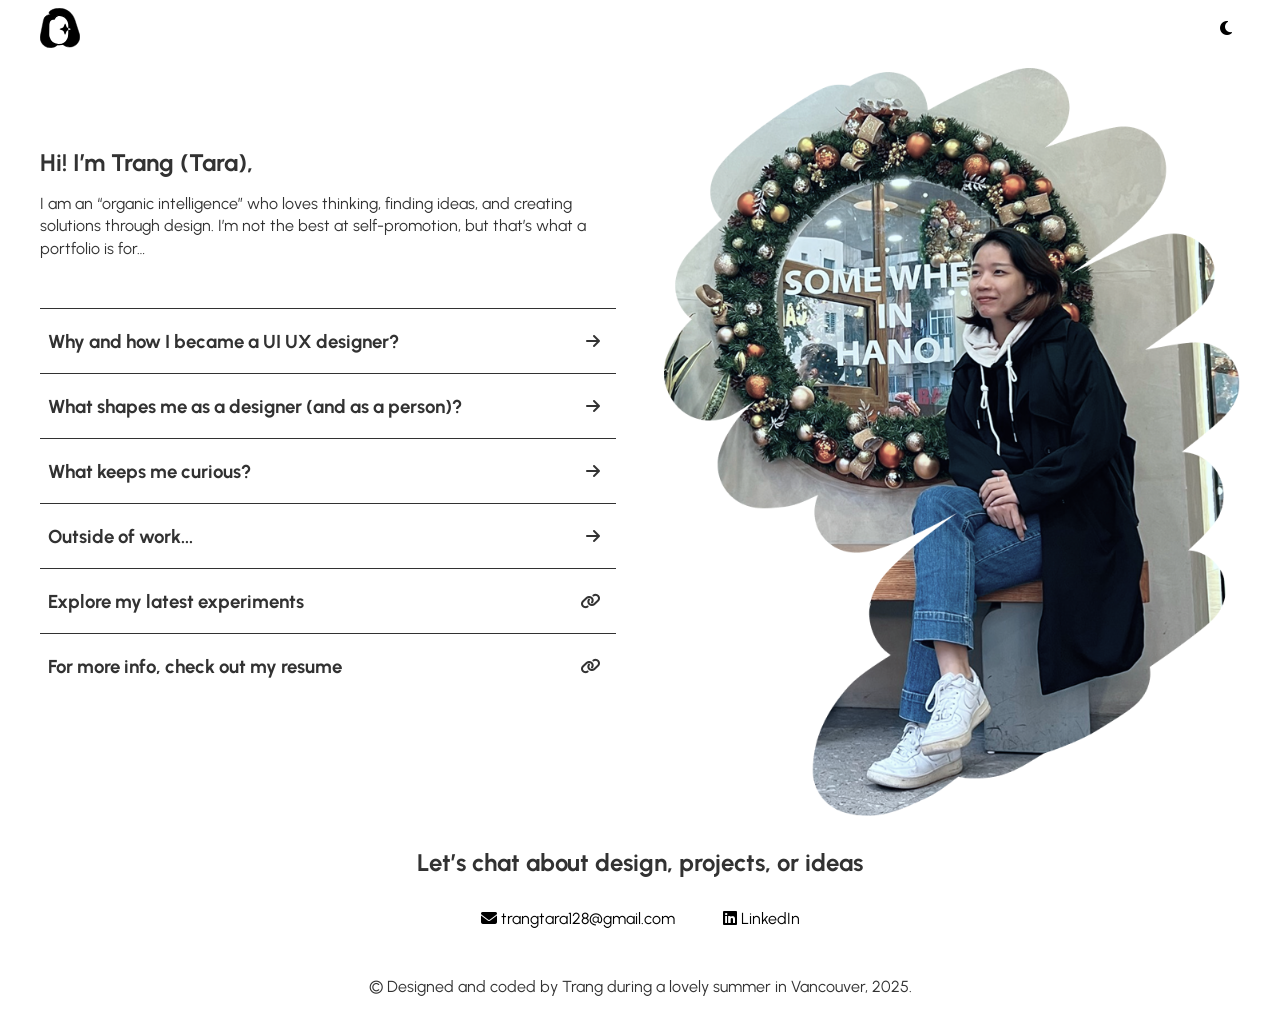
<file: about.html>
<!DOCTYPE html>
<html lang="en">
  <head>
    <meta charset="UTF-8" />
    <meta name="viewport" content="width=device-width, initial-scale=1.0" />

    <meta name="description" content="Welcome to Tara's personal website portfolio. I am an UI/UX Designer 5+ years in Branding and Project Management">
    <title>Trang Tara</title>
    <link rel="stylesheet" href="./css/about.css" />
    <script src="./Js/about.js" defer></script>

    <link rel="preconnect" href="https://fonts.googleapis.com" />
    <link rel="preconnect" href="https://fonts.gstatic.com" crossorigin />
    <link
      href="https://fonts.googleapis.com/css2?family=Nunito:ital,wght@0,200..1000;1,200..1000&family=Urbanist:ital,wght@0,100..900;1,100..900&display=swap"
      rel="stylesheet"
    />
    <link
      rel="stylesheet"
      href="https://cdnjs.cloudflare.com/ajax/libs/font-awesome/6.5.2/css/all.min.css"
      integrity="sha512-SnH5WK+bZxgPHs44uWIX+LLJAJ9/2PkPKZ5QiAj6Ta86w+fsb2TkcmfRyVX3pBnMFcV7oQPJkl9QevSCWr3W6A=="
      crossorigin="anonymous"
      referrerpolicy="no-referrer"
    />
    <link class="favicon" rel="icon" href="./images/favicon-dark.svg" type="image/svg+xml">
  </head>
  <body>
    <header>
      <nav class="header-nav nav" id="nav">
        <div class="header-nav-wrapper">
          <ul>
            <li class="li-menu-icon">
              <a class="menu-icon" href=""><i class="fa-solid fa-ellipsis-vertical"></i></a>
            </li>
            <li>
              <a href="./index.html">
                <img src="./images/logo.svg" alt="logo" /><span>tara</span></a
              >
            </li>
            <li>
              <a onclick=" alert(`Dark mode will be updated soon!`)"  id="darkmode" class="darkmode" href=""> <i class="fa-solid fa-moon"></i></a>
              <a id="lightmode" class="lightmode" href=""><i class="fa-solid fa-sun"></i></a>
            </li>
          </ul>
        </div>
      </nav>
    </header>
    <main>
      <section id="about-me">
        <div class="content-wrapper">
          <div class="intro-text">
            <h2>Hi! I’m Trang (Tara),</h2>
            <p>I am an “organic intelligence” who loves thinking, finding ideas, and creating solutions through design. I’m not the best at self-promotion, but that’s what a portfolio is for…</p>
          </div>
       
          <div class="questions">
            <div class="question-wrapper q1-wrapper">
              <div class="topic">
                <h3 >
                  Why and how I became a UI UX designer?
                </h3>
                <div class="arrow-icon icon1"><i class="fa-solid fa-arrow-right"></i></div>
              </div>
              <div class="answer1">
                <p>I did not know UI UX was a thing when I chose Marketing as my major in 2014. After graduating, I spent years working in marketing, utilizing my creativity and analytical mindset in connecting brands and customers. </br> </br>During that journey, I got the chance to overlook my brand’s applications (bodyKey app) and later become project manager for creating the Nutrilite Health Run app. And that’s when I realized:
              <span>Product design is at the intersection of all the strengths that I have discovered through my professional career</span></br></br>
              Despite the love for brand marketing, I found product design was the thing I wanted to pursue. Fast forward to now, I’m in Vancouver, working as a UI UX designer and sharpening my skills towards becoming a product designer in the future.
              </p>
              </div>
            </div>
            
            <div class="question-wrapper  q2-wrapper">
              <div class="topic">
                <h3 >
                  What shapes me as a designer (and as a person)?
                </h3>
                <div class="arrow-icon icon2"><i class="fa-solid fa-arrow-right"></i></div>
              </div>
              <div class="answer2">
                <p><span>Adaptable</span> <span> Practical</span> <span>Goal-oriented</span> </br></br>
                  Took me years of experimenting in different working environments, taking a broad range of responsibility, and analyzing feedback to condense into these 3 words that best describe me. These qualities make me a reliable team member, employee, leader, and friend. It also keeps me moving forward and becoming a better person and a better designer.

              </p>
              </div>
            </div>

              <div class="question-wrapper  q3-wrapper">
              <div class="topic">
                <h3 >
                  What keeps me curious?
                </h3>
                <div class="arrow-icon icon3"><i class="fa-solid fa-arrow-right"></i></div>
              </div>
              <div class="answer3">
                <p> I am not just interested in creating beautiful designs. I’m also curious about the whole process from creating to bringing that design to life, shifting the final product to users and customers. That’s what drives me in learning about programing alongside with design and aiming to become a product designer soon. 
              </p>
              </div>
            </div>

              <div class="question-wrapper  q4-wrapper">
              <div class="topic">
                <h3 >
                  Outside of work...
                </h3>
                <div class="arrow-icon icon4"><i class="fa-solid fa-arrow-right"></i></div>
              </div>
              <div class="answer4">
                <p> I’m all about <span>balance</span>: 
                 
                      sketching whatever inspires me, connecting with friends (through board games, coffee chat, and hiking), diving into movies, and enjoying the beauty of life through randomly admiring the world around me;  also a bit of  <span>self-improvement</span> like learning languages and building strength at the gym.

                </br>   </br> 
                你好，我现在在学汉语.
                
                </br> 
                Bonjour, je suis débutante en français.
                  

                      
                  
              </p>
              </div>
            </div>
            
             <div onclick=" window.open('/index.html#project')" class="more-projects">
              <div class="topic">
                <h3 >
                 Explore my latest experiments
                </h3>
                <div class="arrow-icon icon4"><i class="fa-solid fa-link"></i></div>
              </div>
            </div>

            <div onclick="window.open('./Trang_Resume.pdf', '_blank')">
              <div class="topic">
                <h3 >
                 For more info, check out my resume
                </h3>
                <div class="arrow-icon icon4"><i class="fa-solid fa-link"></i></i></div>
              </div>
            </div>
          </div>

        </div>

           <div class="img-wrapper">
          <img src="./images/about/hanoi.png" alt="hanoi photo">
        </div>
       
      </section>

      <section id="contact" class="contact">
        <div class="contact">
          <h2>Let’s chat about design, projects, or ideas</h2>
          <ul>
            <li>
              <a href="mailto:trangtara128@gmail.com" target="_blank"
                ><i class="fa-solid fa-envelope"></i>
                <span>trangtara128@gmail.com</span></a
              >
            </li>
            <li>
              <a href="https://www.linkedin.com/in/trang-tara/"
              target="_blank"  ><i class="fa-brands fa-linkedin"></i> <span>LinkedIn</span></a
              >
            </li>
          
          </ul>
        </div>
      </section>
    </main>
    <footer>
      <p>
        &copy; Designed and coded by Trang during a lovely summer in Vancouver,
        2025.
      </p>
    </footer>
  </body>
</html>
</file>
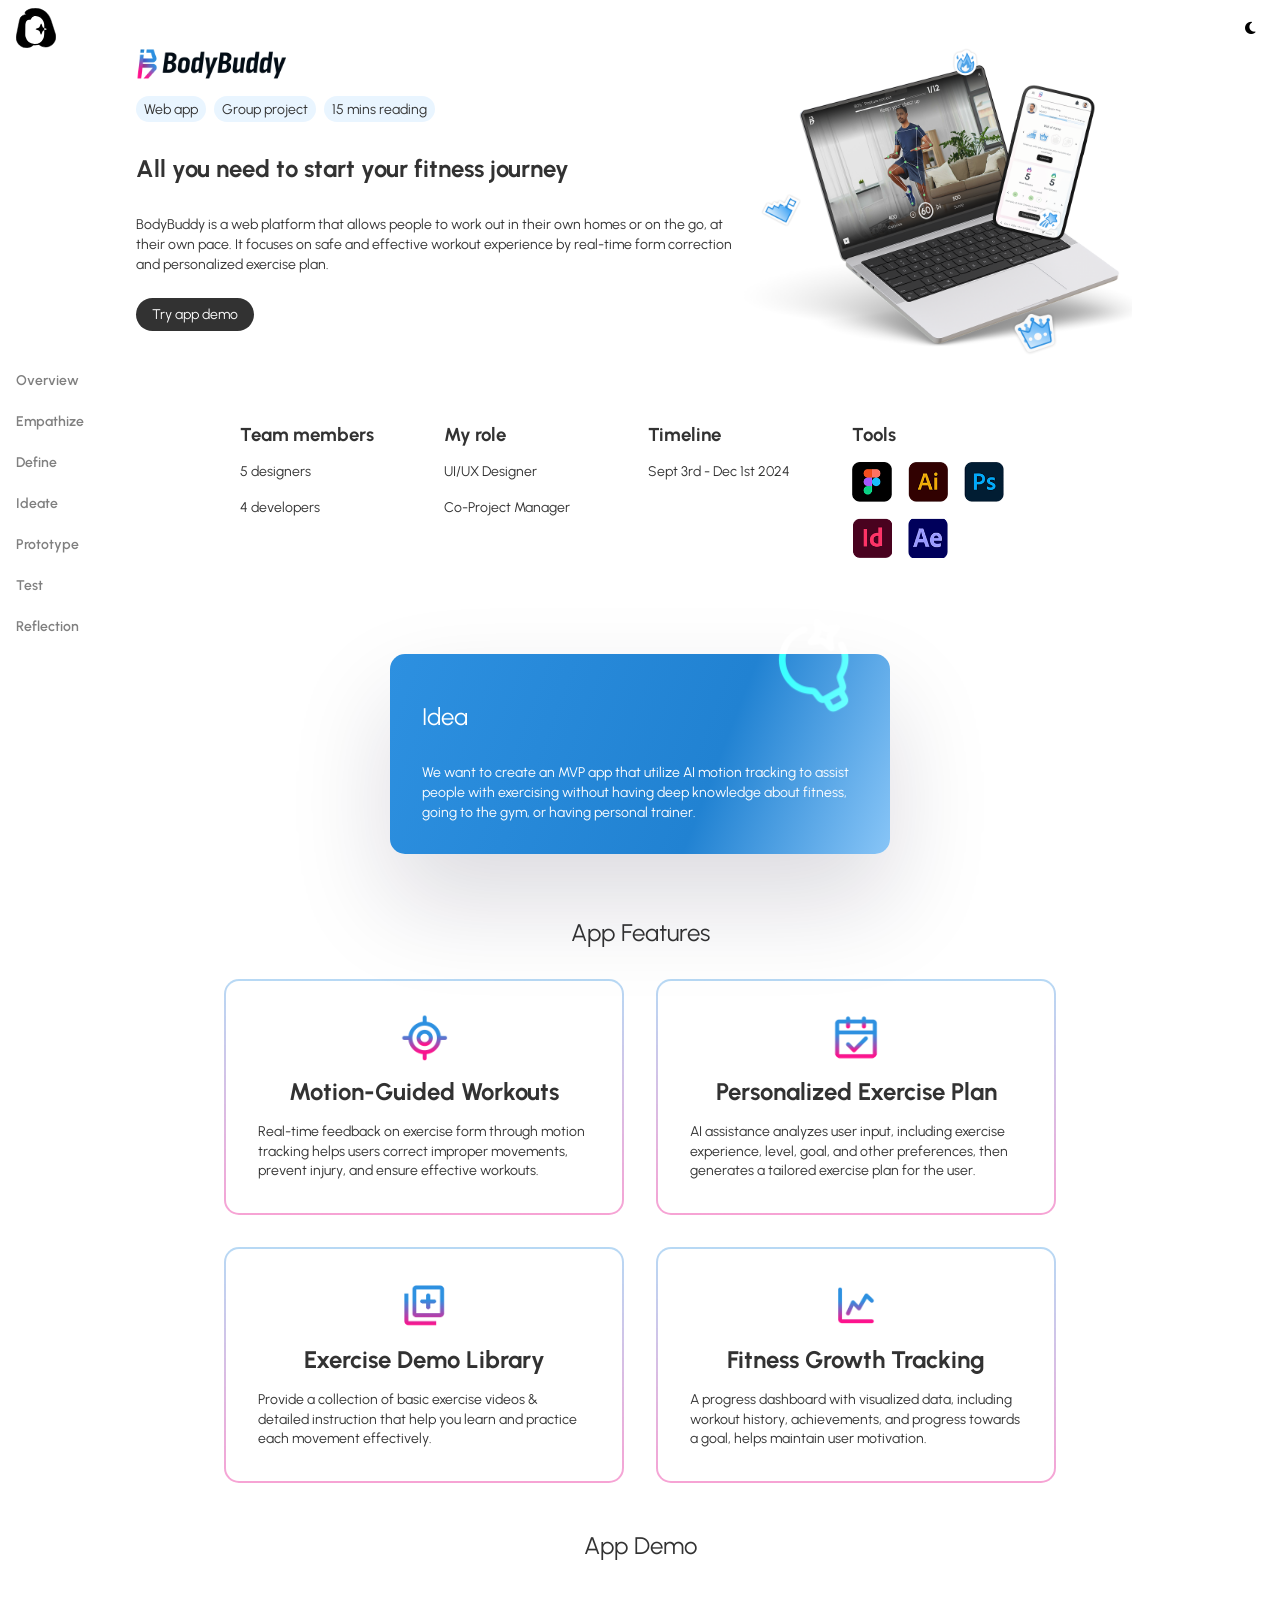
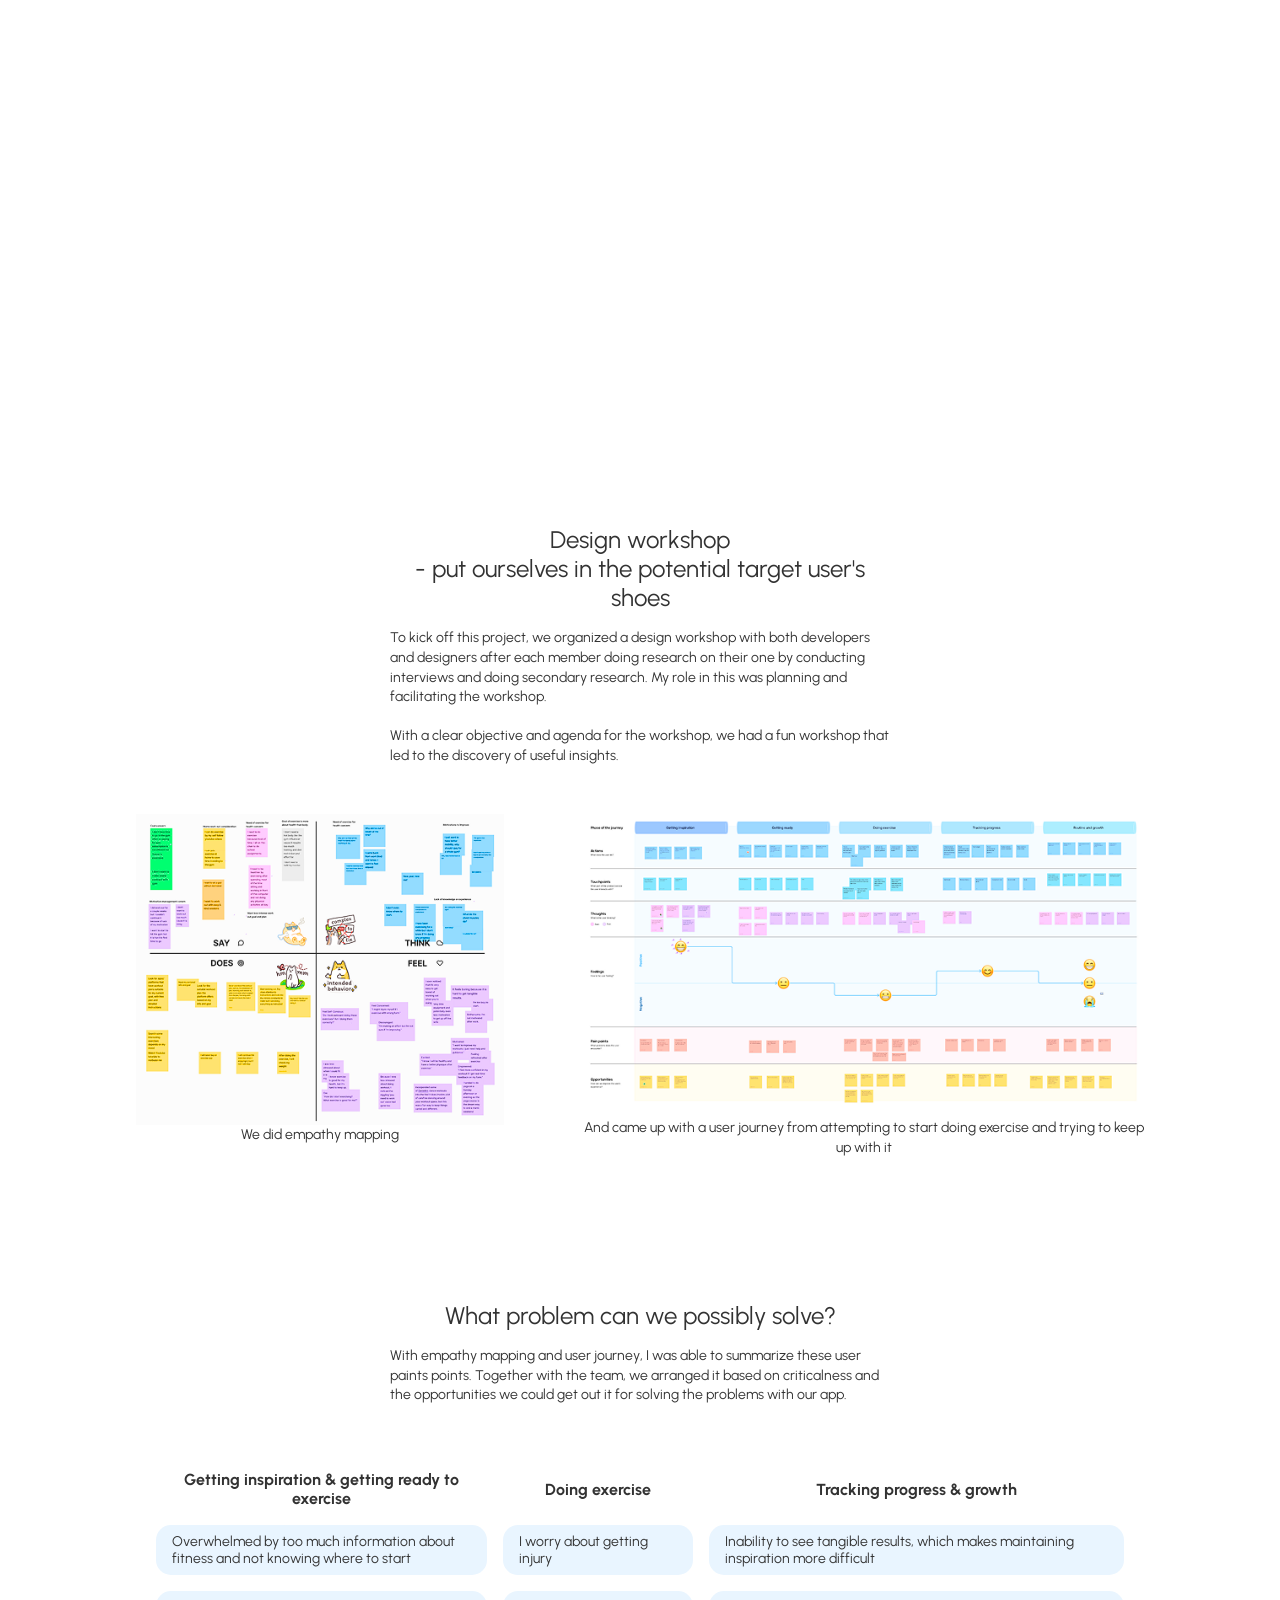
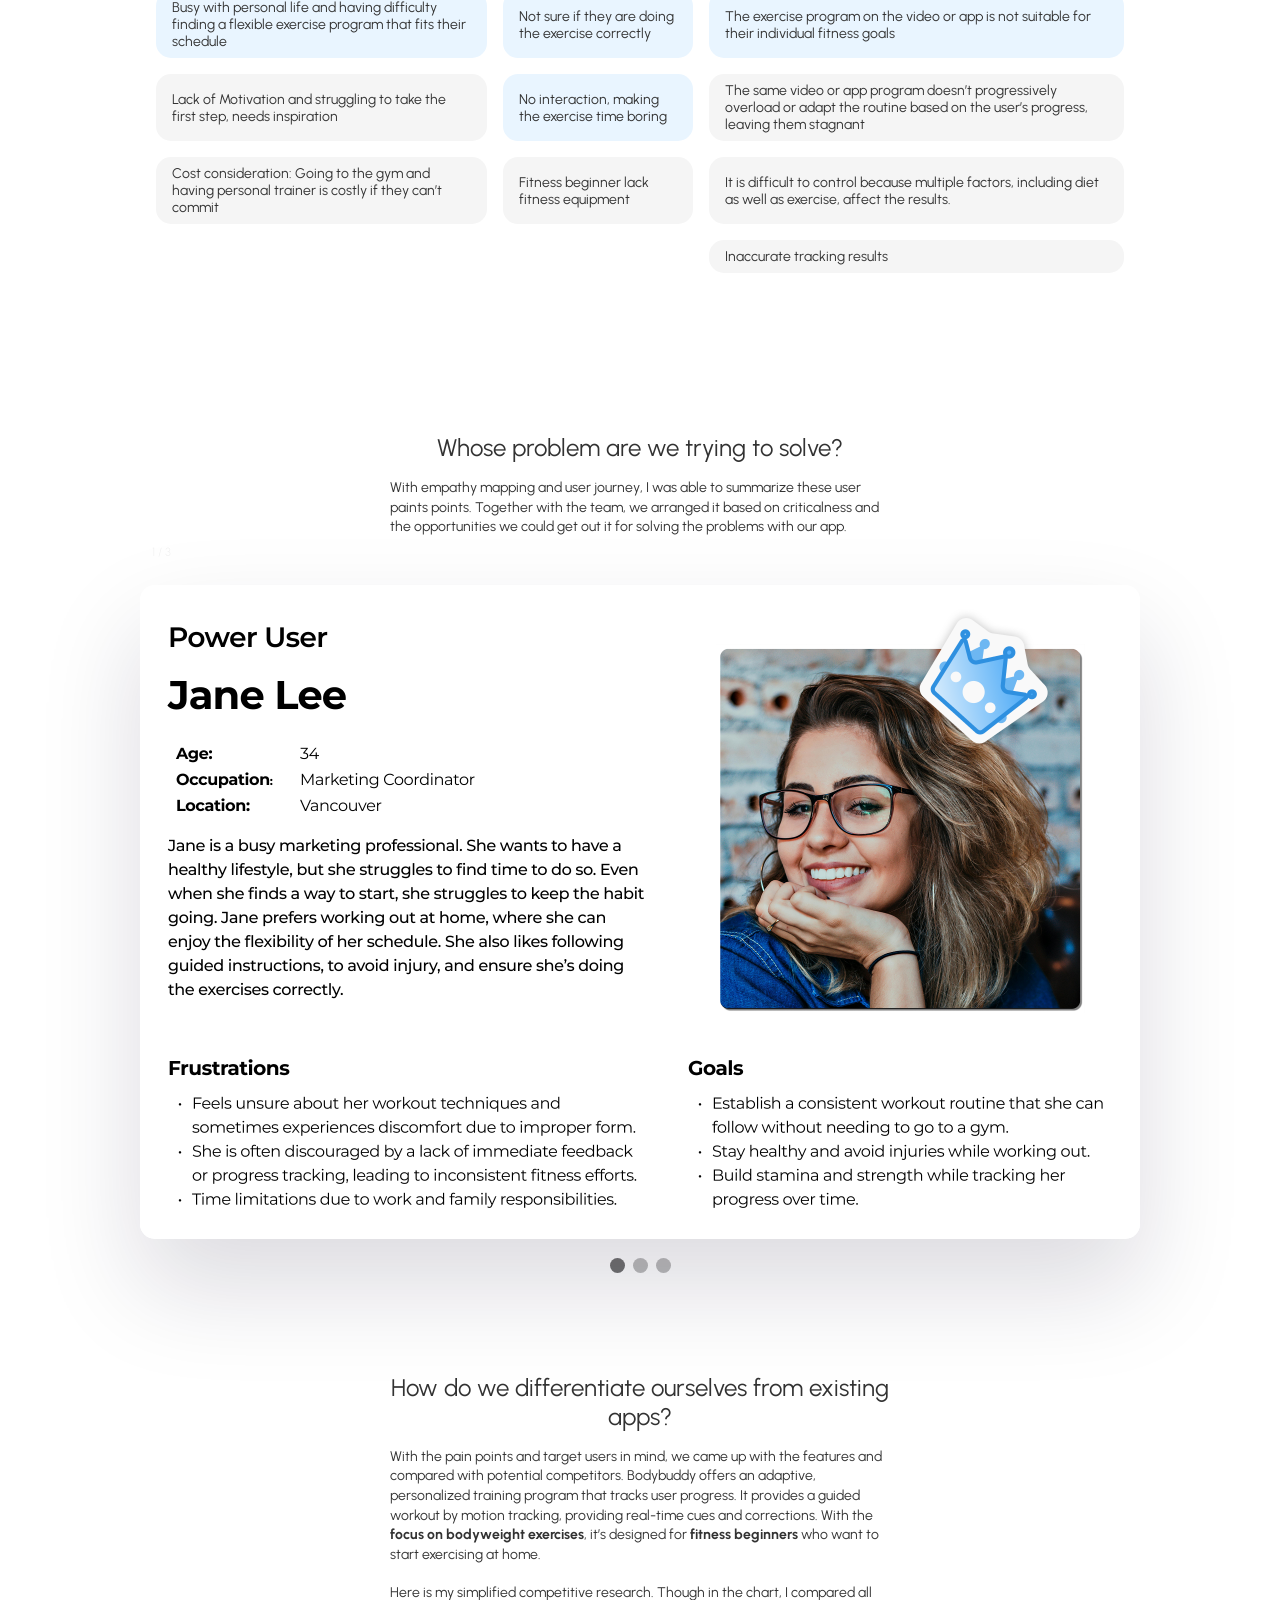
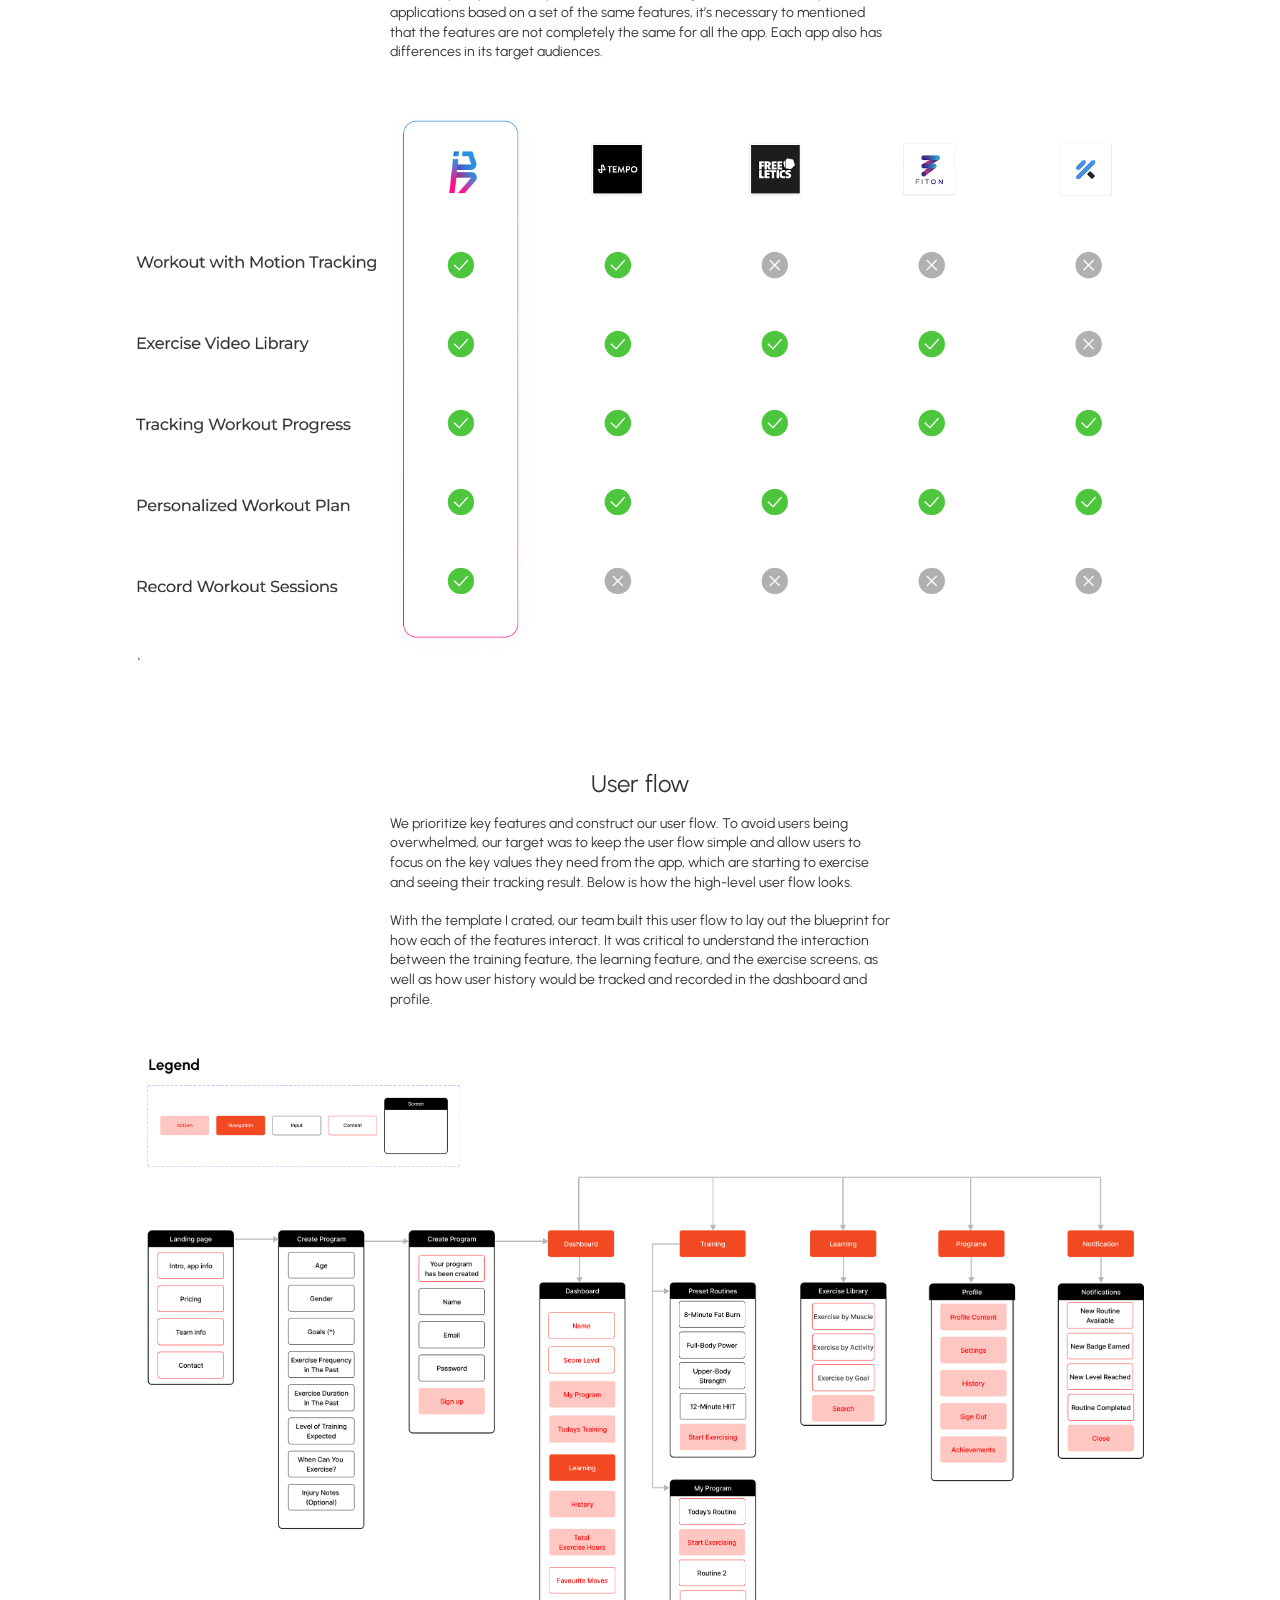
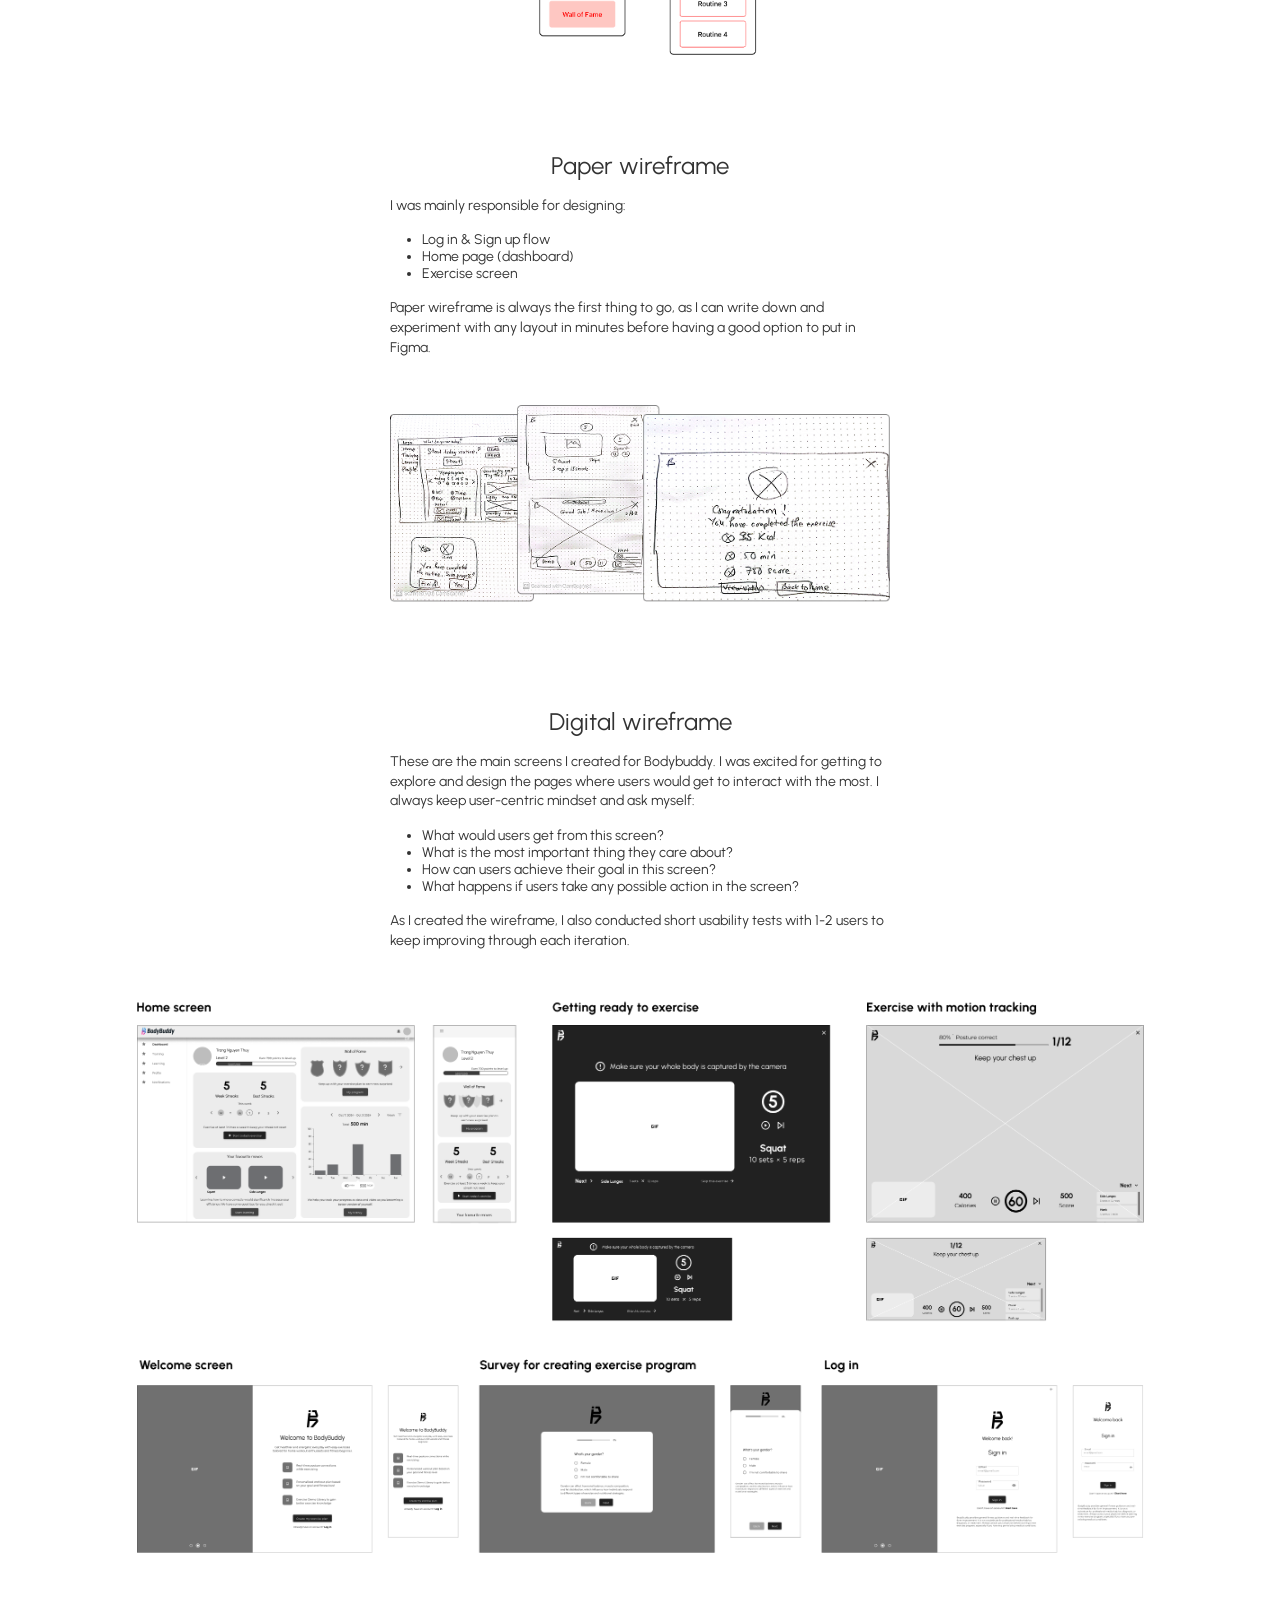
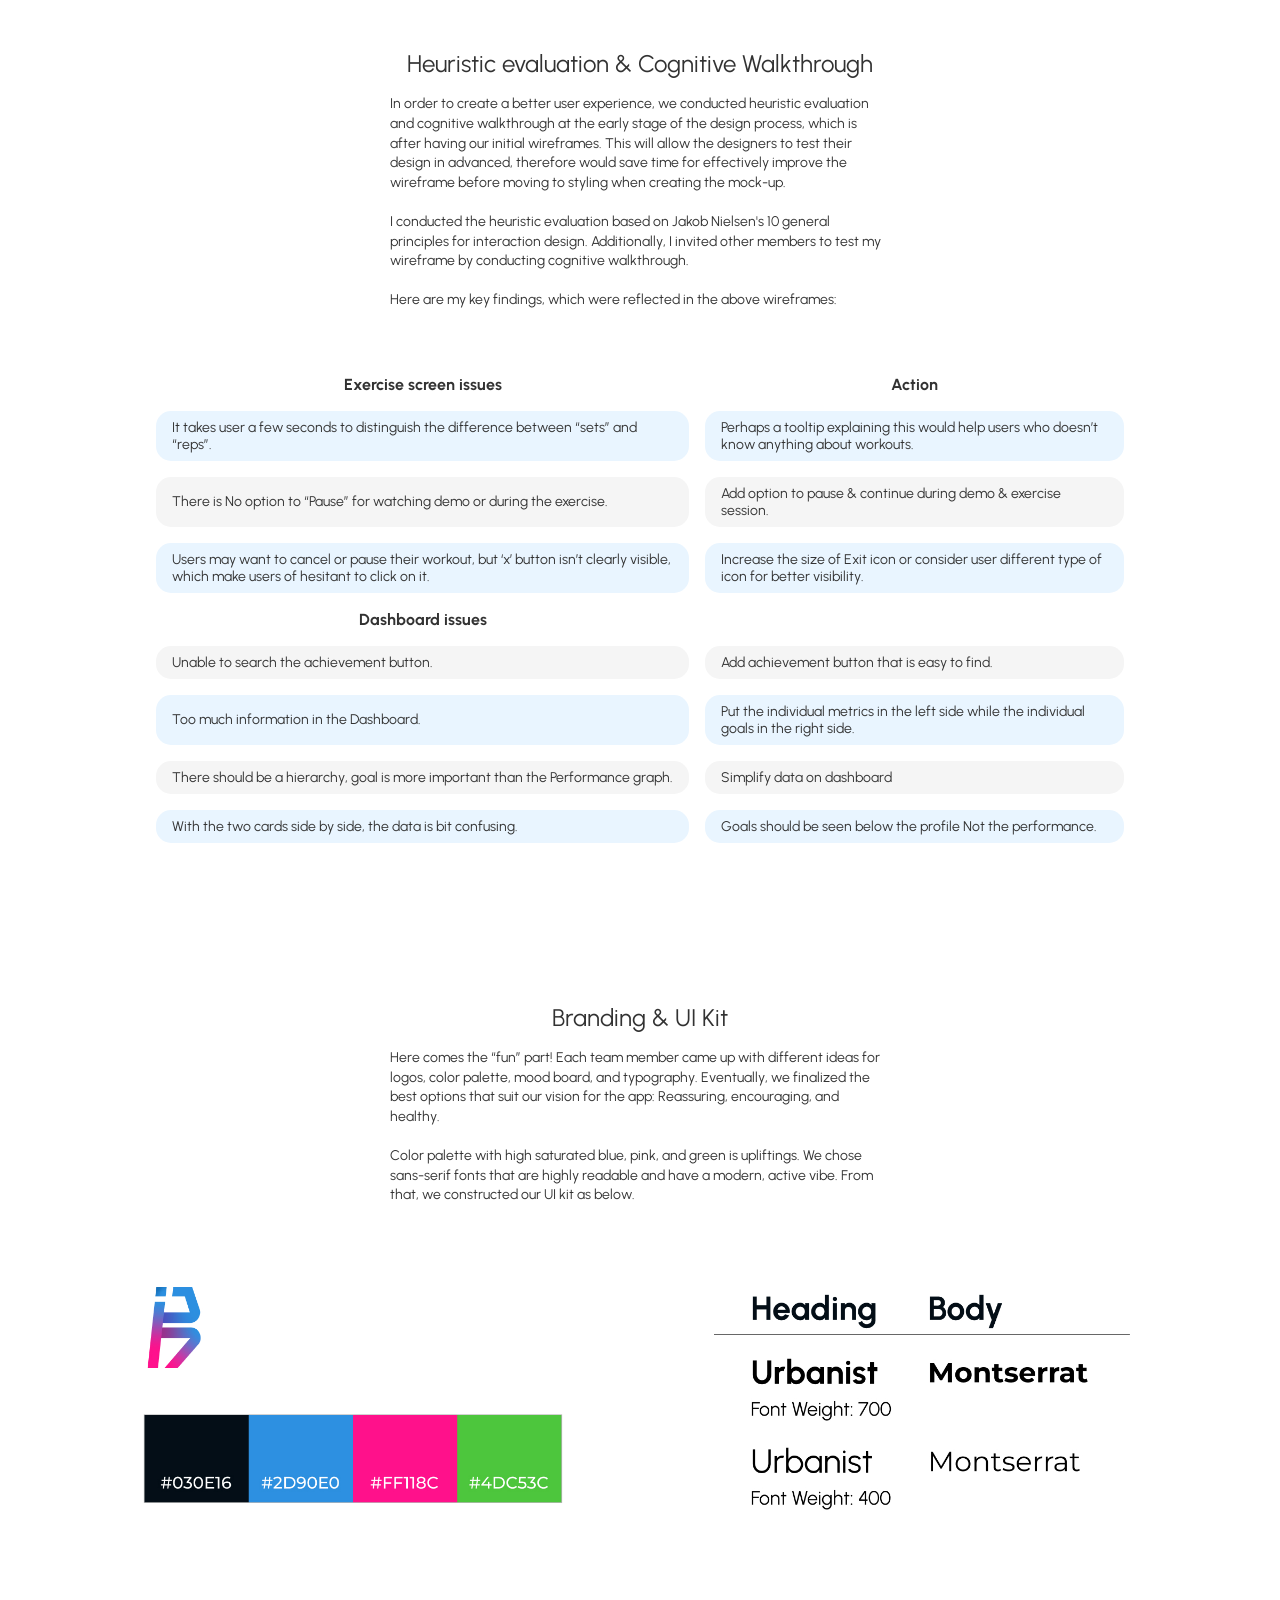
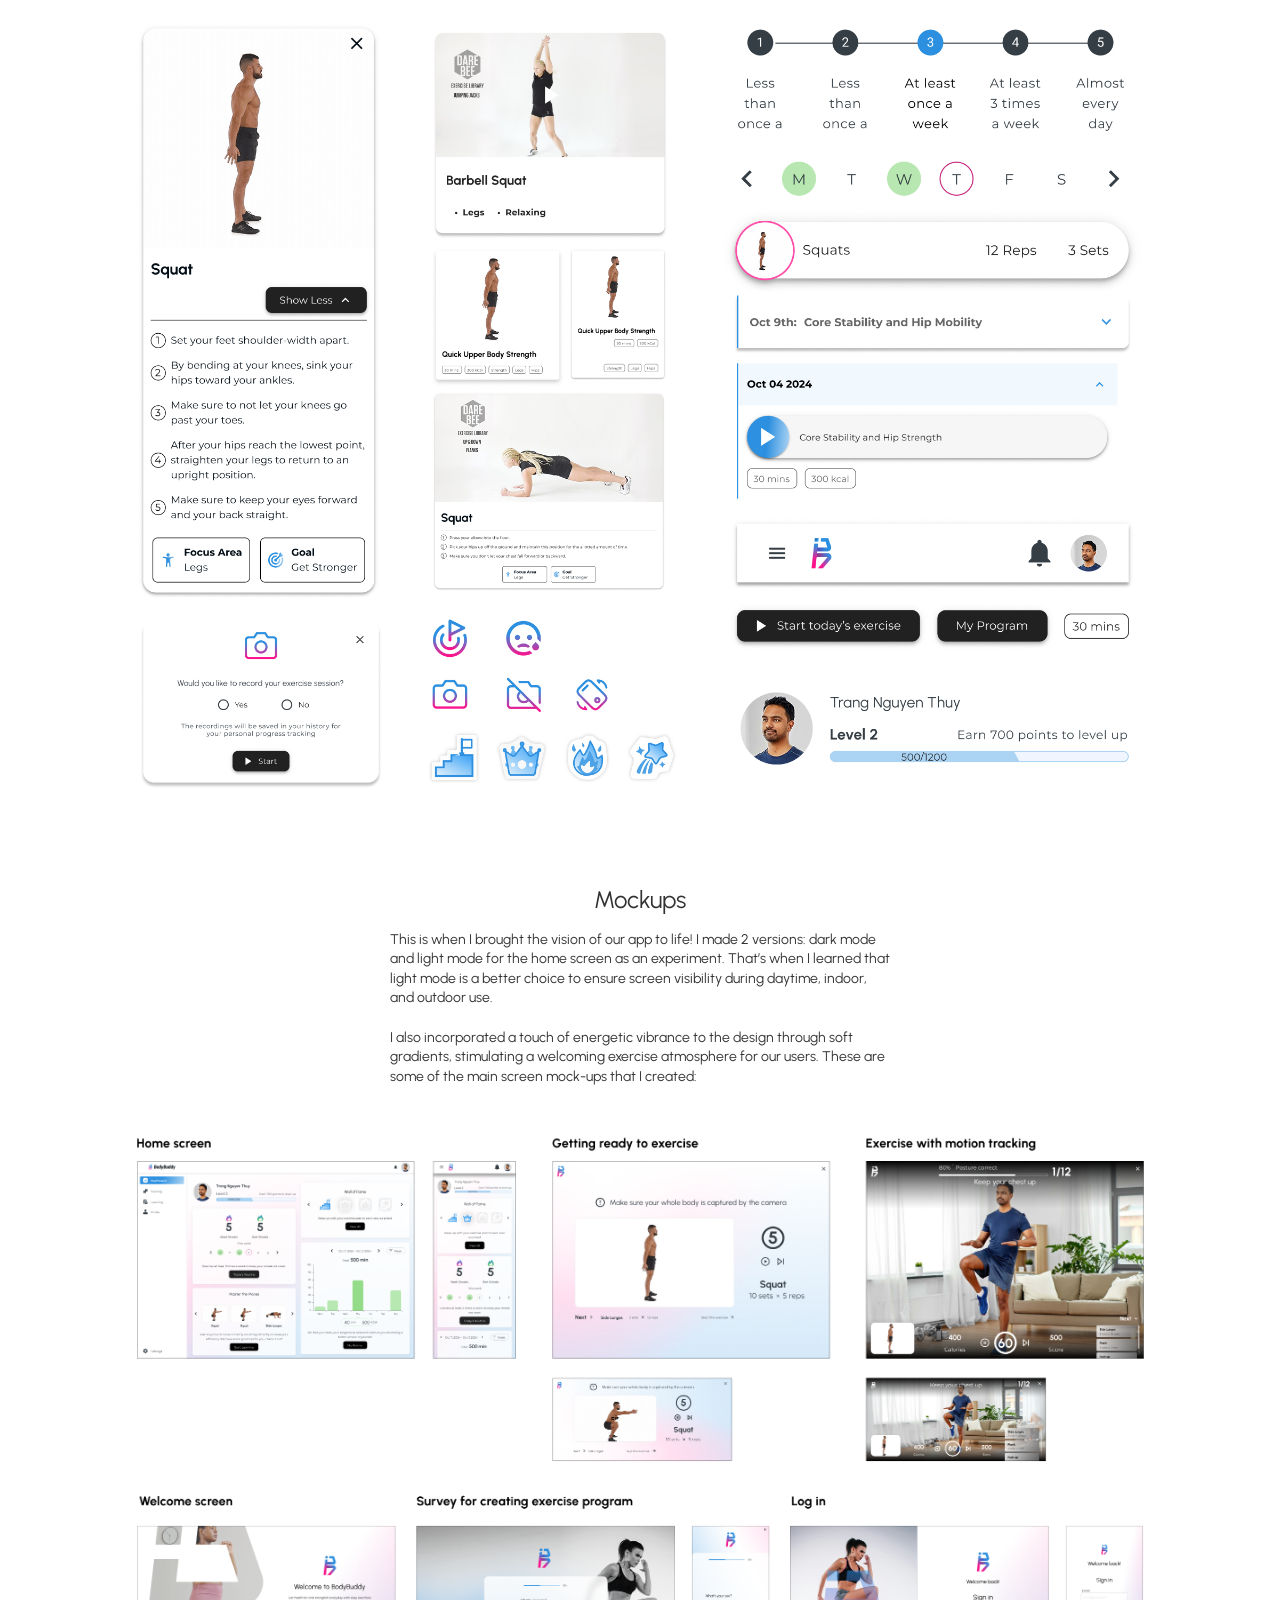
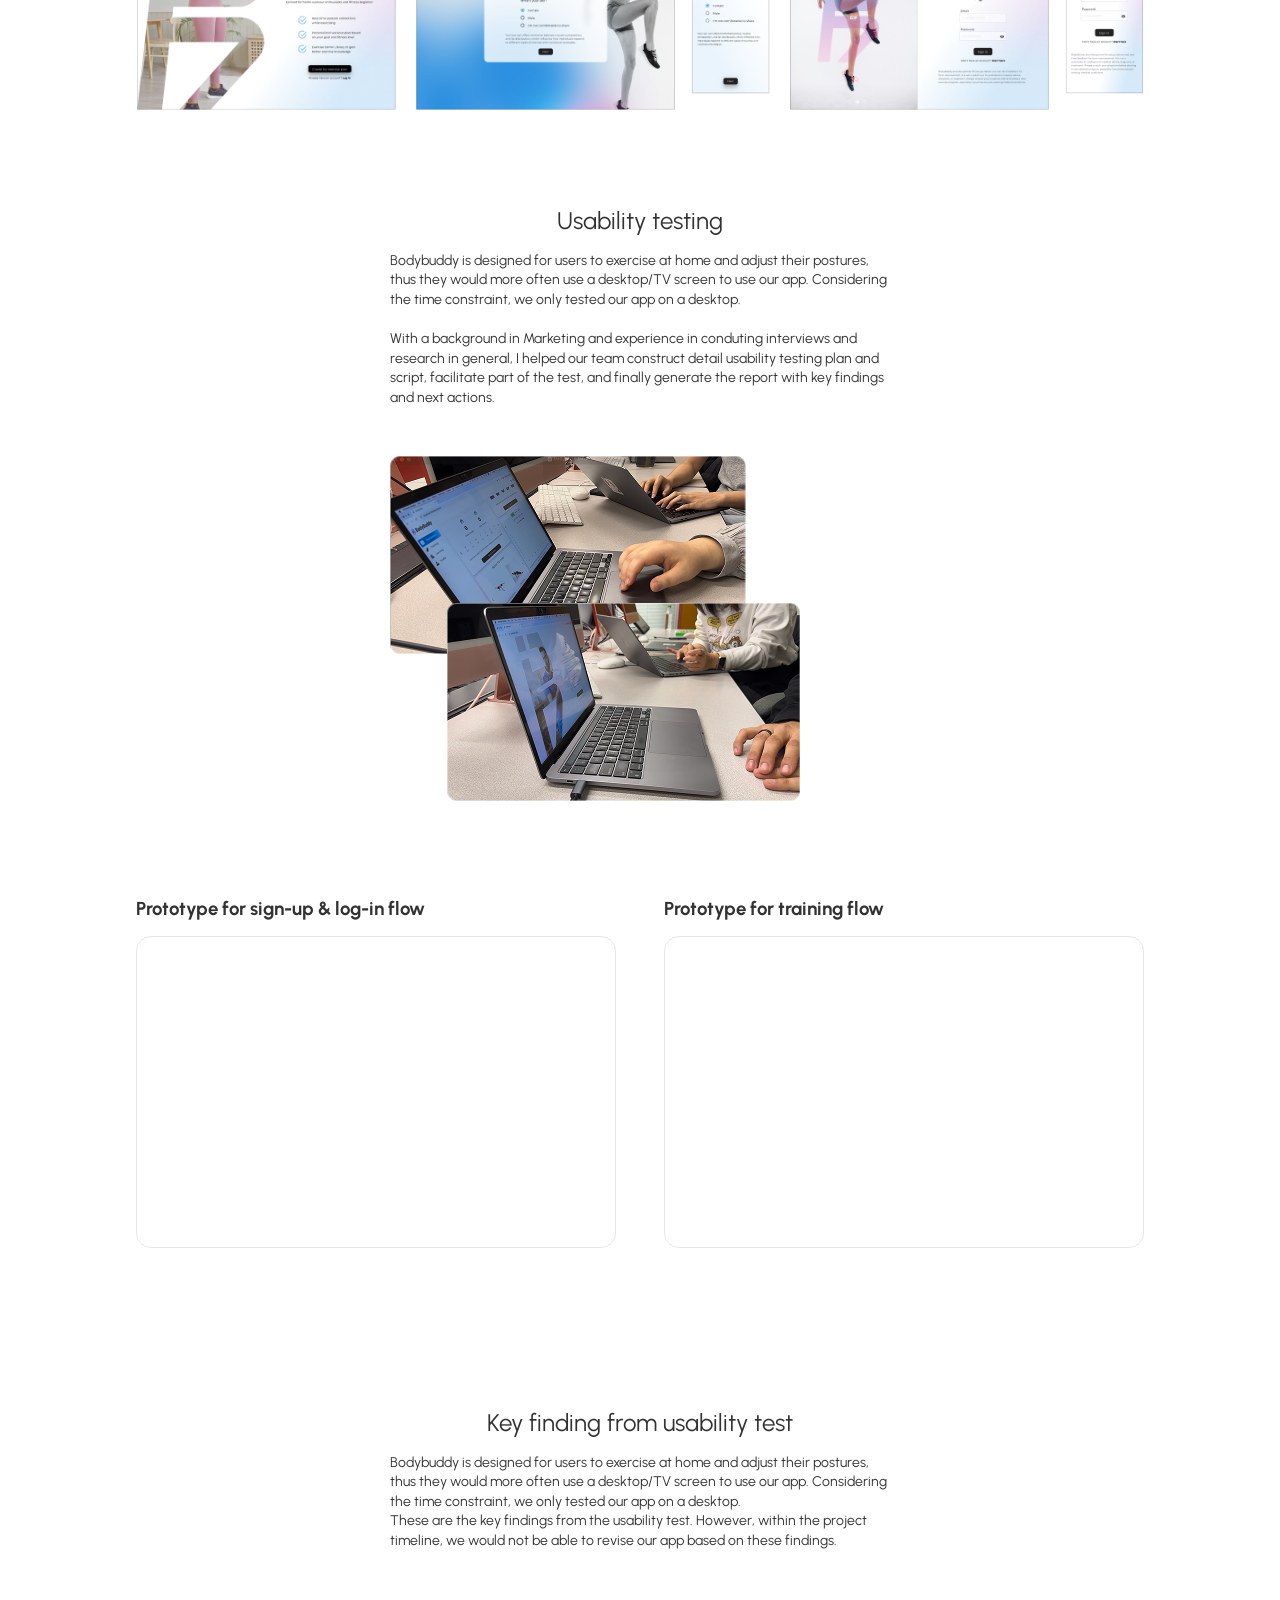
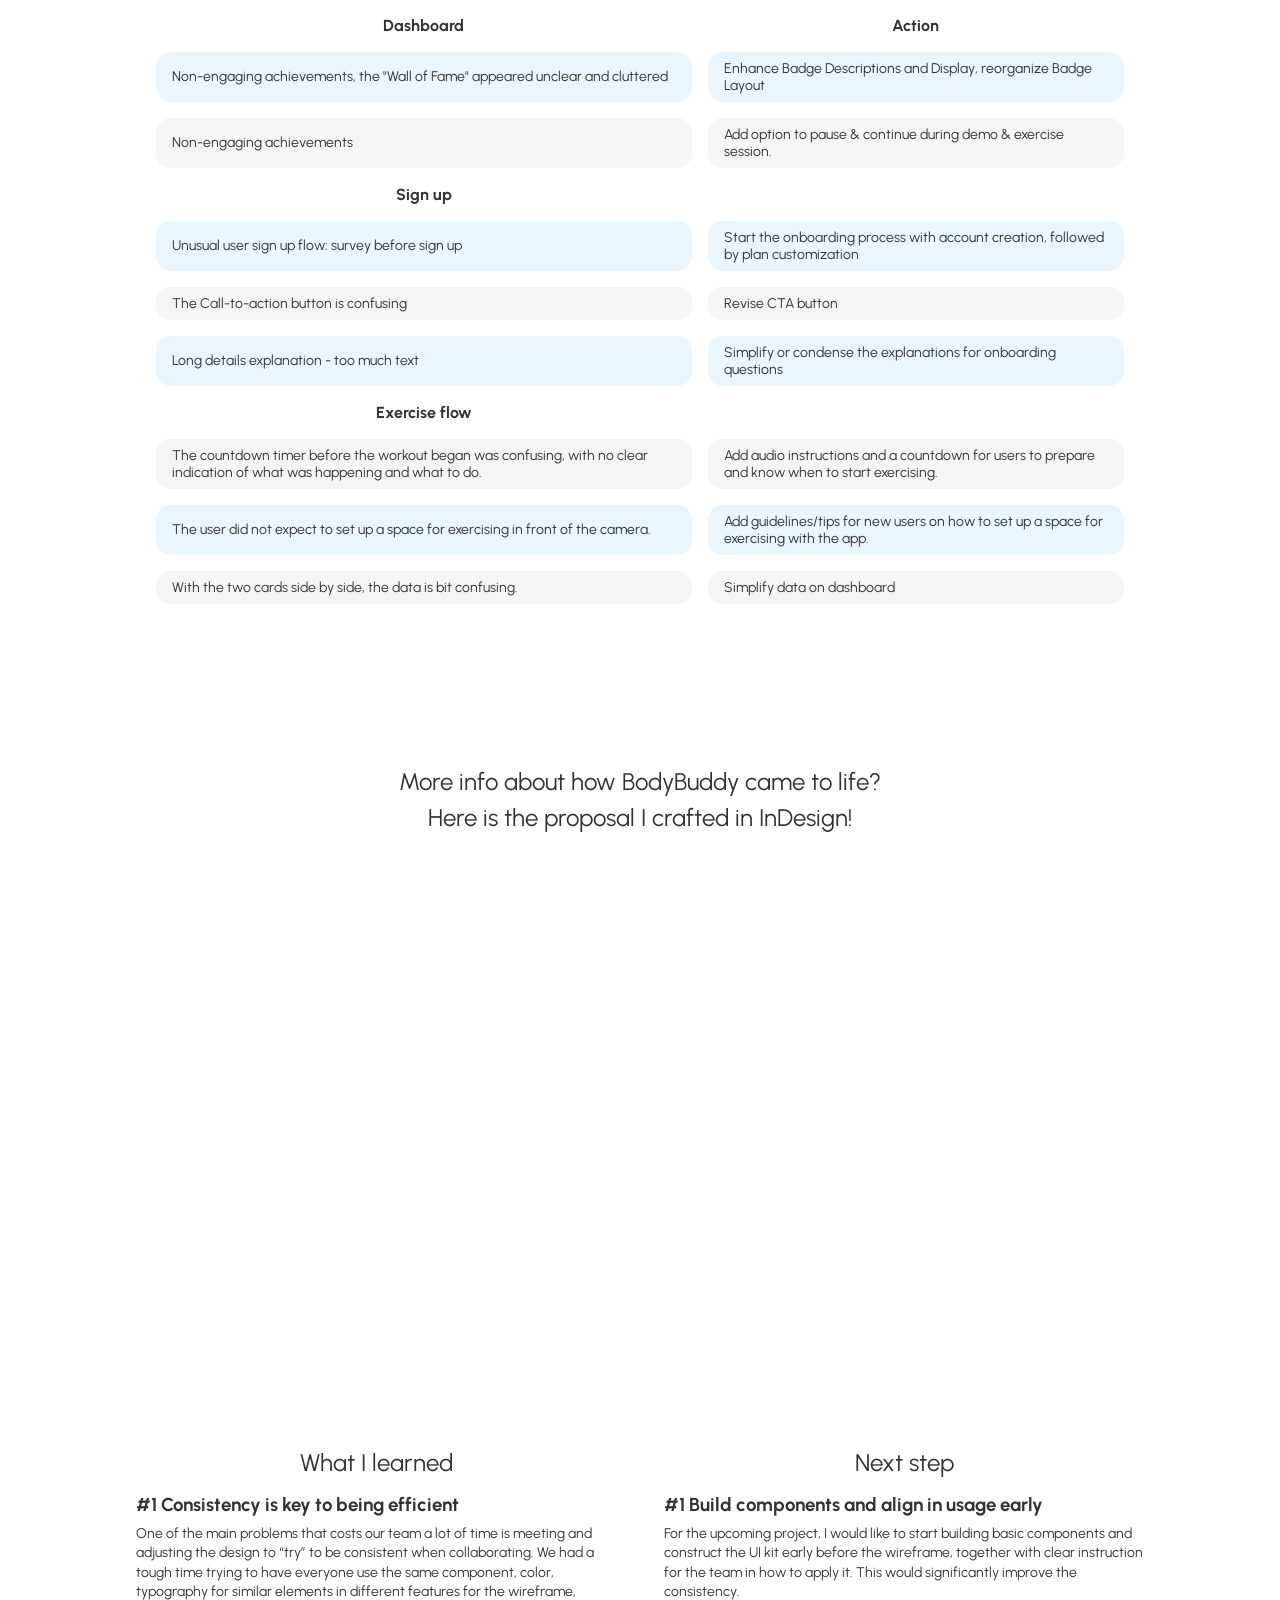
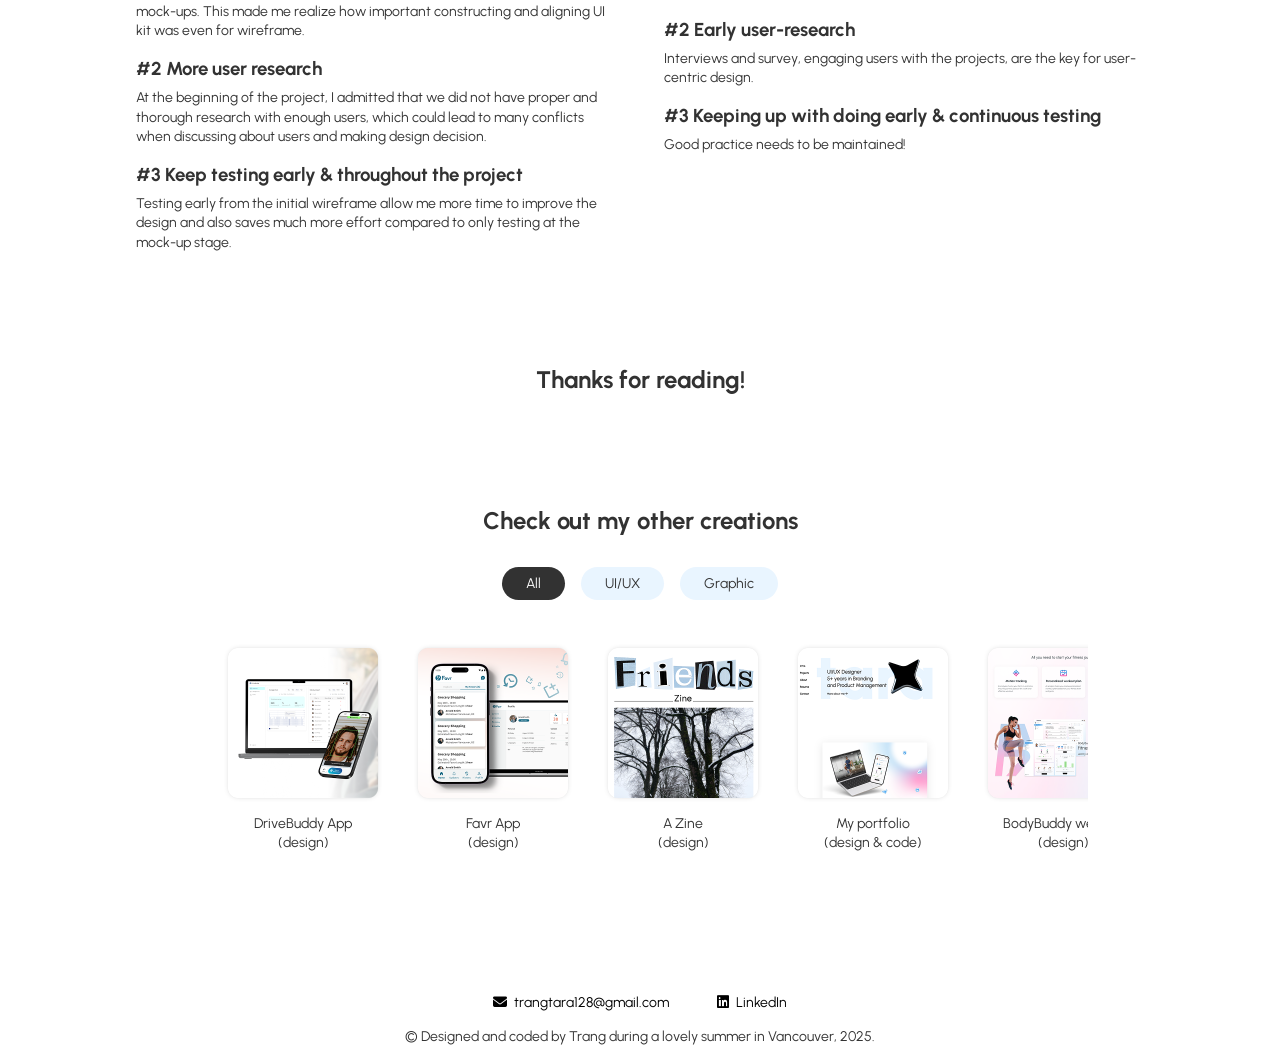
<file: bodybuddy.html>
<!DOCTYPE html>
<html lang="en">
  <head>
    <meta charset="UTF-8" />
    <meta name="viewport" content="width=device-width, initial-scale=1.0" />

    <meta name="description" content="Welcome to Tara's personal website portfolio. I am an UI/UX Designer 5+ years in Branding and Project Management">
    <title>Trang Tara - Bodybuddy</title>
    <link rel="stylesheet" href="/css/bodybuddy.css" />
    <script src="/Js/bodybuddy.js" defer></script>

    <link rel="preconnect" href="https://fonts.googleapis.com" />
    <link rel="preconnect" href="https://fonts.gstatic.com" crossorigin />
    <link
      href="https://fonts.googleapis.com/css2?family=Nunito:ital,wght@0,200..1000;1,200..1000&family=Urbanist:ital,wght@0,100..900;1,100..900&display=swap"
      rel="stylesheet"
    />
    <link
      rel="stylesheet"
      href="https://cdnjs.cloudflare.com/ajax/libs/font-awesome/6.5.2/css/all.min.css"
      integrity="sha512-SnH5WK+bZxgPHs44uWIX+LLJAJ9/2PkPKZ5QiAj6Ta86w+fsb2TkcmfRyVX3pBnMFcV7oQPJkl9QevSCWr3W6A=="
      crossorigin="anonymous"
      referrerpolicy="no-referrer"
    />
    <link class="favicon" rel="icon" href="./images/favicon-dark.svg" type="image/svg+xml">
  </head>
  <body>
    <header>
      <nav class="header-nav nav" id="nav">
        <div class="header-nav-wrapper">
          <ul>
            <li class="li-menu-icon">
              <a class="menu-icon" href=""><i class="fa-solid fa-ellipsis-vertical"></i></a>
            </li>
            <li>
              <a href="./index.html">
                <img src="./images/logo.svg" alt="logo" /><span>tara</span></a
              >
            </li>
            <li>
              <a onclick=" alert(`Dark mode will be updated soon!`)"  id="darkmode" class="darkmode" href=""> <i class="fa-solid fa-moon"></i></a>
              <a id="lightmode" class="lightmode" href=""><i class="fa-solid fa-sun"></i></a>
            </li>
          </ul>
        </div>
      </nav>
    </header>
    <main>
      <nav class="nav-menu">
        <ul>
          <li class="overviewLi">
            <a  href="#">Overview</a>
            <img src="./images/logo.svg" alt="logo" />
          </li>
          <li class="empathizeLi">
            <a  href="#empathize">Empathize</a>
            <img class="hover-menu-icon" src="./images/logo.svg" alt="logo" />
          </li>
          <li class="defineLi">
            <a href="#define">Define</a>
            <img class="hover-menu-icon" src="./images/logo.svg" alt="logo" />
          </li>
          <li class="ideateLi">
            <a href="#ideate" >Ideate</a>
            <img class="hover-menu-icon" src="./images/logo.svg" alt="logo" />
          </li>
          <li class="prototypeLi">
            <a href="#prototype">Prototype</a>
            <img class="hover-menu-icon" src="./images/logo.svg" alt="logo" />
          </li>
           <li class="testLi">
            <a href="#test">Test</a>
            <img class="hover-menu-icon" src="./images/logo.svg" alt="logo" />
          </li>
           <li class="reflectionLi">
            <a href="#reflection">Reflection</a>
            <img class="hover-menu-icon" src="./images/logo.svg" alt="logo" />
          </li>
        </ul>
      </nav>
     
      <section id="overview" >
        <div class="hero-wrapper">
          <div class="content-overview">
            <img src="/images/bodybuddy/bodybuddylogo.jpg" alt="bodybuddy logo">
          
            <div class="chips">
                  <p> <!--  <img src="/images/bodybuddy/icons/web.png" alt="web icon"> --> Web app</p>
                  <p> <!-- <img src="/images/bodybuddy/icons/book.png" alt="book icon"> --> Group project</p>
                  <p> <!-- <img src="/images/bodybuddy/icons/time.png" alt="time icon"> --> 15 mins reading</p>
            </div>
            <h1>All you need to start your fitness journey</h1>
            <p>BodyBuddy is a web platform that allows people to work out in their own homes or on the go, at their own pace. It focuses on safe and effective workout experience by real-time form correction and personalized exercise plan.</p>
            <a class="view-more" href="./bodybuddy-website.html">Try app demo</a>
          </div>
          <div class="image-overview">
            <img  class="demo-img" src="/images/bodybuddy/hero-image.png" alt="hero image">
        </div>

        </div>
        <div class="project-info">
          <div class="team-member">
            <h3>Team members</h3>
            <p>5 designers</p>
            <p>4 developers</p>
          </div>
          <div>
            <h3>My role</h3>
            <p>UI/UX Designer</p>
            <p>Co-Project Manager</p>
          </div>
          <div>
            <h3>Timeline</h3>
            <p>Sept 3rd - Dec 1st 2024 </p>
          </div>
          <div class="tools">
            <h3>Tools</h3>
            <div class="tools-wrapper">
              
                <img src="./images/bodybuddy/figma.png" alt="fimag logo">
                
              
            
                <img src="./images/bodybuddy/ai.png" alt="ilustrator icon">
               
             
                <img src="./images/bodybuddy/ps.png" alt="photoshop icon">
               
            
                <img src="./images/bodybuddy/id.png" alt="indesign icon">
               
          
                <img src="./images/bodybuddy/ae.png" alt="after effect icon">
           
              </div>
            </div>
          </div>
        </div>

        <div class="idea">
            <h2>Idea</h2>
            <p>We want to create an MVP app that utilize AI motion tracking to assist people with exercising without having deep knowledge about fitness, going to the gym, or having personal trainer.</p>
   
          <img src="./images/bodybuddy/icons/lightbub.png" alt="lightbub icon">
        </div>

        <div class="app-feature">
          <h2>App Features</h2>
          <div class="features">
            <div>
              <img src="./images/bodybuddy/icons/feature1.png" alt="feature1 icon">
              <h3>Motion-Guided Workouts</h3>
              <p>Real-time feedback on exercise form through motion tracking helps users correct improper movements, prevent injury, and ensure effective workouts.</p>
            </div>
            <div>
              <img src="./images/bodybuddy/icons/feature2.png" alt="feature2 icon">
              <h3>Personalized Exercise Plan</h3>
              <p>AI assistance analyzes user input, including exercise experience, level, goal, and other preferences, then generates a tailored exercise plan for the user.</p>
            </div>
            <div>
              <img src="./images/bodybuddy/icons/feature3.png" alt="feature3 icon">
              <h3>Exercise Demo Library</h3>
              <p>Provide a collection of basic exercise videos & detailed instruction that help you learn and practice each movement effectively.</p>
            </div>
            <div>
              <img src="./images/bodybuddy/icons/feature4.png" alt="feature4 icon">
              <h3>Fitness Growth Tracking</h3>
              <p>A progress dashboard with visualized data, including workout history, achievements, and progress towards a goal, helps maintain user  motivation.</p>
            </div>
          </div>
        </div>

        <div class="app-demo">
          <h2>App Demo</h2>

            <div class="iframe-wrapper">

             <iframe width="100%" height="315" src="https://www.youtube.com/embed/lzdfMLTifJY?si=7JnUYSHvxz2LNHWb" title="YouTube video player" frameborder="0" allow="accelerometer; autoplay; clipboard-write; encrypted-media; gyroscope; picture-in-picture; web-share" referrerpolicy="strict-origin-when-cross-origin" allowfullscreen></iframe>
            </div>
        </div>

      </section>
      <section id="empathize">
        <div class="description">
          <h2>Design workshop </br>
          - put ourselves in the potential target user's shoes</h2>
          <p>To kick off this project, we organized a design workshop with both developers and designers after each member doing research on their one by conducting interviews and doing secondary research. My role in this was planning and facilitating the workshop.
          </br></br> With a clear objective and agenda for the workshop, we had a fun workshop that led to the discovery of useful insights. </p>
        </div>

        <div class="design-workshop-img">
          <div>
            <img  src="./images/bodybuddy/empathymapping.png" alt="empathy map">
            <p>We did empathy mapping</p>
          </div>
          <div>
            <img src="./images/bodybuddy/userjourney.png" alt="user journey">
            <p>And came up with a user journey from attempting to start doing exercise and trying to keep up with it</p>
          </div>
        </div>
      </section>
      <section id="define">
         <div class="description">
           <h2>What problem can we possibly solve?</h2>
                   <p>With empathy mapping and user journey, I was able to summarize these user paints points.  Together with the team, we arranged it based on criticalness and the opportunities we could get out it for solving the problems with our app.</p>
         </div>
        
        <div class="table-wrapper">
          <table class="ideate-table">
            <tr>
              <th>Getting inspiration & getting ready to exercise</th>
              <th>
                Doing exercise
              </th>
              <th>Tracking progress & growth</th>
            </tr>
            <tbody>
            <tr>
              <td class="highlight">Overwhelmed by too much information about fitness and not knowing where to start </td>
              <td class="highlight">I worry about getting injury</td>
              <td class="highlight">Inability to see tangible results, which makes maintaining inspiration more difficult</td>
            </tr>
            <tr>
              <td class="highlight">Busy with personal life and having difficulty finding a flexible exercise program that fits their schedule</td>
              <td class="highlight">Not sure if they are doing the exercise correctly</td>
              <td class="highlight">The exercise program on the video or app is not suitable for their individual fitness goals</td>
            </tr>
            <tr>
              <td>Lack of Motivation and struggling to take the first step, needs inspiration</td>
              <td class="highlight">No interaction, making the exercise time boring</td>
              <td>The same video or app program doesn’t progressively overload or adapt the routine based on the user’s progress, leaving them stagnant</td>
            </tr>
            <tr>
              <td>Cost consideration: Going to the gym and having personal trainer is costly if they can’t commit</td>
              <td>Fitness beginner lack fitness equipment</td>
              <td>It is difficult to control because multiple factors, including diet as well as exercise, affect the results.</td>
            </tr>
            <tr>
              <td class="nodata"></td>
              <td class="nodata"></td>
              <td>Inaccurate tracking results</td>
            </tr>
            </tbody>
          
          </table>
        </div>

        <div class="description">
          <h2>Whose problem are we trying to solve?</h2>
          <p>With empathy mapping and user journey, I was able to summarize these user paints points.  Together with the team, we arranged it based on criticalness and the opportunities we could get out it for solving the problems with our app.</p>
        </div>


<div class="slideshow-container">

  <!-- Full-width images with number and caption text -->
  <div class="mySlides fade">
    <div class="numbertext">1 / 3</div>
    <img onclick="this.requestFullscreen()" src="./images/bodybuddy/power-user.png" style="width:100%" alt="power-user">
    <!-- <div class="text">Caption Text</div> -->
  </div>

  <div class="mySlides fade">
    <div class="numbertext">2 / 3</div>
    <img onclick="this.requestFullscreen()" src="./images/bodybuddy/average-user.png" style="width:100%" alt="average-user">
    <!-- <div class="text">Caption Two</div> -->
  </div>

  <div class="mySlides fade">
    <div class="numbertext">3 / 3</div>
    <img onclick="this.requestFullscreen()" src="./images/bodybuddy/casual-user.png" style="width:100%" alt="casual-user">
    <!-- <div class="text">Caption Three</div> -->
  </div>

  <!-- Next and previous buttons -->
  <a class="prev" onclick="plusSlides(-1)">&#10094;</a>
  <a class="next" onclick="plusSlides(1)">&#10095;</a>
</div>
<br>

<!-- The dots/circles -->
<div style="text-align:center">
  <span class="dot" onclick="currentSlide(1)"></span>
  <span class="dot" onclick="currentSlide(2)"></span>
  <span class="dot" onclick="currentSlide(3)"></span>
</div>
      <div class="competitor-research">

      
        <div class="description">
          <h2>How do we differentiate ourselves from existing apps?</h2>
          <p>With the pain points and target users in mind, we came up with the features and compared with potential competitors. Bodybuddy offers an adaptive, personalized training program that tracks user progress. It provides a guided workout by motion tracking, providing real-time cues and corrections. With the <span>focus on bodyweight exercises</span>, it’s designed for <span>fitness beginners</span> who want to start exercising at home.</p> </br>

          <p>Here is my simplified competitive research. Though in the chart, I compared all applications based on a set of the same features, it’s necessary to mentioned that the features are not completely the same for all the app. Each app also has differences in its target audiences.</p>
        </div>
      </div>
         <img class="fullscreen-img" onclick="this.requestFullscreen()"  src="./images/bodybuddy/competitors.png" alt="competitors">

      </section>
      <section id="ideate">
`         <div class="description">
          <h2>User flow</h2>
          <p>We prioritize key features and construct our user flow. To avoid users being overwhelmed, our target was to keep the user flow simple and allow users to focus on the key values they need from the app, which are starting to exercise and seeing their tracking result. Below is how the high-level user flow looks.</p> </br>

          <p>With the template I crated, our team built this user flow to lay out the blueprint for how each of the features interact. It was critical to understand the interaction between the training feature, the learning feature, and the exercise screens, as well as how user history would be tracked and recorded in the dashboard and profile.</p>
        </div>
        <div>
          <img class="fullscreen-img" onclick="this.requestFullscreen()" src="./images/bodybuddy/userflow.png" alt="userflow">
        </div>

        <div class="paper-wireframe-wrapper">
          <div class="description paper-wireframe">
            <h2>Paper wireframe</h2>
            <p>
              I was mainly responsible for designing: </p>
              <ul>
                <li>Log in & Sign up flow</li>
                <li>Home page (dashboard)</li>
                <li>Exercise screen</li>
              </ul>

              <p> Paper wireframe is always the first thing to go, as I can write down and experiment with any layout in minutes before having a good option to put in Figma.
            </p>

            <div>
              <img onclick="this.requestFullscreen()" src="./images/bodybuddy/paper-wireframe.png" alt="paper-wireframe">
            </div>
          </div>

        </div>

        <div class="digital-wireframe">
          <div class="description">
            <h2>
              Digital wireframe
            </h2>
            <p>
              These are the main screens I created for Bodybuddy. I was excited for getting to explore and design the pages where users would get to interact with the most. I always keep user-centric mindset and ask myself: </p>
              <ul>
                <li>What would users get from this screen?</li>
                <li>What is the most important thing they care about?</li>
                <li>How can users achieve their goal in this screen?</li>
                <li>What happens if users take any possible action in the screen?</li>
              </ul>
              <p> As I created the wireframe, I also conducted short usability tests with 1-2 users to keep improving through each iteration.
            </p>
          </div>
          <div>
            <img onclick="this.requestFullscreen()" src="./images/bodybuddy/wireframe.png" alt="wireframe">
          </div>
        </div>
        <div class="heuristic">
          <div class="description">
            <h2>
              Heuristic evaluation & Cognitive Walkthrough
            </h2>
            <p>
              In order to create a better user experience, we conducted heuristic evaluation and cognitive walkthrough at the early stage of the design process, which is after having our initial wireframes. This will allow the designers to test their design in advanced, therefore would save time for effectively improve the wireframe before moving to styling when creating the mock-up.</br>  </br>

              I conducted the heuristic evaluation based on Jakob Nielsen's 10 general principles for interaction design. Additionally, I invited other members to test my wireframe by conducting cognitive walkthrough. </br>  </br>

              Here are my key findings, which were reflected in the above wireframes:
            </p>
          </div>
          
        </div>
        <div class="table-wrapper">
  
          <table >
            <tr>
              <th>Exercise screen issues</th>
              <th>Action</th>
            </tr>
            <tr>
              <td class="highlight">It takes user a few seconds to distinguish the difference between “sets” and “reps”.
              </td>
              <td class="highlight">Perhaps a tooltip explaining this would help users who doesn’t know anything about workouts.</td>
            </tr>
            <tr>
              <td>There is No option to “Pause” for watching demo or during the exercise.</td>
              <td>Add option to pause & continue during demo & exercise session.</td>
            </tr>
            <tr>
              <td class="highlight">Users may want to cancel or pause their workout, but ‘x’ button isn’t clearly visible, which make users
              of hesitant to click on it.</td>
              <td class="highlight">Increase the size of Exit icon or consider user different type of icon for better visibility.</td>
            </tr>
            <tr>
              <th>Dashboard issues</th>
              <th></th>
            </tr>
            <tr>
              <td>Unable to search the achievement button.</td>
              <td>Add achievement button that is easy to find.</td>
            </tr>
             <tr>
              <td class="highlight">Too much information in the Dashboard.</td>
              <td class="highlight">Put the individual metrics in the left side while the
              individual goals in the right side.</td>
            </tr>
             <tr>
              <td >There should be a hierarchy, goal is more important than the Performance graph.</td>
              <td>Simplify data on dashboard</td>
            </tr>
             <tr>
              <td class="highlight">With the two cards side by side, the data is bit confusing.</td>
              <td class="highlight">Goals should be seen below the profile Not the performance.</td>
            </tr>
          </table>
        </div>

        <div class="ui-kit description">
          <h2>
            Branding & UI Kit
          </h2>
          <p>Here comes the “fun” part! Each team member came up with different ideas for logos, color palette, mood board, and typography. Eventually, we finalized the best options that suit our vision for the app: Reassuring, encouraging, and healthy.  </br> </br> Color palette with high saturated blue, pink, and green is upliftings. We chose sans-serif fonts that are highly readable and have a modern, active vibe. From that, we constructed our UI kit as below.</p>
        </div>
        <div class="ui-kit-img">
          <img onclick="this.requestFullscreen()" src="./images/bodybuddy/uikit.jpg" alt="ui-kit">
        </div>
      </section>
      <section id="prototype">
         <div class="description mock-up">
           <h2>Mockups</h2>
            <p>This is when I brought the vision of our app to life! I made 2 versions: dark mode and light mode for the home screen as an experiment. That’s when I learned that light mode is a better choice to ensure screen visibility during daytime, indoor, and outdoor use. 
               </br> </br> I also incorporated a touch of energetic vibrance to the design through soft gradients, stimulating a welcoming exercise atmosphere for our users. These are some of the main screen mock-ups that I created:</p>
         </div>
         <div class="mockup-img">
          <img onclick="this.requestFullscreen()" src="./images/bodybuddy/mockups.png" alt="mockups">
         </div>

     
          <div class="usuabilitytest">
            <div class="description">
              <h2>Usability testing</h2>
              <p>
                Bodybuddy is designed for users to exercise at home and adjust their postures, thus they would more often use a desktop/TV screen to use our app. Considering the time constraint, we only tested our app on a desktop. </br></br>

                With a background in Marketing and experience in conduting interviews and research in general, I helped our team construct detail usability testing plan and script, facilitate part of the test, and finally generate the report with key findings and next actions.
              </p>

              <div class="usability-testing-wrapper">
              <img src="./images/bodybuddy/usertesting.png" alt="usability testing">
            </div>

          </div>

              <div class="prototype">
          <div>
            <h3>Prototype for sign-up & log-in flow</h3>
            <div class="iframe-wrapper2"><iframe  style="border: 1px solid rgba(0, 0, 0, 0.1);" width="100%" height="auto" src="https://embed.figma.com/proto/32v7dxVYlfU4fb44S6JP5Q/BodyBuddy-Design-Documents--Copy-?page-id=12081%3A18283&node-id=12153-20752&viewport=3524%2C5305%2C0.37&scaling=scale-down&content-scaling=fixed&starting-point-node-id=12153%3A20752&embed-host=share" allowfullscreen></iframe></div>
          </div>

          <div>
            <h3>Prototype for training flow</h3>
            <div class="iframe-wrapper2"><iframe style="border: 1px solid rgba(0, 0, 0, 0.1);" width="100%" height="auto" src="https://embed.figma.com/proto/6qwW55d5NOKh8mBCrq2TBL/BodyBuddy-Design-Documents?page-id=12081%3A18283&node-id=12160-19480&viewport=2024%2C1980%2C0.21&scaling=scale-down-width&content-scaling=fixed&starting-point-node-id=12201%3A25798&embed-host=share" allowfullscreen></iframe></iframe></div>
          </div>
         </div>

        </div>
      </section>
      <section id="test">
        <div class="description">
          <h2>Key finding from usability test</h2>
          <p>Bodybuddy is designed for users to exercise at home and adjust their postures, thus they would more often use a desktop/TV screen to use our app. Considering the time constraint, we only tested our app on a desktop. </br>

          These are the key findings from the usability test. However, within the project timeline, we would not be able to revise our app based on these findings.</p>
        </div>


          <div class="table-wrapper">
            <table>
              <tr>
                <th>Dashboard</th>
                <th>Action</th>
              </tr>
              <tr>
                <td class="highlight">Non-engaging achievements, the "Wall of Fame" appeared unclear and cluttered</td>
                <td class="highlight">Enhance Badge Descriptions and Display, reorganize Badge Layout</td>
              </tr>
              <tr>
                <td>Non-engaging achievements</td>
                <td>Add option to pause & continue during demo & exercise session.</td>
              </tr>
              <tr>
                <th>Sign up</th>
                <th></th>
              </tr>
              <tr>
                <td class="highlight">Unusual user sign up flow: survey before sign up</td>
                <td class="highlight">Start the onboarding process with account creation, followed by plan customization</td>
              </tr>
              <tr>
                <td>The Call-to-action button is confusing</td>
                <td>Revise CTA button</td>
              </tr>
              <tr>
                <td class="highlight">Long details explanation - too much text</td>
                <td class="highlight">Simplify or condense the explanations for onboarding questions</td>
              </tr>
              <tr>
                <th>Exercise flow</th>
                <th></th>
              </tr>
              <tr>
                <td>The countdown timer before the workout began was confusing, with no clear indication of what was happening and what to do.</td>
                <td>Add audio instructions and a countdown for users to prepare and know when to start exercising.</td>
              </tr>
              <tr>
                <td class="highlight">The user did not expect to set up a space for exercising in front of the camera.</td>
                <td class="highlight">Add guidelines/tips for new users on how to set up a space for exercising with the app.</td>
              </tr>
              <tr>
                <td>With the two cards side by side, the data is bit confusing.</td>
                <td>Simplify data on dashboard</td>
              </tr>
            </table>
          </div>

        

      </section>
      <section id="reflection">


           <div class="flipbook">
            <div class="description">
              <h2>More info about how BodyBuddy came to life? Here is the proposal I crafted in InDesign!</h2>
            </div>
       
            <iframe allowfullscreen="allowfullscreen" allow="clipboard-write" scrolling="no" class="fp-iframe" src="https://heyzine.com/flip-book/ccc8ef98f4.html" style="border: 0px; width: 100%; height: 400px;"></iframe>
          </div>

         <div class="learn description">
           <h2>What I learned</h2>
            <div class="all-learn">
              <div class="learn-wrapper">
                  <h3>#1 Consistency is key to being efficient</h3>
                  <p>One of the main problems that costs our team a lot of time is meeting and adjusting the design to “try” to be consistent when collaborating. We had a tough time trying to have everyone use the same component, color, typography for similar elements in different features for the wireframe, mock-ups. This made me realize how important constructing and aligning UI kit was even for wireframe.</p>
              </div>
              <div class="learn-wrapper">
                <h3>#2 More user research</h3>
                <p>At the beginning of the project, I admitted that we did not have proper and thorough research with enough users, which could lead to many conflicts when discussing about users and making design decision.</p>
              </div>
              <div class="learn-wrapper">
                <h3>#3 Keep testing early & throughout the project</h3>
                <p>Testing early from the initial wireframe allow me more time to improve the design and also saves much more effort compared to only testing at the mock-up stage.</p>
              </div>
            </div>
         </div>
         <div class="nextstep description">
          <h2> Next step</h2>
          <div class = "all-next">
            <div class="next-wrapper">
              <h3>#1 Build components and align in usage early</h3>
              <p>For the upcoming project, I would like to start building basic components and construct the UI kit early before the wireframe, together with clear instruction for the team in how to apply it. This would significantly improve the consistency.</p>
            </div>
            <div class="next-wrapper">
              <h3>#2 Early user-research</h3>
              <p>Interviews and survey, engaging users with the projects, are the key for user-centric design.</p>
            </div>
            <div class="next-wrapper">
              <h3>#3 Keeping up with doing early & continuous testing</h3>
              <p>Good practice needs to be maintained!</p>
            </div>
          </div>
         </div>


         <h1 class="thankyou">Thanks for reading!</h1>
       

     
         </div>




          
      </section>
      



         


          <section class="experiments">
         <div>
          <h2>Check out my other creations</h2>
         </div>


         
          <div class="filter-buttons">
            <button class="filter-btn active" data-category="all">All</button>
            <button class="filter-btn" data-category="UI/UX">UI/UX</button>
            <button class="filter-btn" data-category="Graphic">Graphic</button>
          </div>
          <div class="shelf-container">


          <div class="shelf-item" data-category="UI/UX">
            <a href="./drivebuddy.html"  ><img src="./images/drivebuddy_thumbnail.png" alt="Drive Buddy"></a>
            <p>DriveBuddy App </br> (design)</p>
          </div>

          <div class="shelf-item" data-category="UI/UX">
            <a href="https://yoshan0921.github.io/" target="_blank"><img src="./images/favr_thumbnail.png" alt="My favr app"></a>
            <p>Favr App </br> (design)</p>
          </div>

            <div class="shelf-item" data-category="Graphic">
              <a href="./zine.html"><img src="./images/miniprojects/zine.png" alt="A Zine design"></a>
              <p>A Zine </br> (design)</p>
            </div>

            <div class="shelf-item" data-category="UI/UX">
              <a href="./portfolio.html" ><img src="./images/miniprojects/portfolio.png" alt="My portfolio design and coding"></a>
              <p>My portfolio </br> (design & code)</p>
            </div>

            <div class="shelf-item" data-category="UI/UX">
              <a href="./bodybuddy-website.html"><img src="./images/miniprojects/bodybuddy.png" alt="BodyBuddy website design"></a>
              <p>BodyBuddy website </br> (design)</p>
            </div>

            <div class="shelf-item" data-category="Graphic">
              <a href="./personal-brand.html"><img src="./images/miniprojects/branding.png" alt="My branding design"></a>
              <p>My branding </br> (design)</p>
            </div>

            <div class="shelf-item" data-category="UI/UX">
              <a href="./drivebuddy-website.html"><img src="./images/miniprojects/drivebuddy.png" alt="Drivebuddy website design"></a>
              <p>Drivebuddy website </br> (design)</p>
            </div>

             <div class="shelf-item" data-category="Graphic">
              <a href="./favr-website.html" ><img src="./images/miniprojects/favr.png" alt="Favr website design"></a>
              <p>Favr logo & web </br> (design)</p>
            </div>
          </div>
          </div>

      </section>



      <section id="contact" class="contact">
        <div class="contact">
        
          <ul>
            <li>
              <a href="mailto:trangtara128@gmail.com" target="_blank"
                ><i class="fa-solid fa-envelope"></i>
                <span>trangtara128@gmail.com</span></a
              >
            </li>
            <li>
              <a href="https://www.linkedin.com/in/trang-tara/" target="_blank"
                ><i class="fa-brands fa-linkedin"></i> <span>LinkedIn</span></a
              >
            </li>
          
          </ul>
        </div>
      </section>
    </main>
    <footer>
      <p>
        &copy; Designed and coded by Trang during a lovely summer in Vancouver,
        2025.
      </p>
    </footer>
  </body>
</html>
</file>
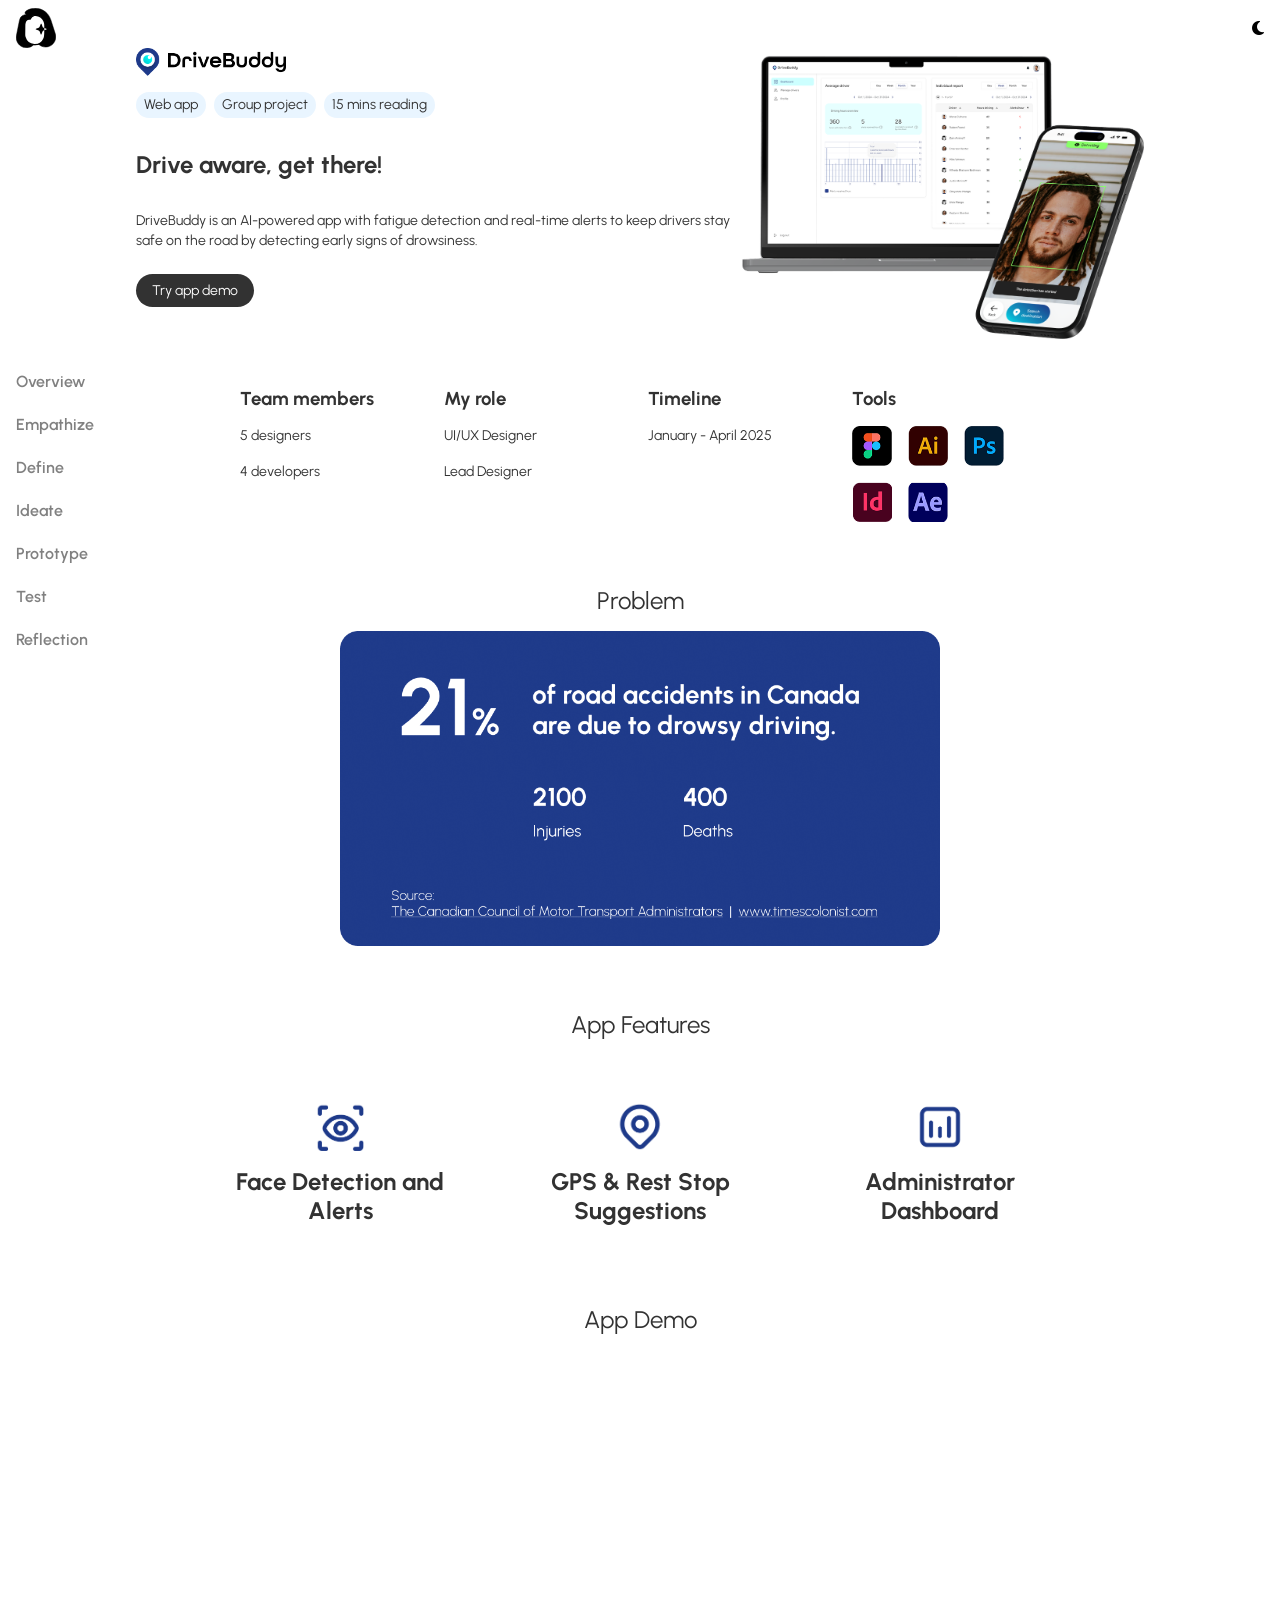
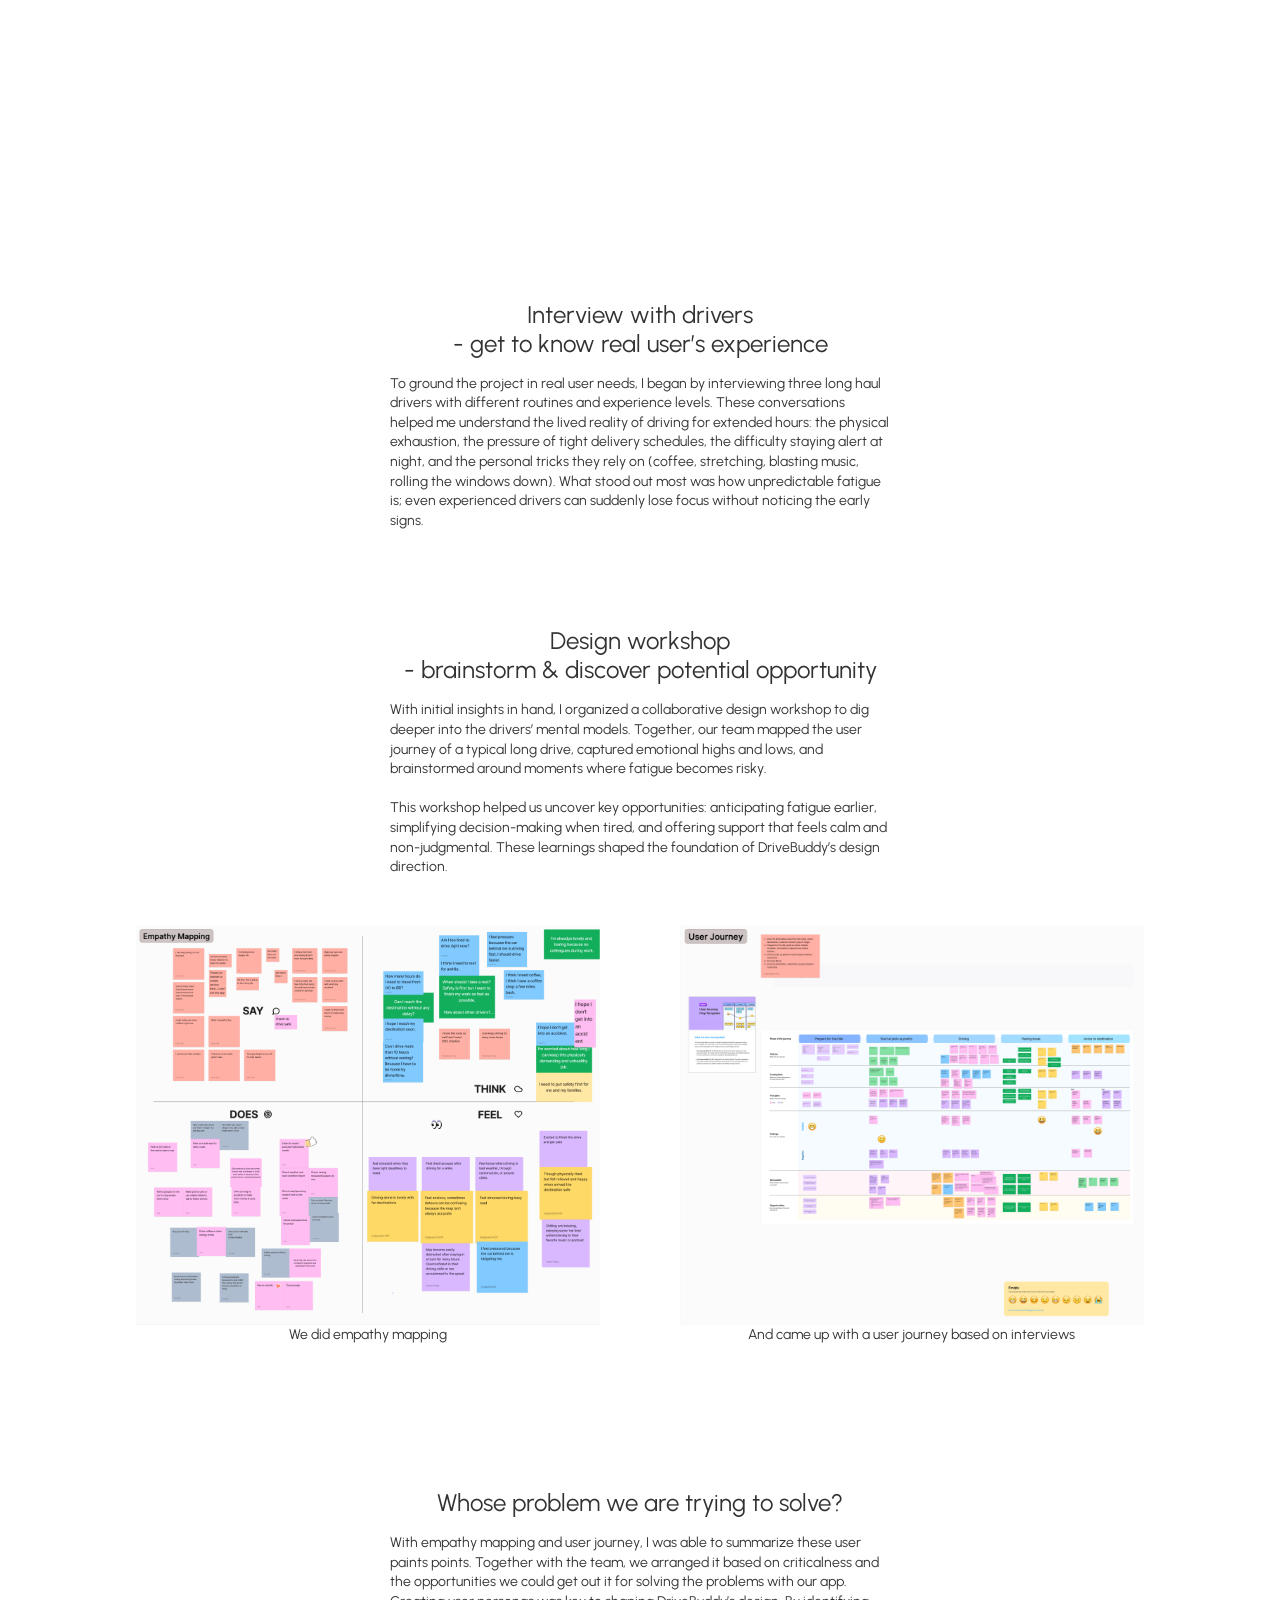
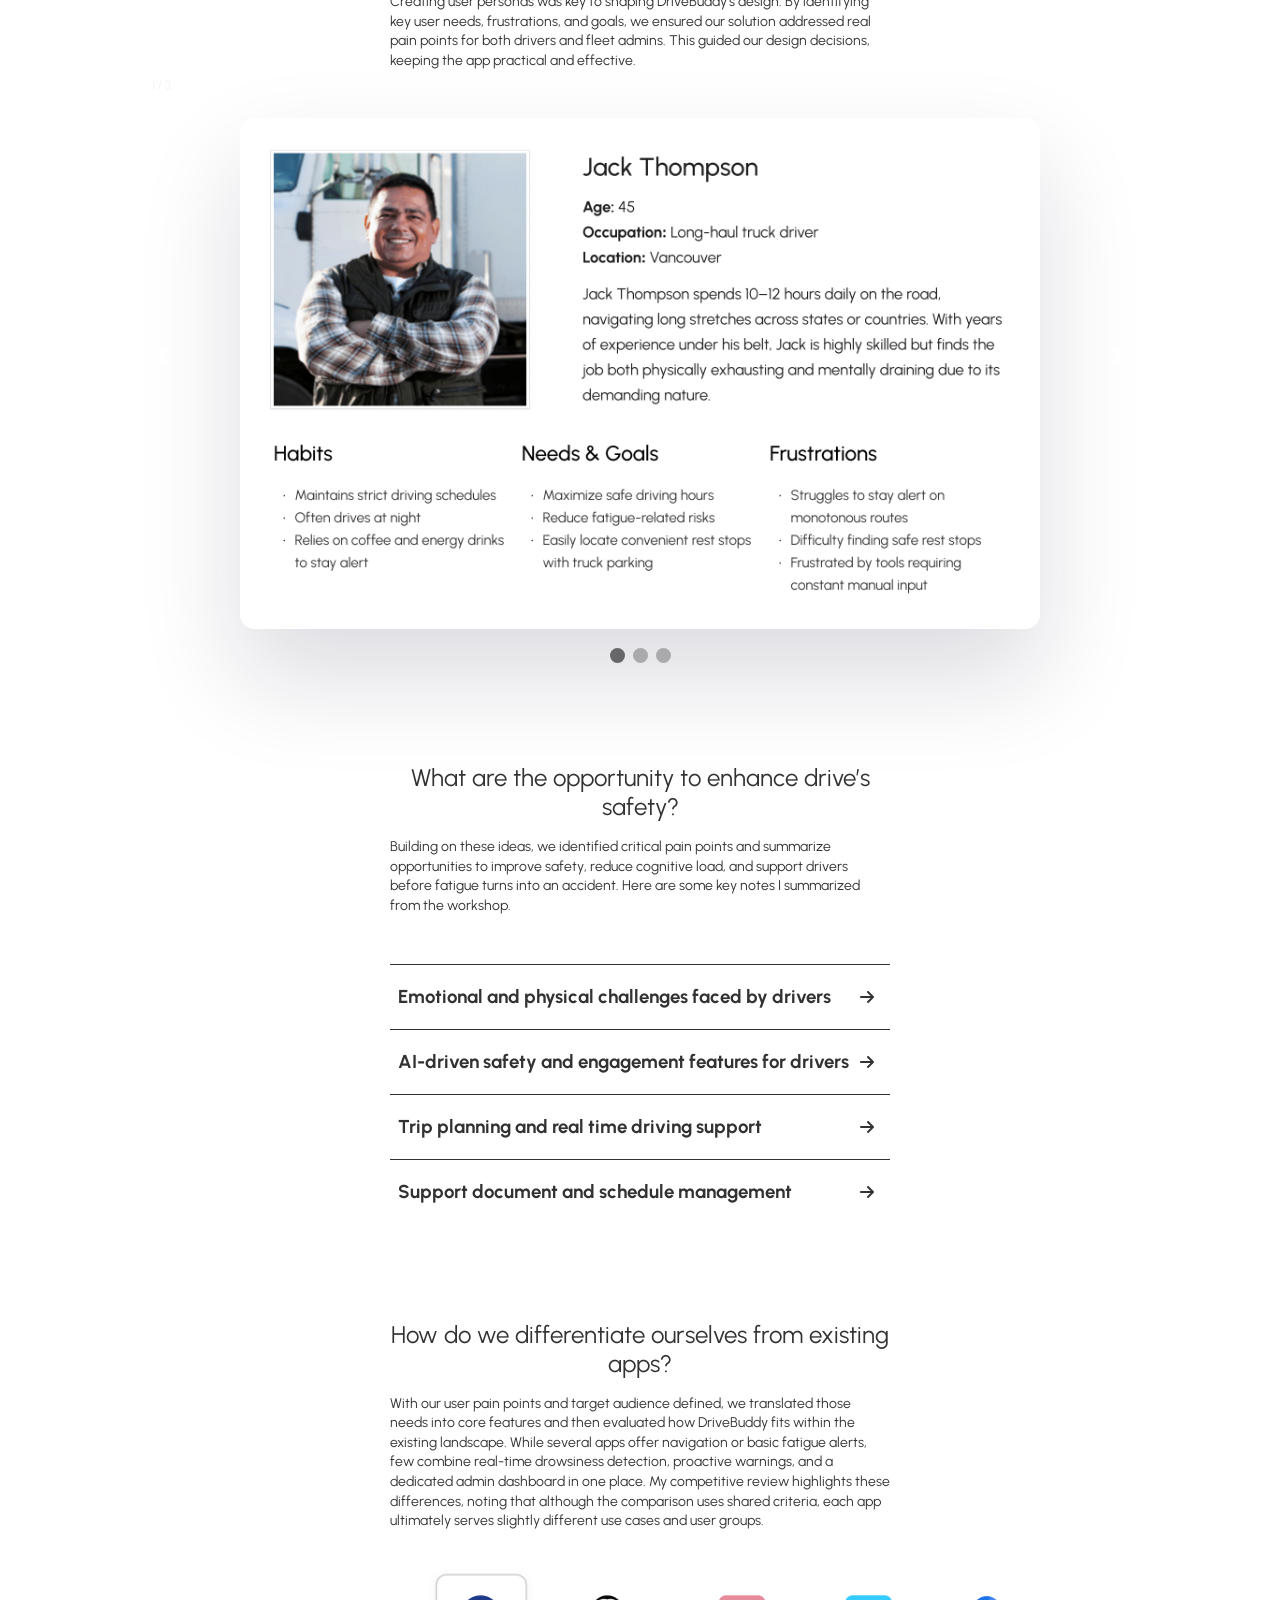
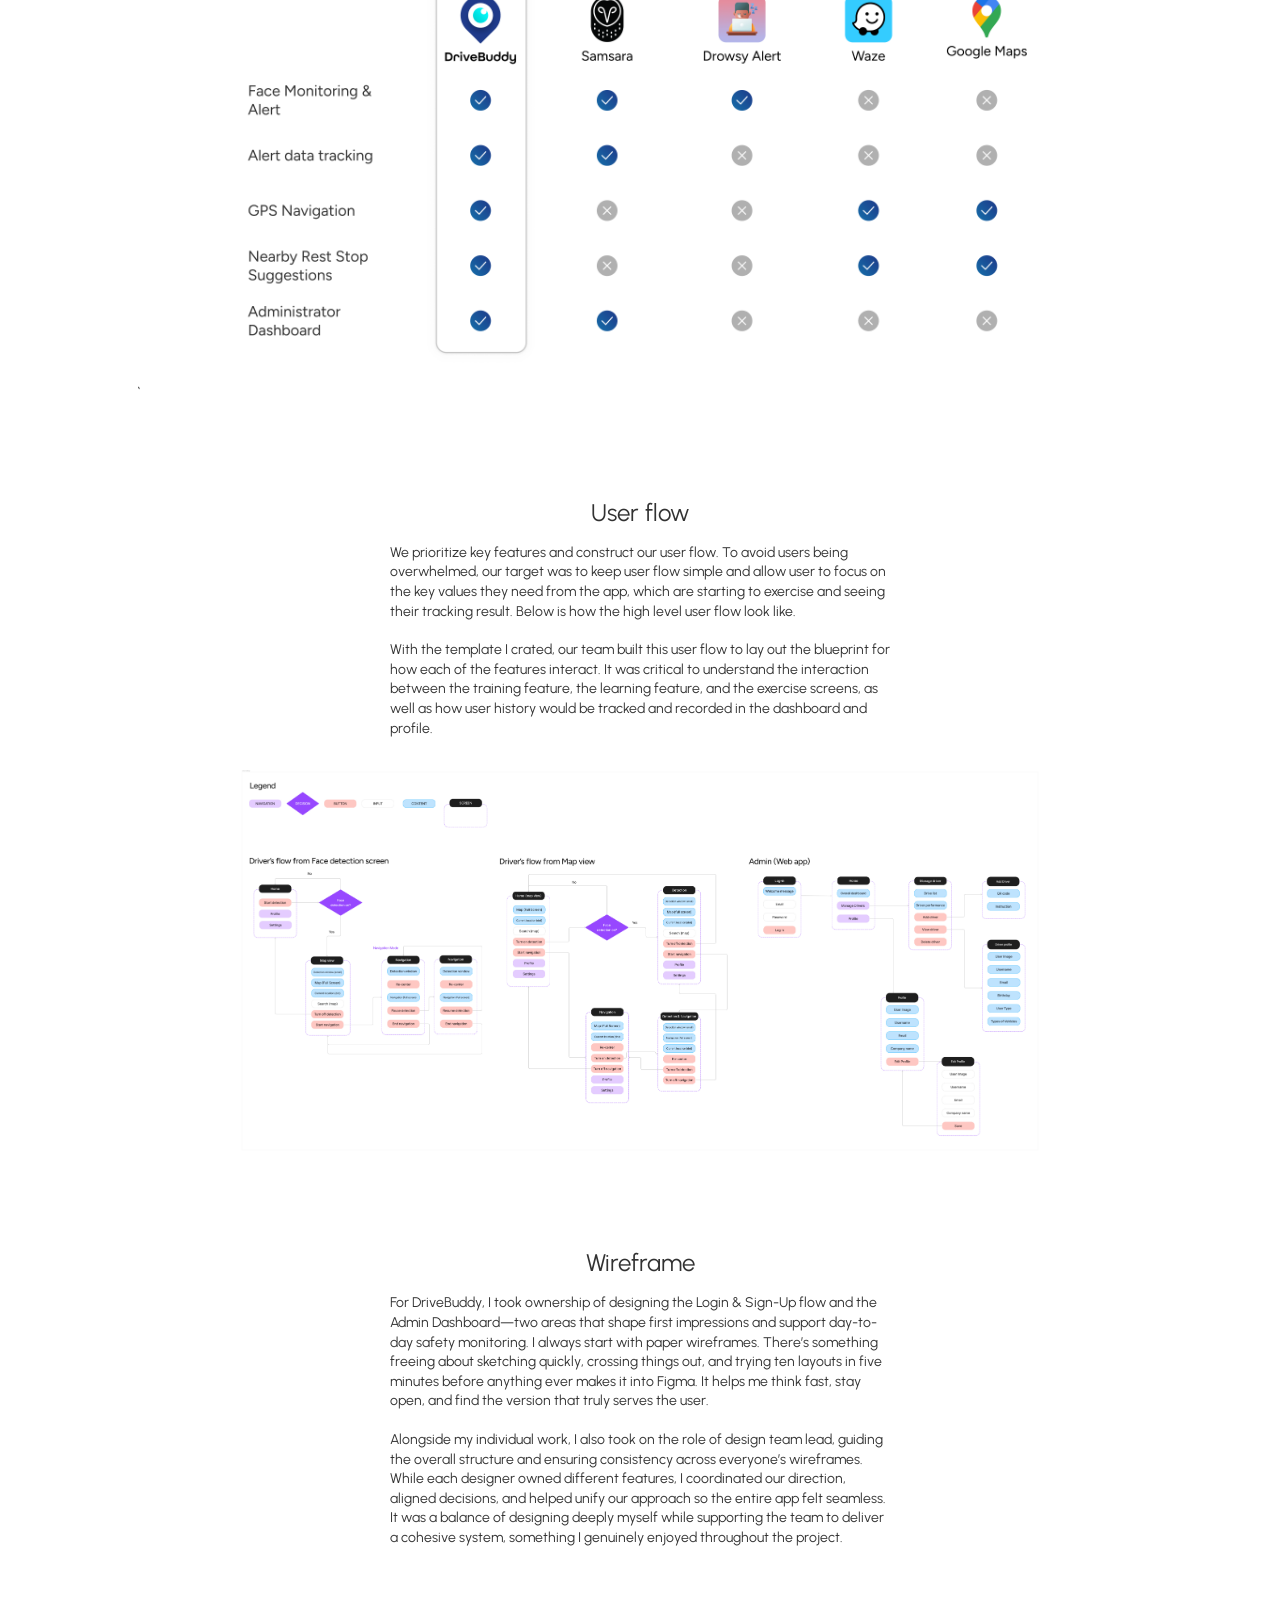
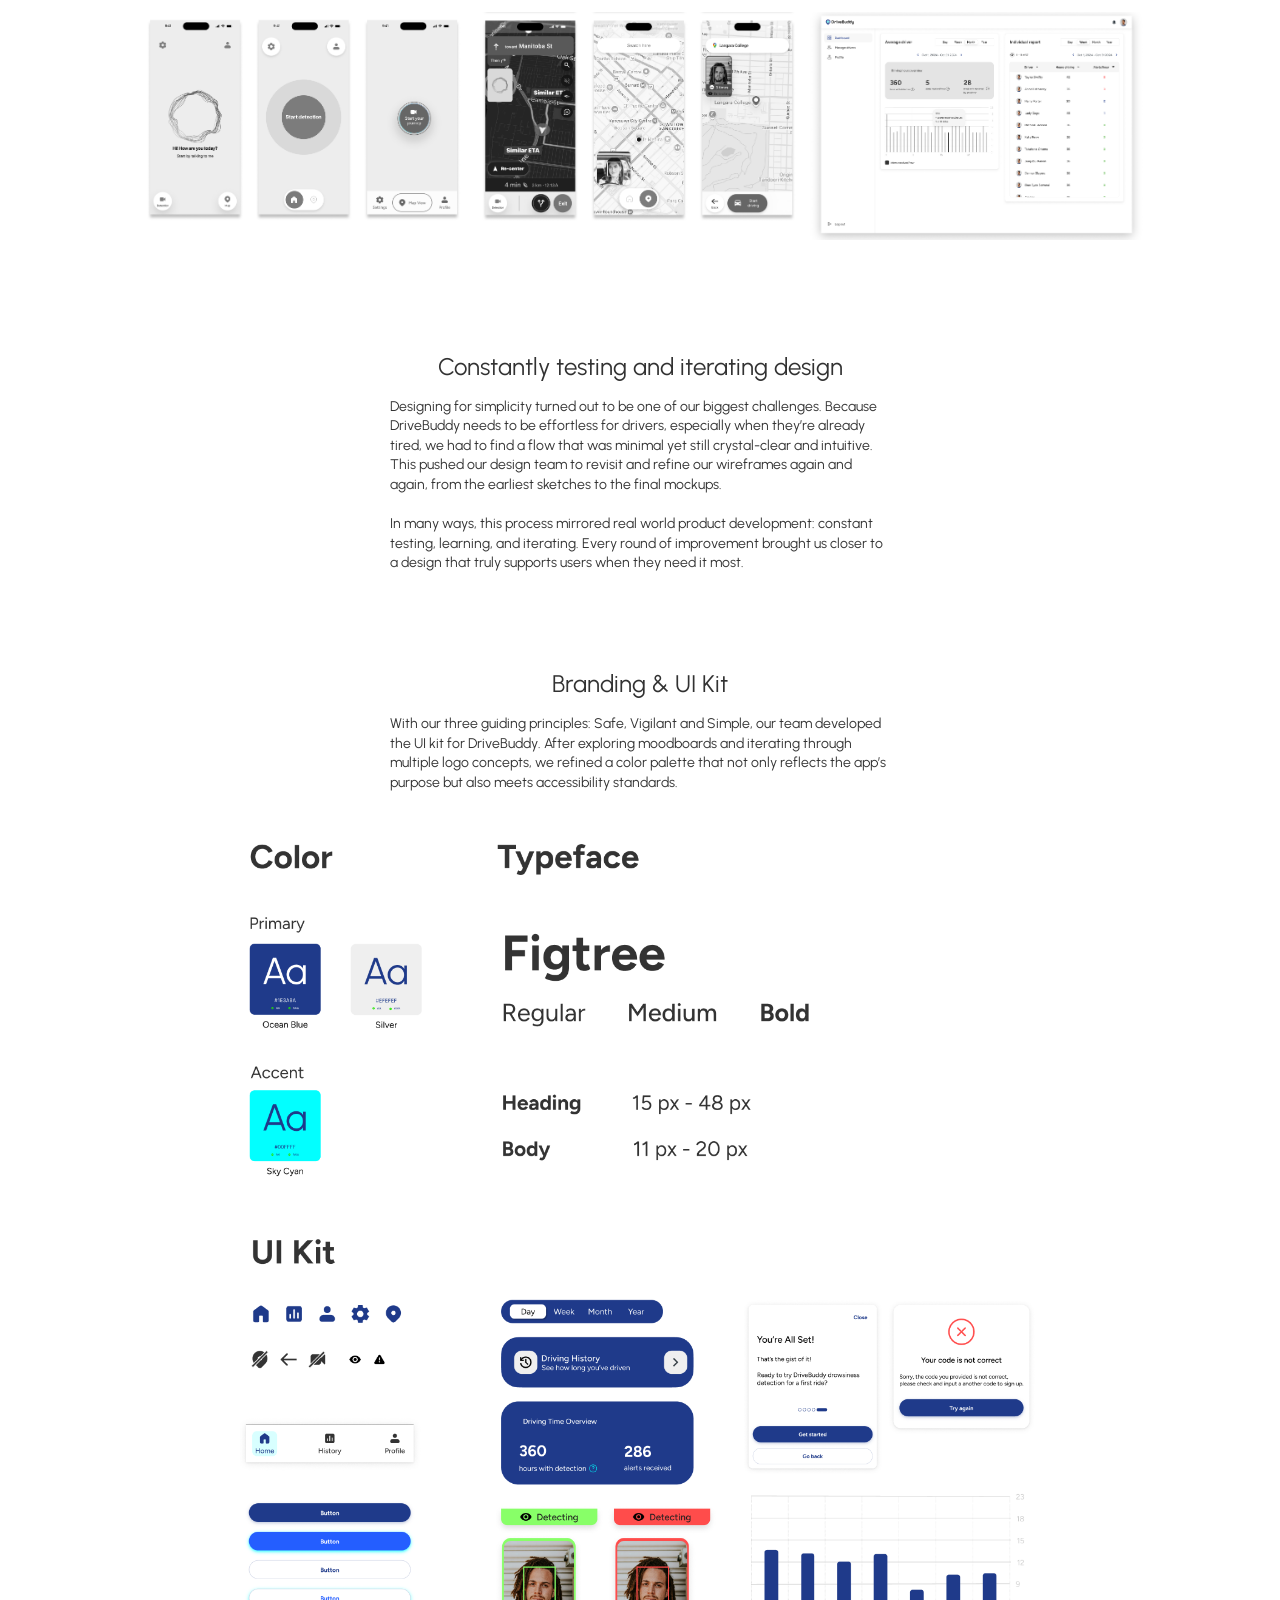
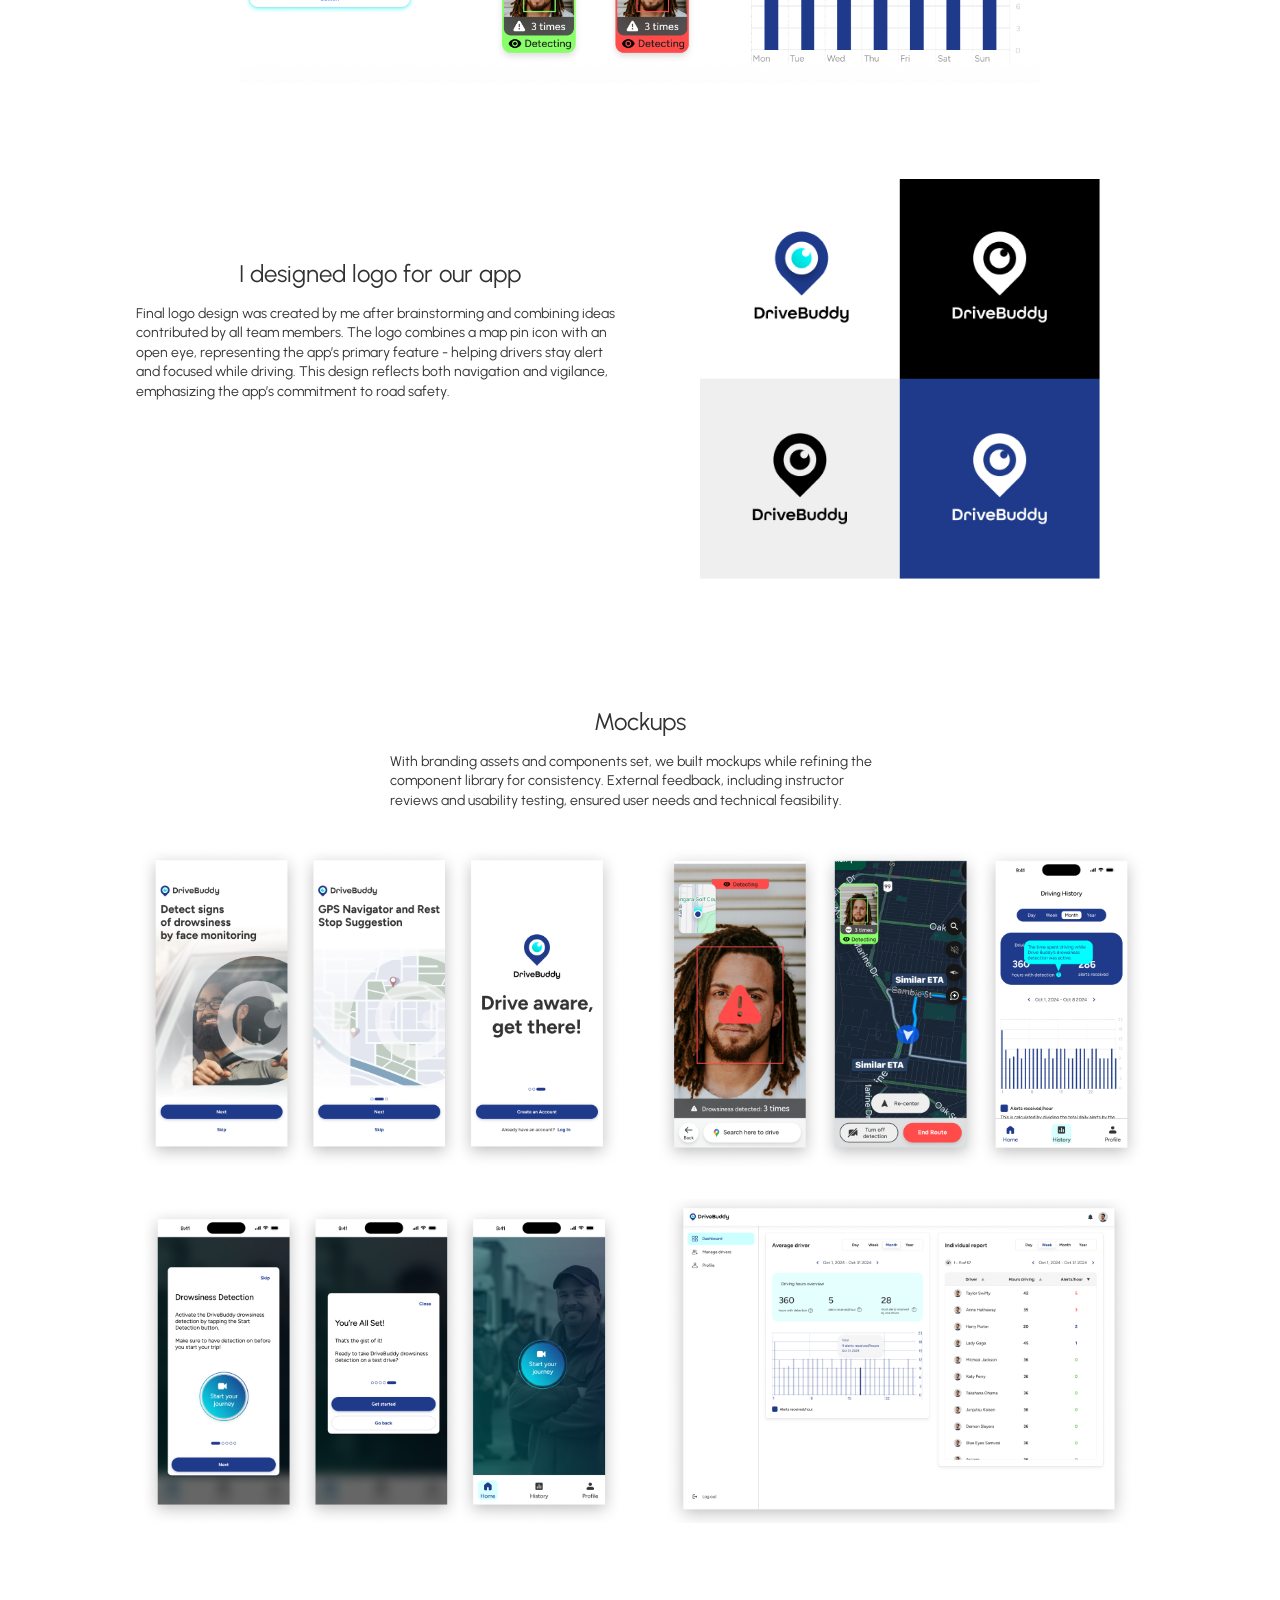
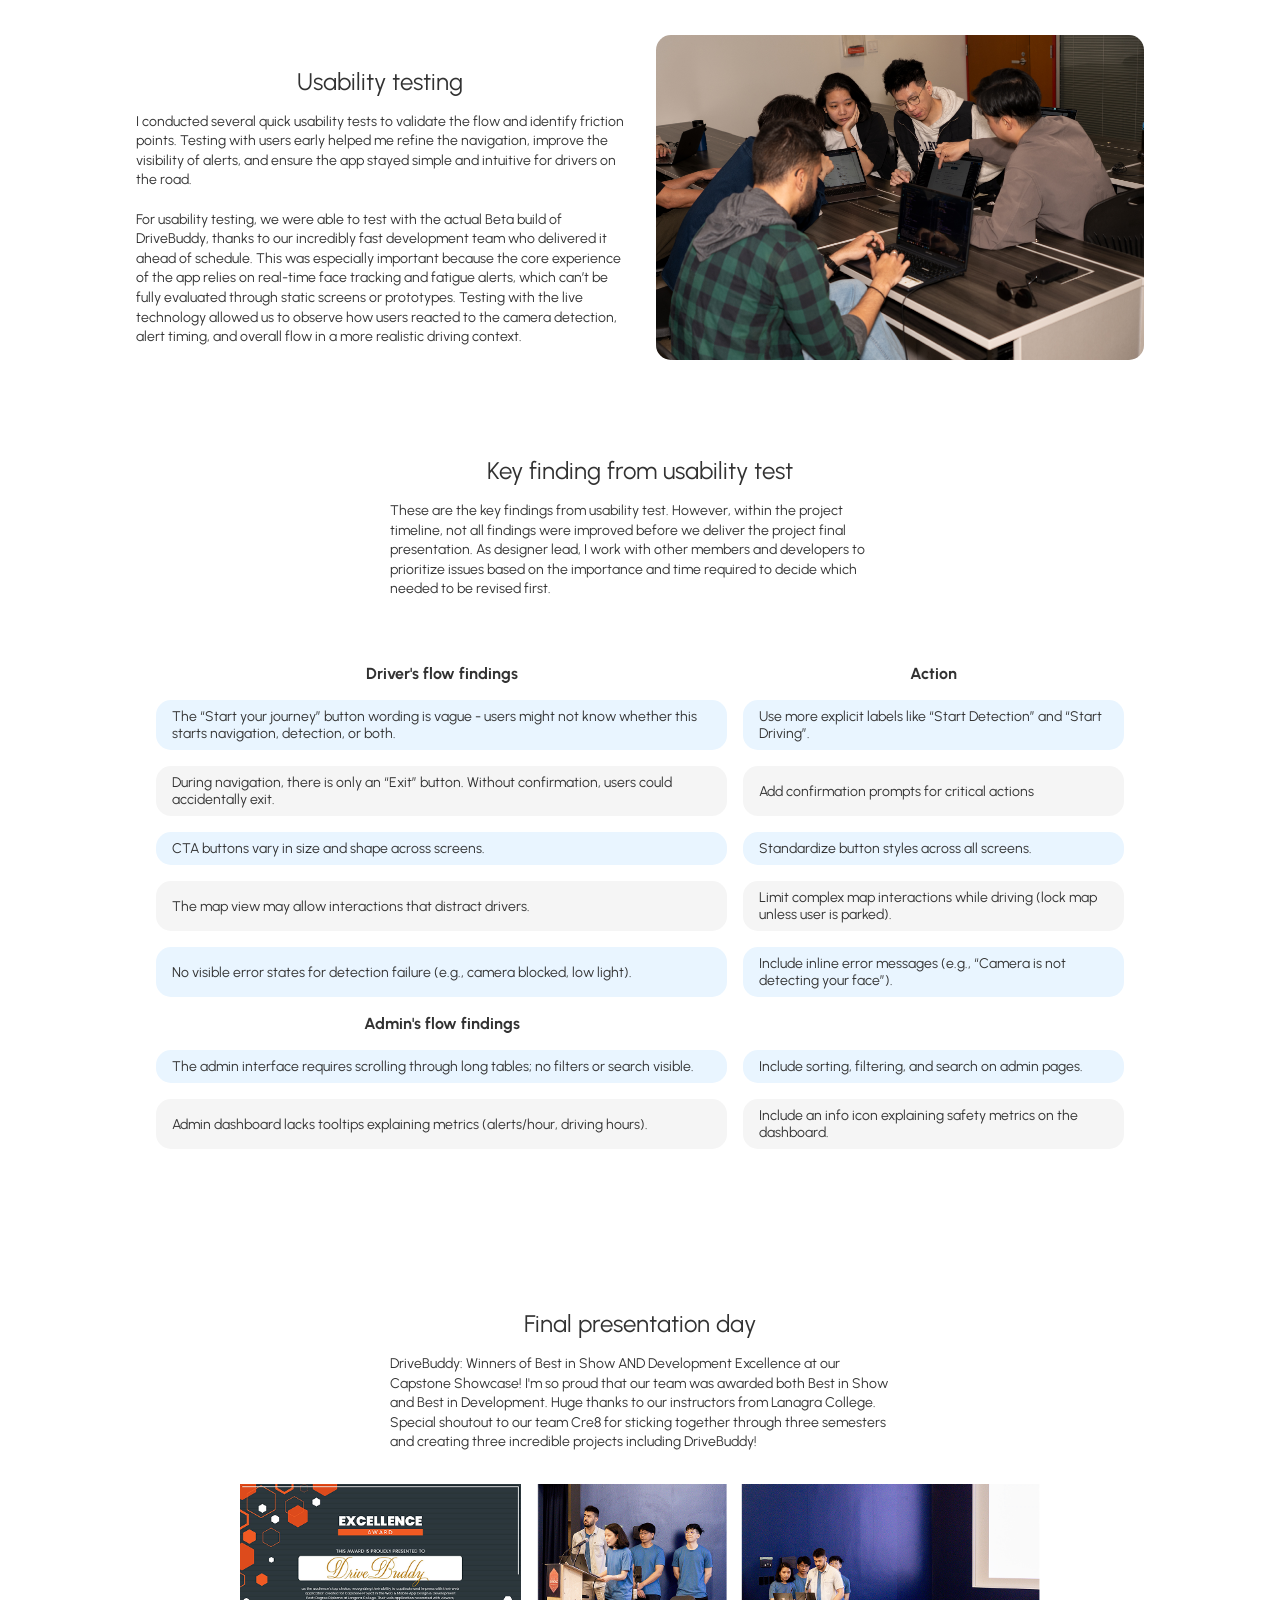
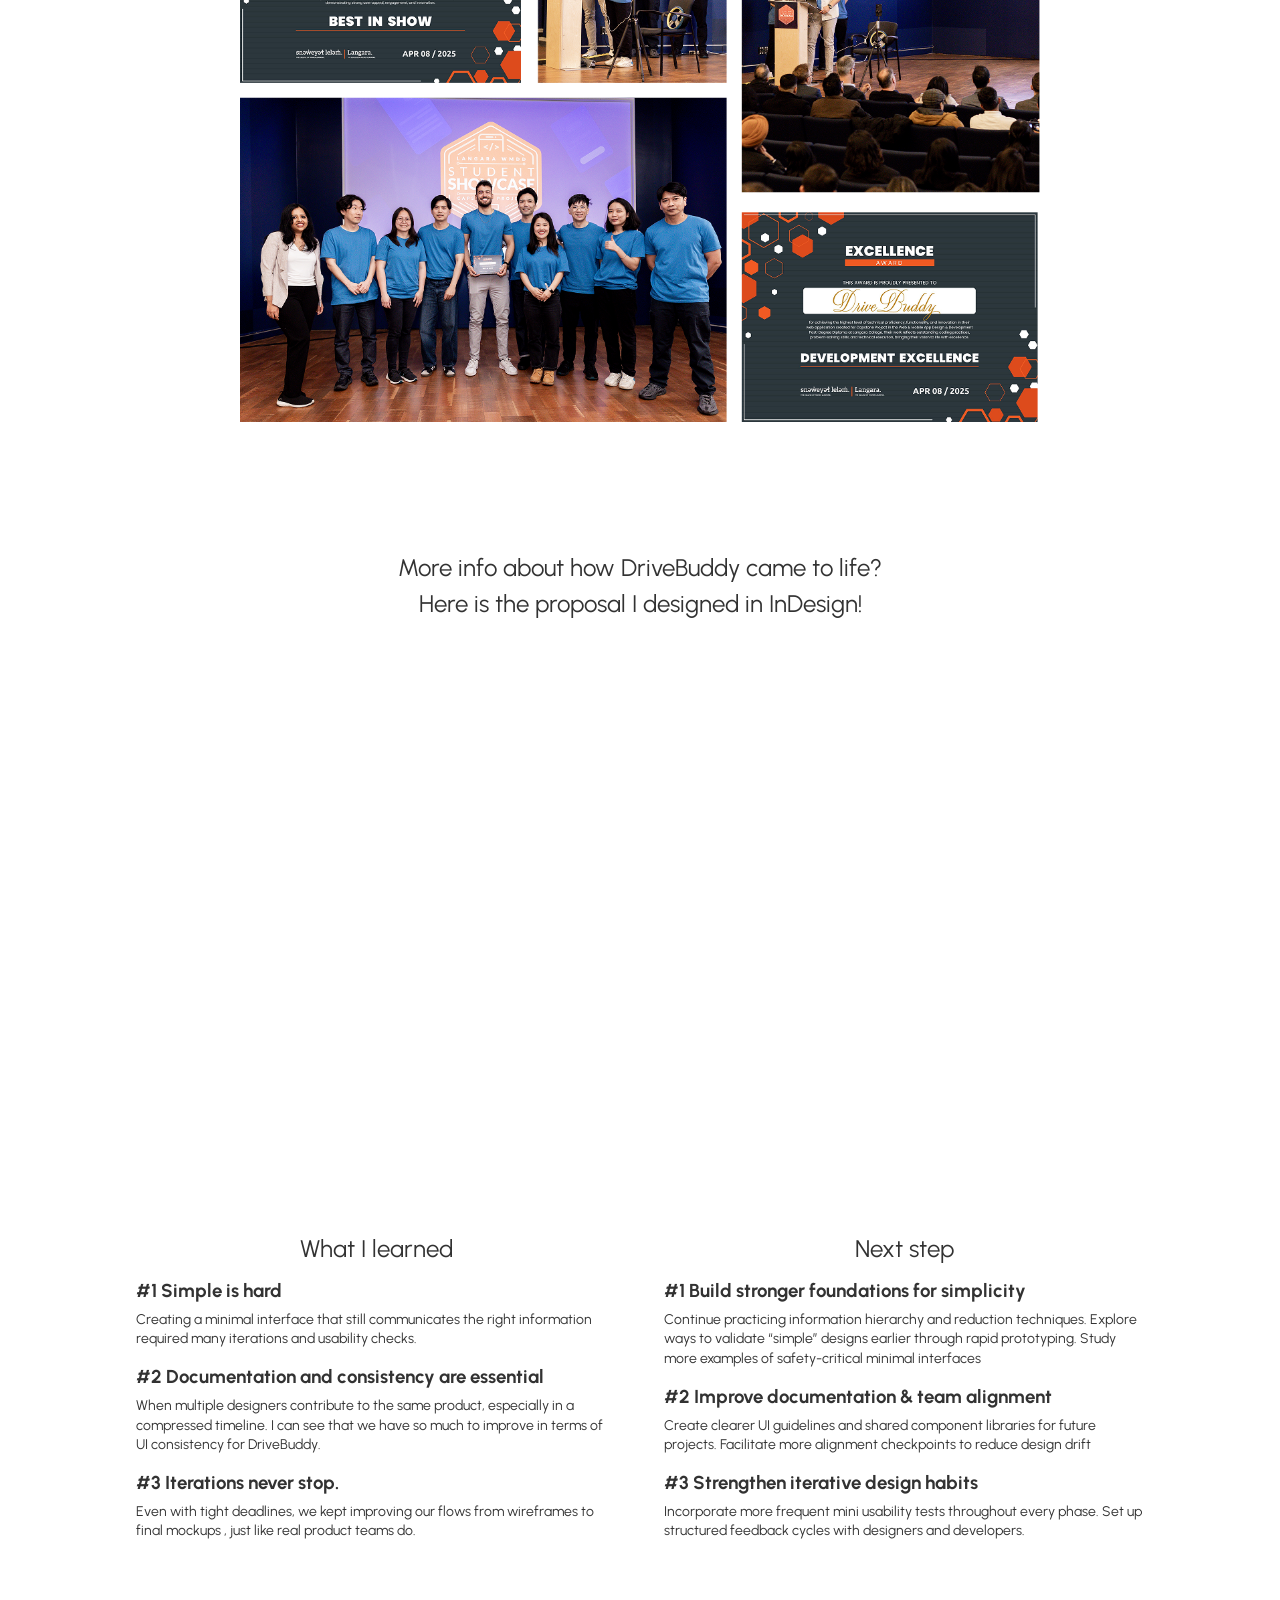
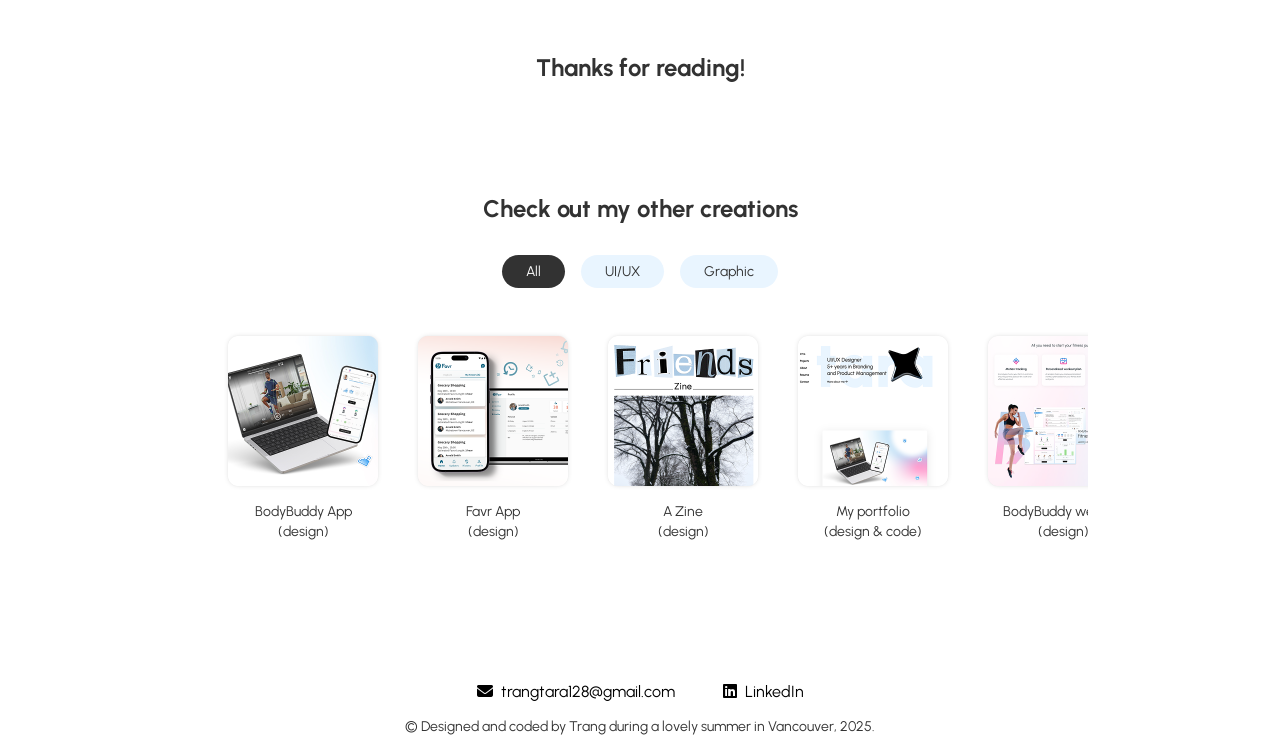
<file: drivebuddy.html>
<!DOCTYPE html>
<html lang="en">
  <head>
    <meta charset="UTF-8" />
    <meta name="viewport" content="width=device-width, initial-scale=1.0" />

    <meta name="description" content="Welcome to Tara's personal website portfolio. I am an UI/UX Designer 5+ years in Branding and Project Management">
    <title>Trang Tara - Bodybuddy</title>
    <link rel="stylesheet" href="/css/drivebuddy.css" />
    <script src="/Js/drivebuddy.js" defer></script>

    <link rel="preconnect" href="https://fonts.googleapis.com" />
    <link rel="preconnect" href="https://fonts.gstatic.com" crossorigin />
    <link
      href="https://fonts.googleapis.com/css2?family=Nunito:ital,wght@0,200..1000;1,200..1000&family=Urbanist:ital,wght@0,100..900;1,100..900&display=swap"
      rel="stylesheet"
    />
    <link
      rel="stylesheet"
      href="https://cdnjs.cloudflare.com/ajax/libs/font-awesome/6.5.2/css/all.min.css"
      integrity="sha512-SnH5WK+bZxgPHs44uWIX+LLJAJ9/2PkPKZ5QiAj6Ta86w+fsb2TkcmfRyVX3pBnMFcV7oQPJkl9QevSCWr3W6A=="
      crossorigin="anonymous"
      referrerpolicy="no-referrer"
    />
    <link class="favicon" rel="icon" href="./images/favicon-dark.svg" type="image/svg+xml">
  </head>
  <body>
    <header>
      <nav class="header-nav nav" id="nav">
        <div class="header-nav-wrapper">
          <ul>
            <li class="li-menu-icon">
              <a class="menu-icon" href=""><i class="fa-solid fa-ellipsis-vertical"></i></a>
            </li>
            <li>
              <a href="./index.html">
                <img src="./images/logo.svg" alt="logo" /><span>tara</span></a
              >
            </li>
            <li>
              <a onclick=" alert(`Dark mode will be updated soon!`)"  id="darkmode" class="darkmode" href=""> <i class="fa-solid fa-moon"></i></a>
              <a id="lightmode" class="lightmode" href=""><i class="fa-solid fa-sun"></i></a>
            </li>
          </ul>
        </div>
      </nav>
    </header>
    <main>
      <nav class="nav-menu">
        <ul>
          <li class="overviewLi">
            <a  href="#">Overview</a>
            <img src="./images/logo.svg" alt="logo" />
          </li>
          <li class="empathizeLi">
            <a  href="#empathize">Empathize</a>
            <img class="hover-menu-icon" src="./images/logo.svg" alt="logo" />
          </li>
          <li class="defineLi">
            <a href="#define">Define</a>
            <img class="hover-menu-icon" src="./images/logo.svg" alt="logo" />
          </li>
          <li class="ideateLi">
            <a href="#ideate" >Ideate</a>
            <img class="hover-menu-icon" src="./images/logo.svg" alt="logo" />
          </li>
          <li class="prototypeLi">
            <a href="#prototype">Prototype</a>
            <img class="hover-menu-icon" src="./images/logo.svg" alt="logo" />
          </li>
           <li class="testLi">
            <a href="#test">Test</a>
            <img class="hover-menu-icon" src="./images/logo.svg" alt="logo" />
          </li>
           <li class="reflectionLi">
            <a href="#reflection">Reflection</a>
            <img class="hover-menu-icon" src="./images/logo.svg" alt="logo" />
          </li>
        </ul>
      </nav>
     
      <section id="overview" >
        <div class="hero-wrapper">
          <div class="content-overview">
            <img src="./images/drivebuddy/drivebuddy_logo.png" alt="bodybuddy logo">
          
            <div class="chips">
                  <p> <!--  <img src="/images/bodybuddy/icons/web.png" alt="web icon"> --> Web app</p>
                  <p> <!-- <img src="/images/bodybuddy/icons/book.png" alt="book icon"> --> Group project</p>
                  <p> <!-- <img src="/images/bodybuddy/icons/time.png" alt="time icon"> --> 15 mins reading</p>
            </div>
            <h1>Drive aware, get there!</h1>
            <p>DriveBuddy is an AI-powered app with fatigue detection and real-time alerts to keep drivers stay safe on the road by detecting early signs of drowsiness.</p>
            <a class="view-more" target="_blank" href="https://drivebuddy.wmdd.ca/">Try app demo</a>
          </div>
          <div class="image-overview">
            <img  class="demo-img" src="./images/drivebuddy/hero_image.png" alt="hero image">
        </div>

        </div>
        <div class="project-info">
          <div class="team-member">
            <h3>Team members</h3>
            <p>5 designers</p>
            <p>4 developers</p>
          </div>
          <div>
            <h3>My role</h3>
            <p>UI/UX Designer</p>
            <p>Lead Designer</p>
          </div>
          <div>
            <h3>Timeline</h3>
            <p>January - April 2025 </p>
          </div>
          <div class="tools">
            <h3>Tools</h3>
            <div class="tools-wrapper">
              
                <img src="./images/bodybuddy/figma.png" alt="fimag logo">
                
              
            
                <img src="./images/bodybuddy/ai.png" alt="ilustrator icon">
               
             
                <img src="./images/bodybuddy/ps.png" alt="photoshop icon">
               
            
                <img src="./images/bodybuddy/id.png" alt="indesign icon">
               
          
                <img src="./images/bodybuddy/ae.png" alt="after effect icon">
           
              </div>
            </div>
          </div>
        </div>

        <div class="problem">
          <h2>Problem</h2>
            <img src="./images/drivebuddy/problem_statement.png" alt="problem statement">
        </div>

        <div class="app-feature">
          <h2>App Features</h2>
          <div class="features">
            <div>
              <img src="./images/drivebuddy/icons/eye_detection.png" alt="feature1 icon">
              <h3>Face Detection and Alerts </h3>
            </div>
               <div>
              <img src="./images/drivebuddy/icons/reststop.png" alt="feature2 icon">
              <h3>GPS & Rest Stop Suggestions</h3>
            </div>   
            
            <div>
              <img src="./images/drivebuddy/icons/admin.png" alt="feature3 icon">
              <h3>Administrator Dashboard </h3>
            </div>
          </div>
        </div>

        <div class="app-demo">
          <h2>App Demo</h2>

            <div class="iframe-wrapper">

             <iframe width="100%" height="auto" src="https://www.youtube.com/embed/gb-2FFiSU74?si=nYaJDoCF1ZqMp-Ev" title="YouTube video player" frameborder="0" allow="accelerometer; autoplay; clipboard-write; encrypted-media; gyroscope; picture-in-picture; web-share" referrerpolicy="strict-origin-when-cross-origin" allowfullscreen></iframe>
            </div>
        </div>

      </section>
      <section id="empathize">

        <div class="description">
          <h2>Interview with drivers </br> - get to know real user’s experience</h2>
          <p>To ground the project in real user needs, I began by interviewing three long haul drivers with different routines and experience levels. These conversations helped me understand the lived reality of driving for extended hours: the physical exhaustion, the pressure of tight delivery schedules, the difficulty staying alert at night, and the personal tricks they rely on (coffee, stretching, blasting music, rolling the windows down). What stood out most was how unpredictable fatigue is; even experienced drivers can suddenly lose focus without noticing the early signs. </p>
        </div>


        <div class="description">
          <h2>Design workshop </br>
          - brainstorm & discover potential opportunity</h2>
          <p>With initial insights in hand, I organized a collaborative design workshop to dig deeper into the drivers’ mental models. Together, our team mapped the user journey of a typical long drive, captured emotional highs and lows, and brainstormed around moments where fatigue becomes risky. 
          </br></br> This workshop helped us uncover key opportunities: anticipating fatigue earlier, simplifying decision-making when tired, and offering support that feels calm and non-judgmental. These learnings shaped the foundation of DriveBuddy’s design direction. </p>
        </div>

        <div class="design-workshop-img">
          <div>
            <img  src="./images/drivebuddy/mental_model.png" alt="empathy map">
            <p>We did empathy mapping</p>
          </div>
          <div>
            <img src="./images/drivebuddy/user_journey.png" alt="user journey">
            <p>And came up with a user journey based on interviews</p>
          </div>
        </div>
      </section>
      <section id="define">
         
        <div class="description">
          <h2>Whose problem we are trying to solve?</h2>
          <p>With empathy mapping and user journey, I was able to summarize these user paints points.  Together with the team, we arranged it based on criticalness and the opportunities we could get out it for solving the problems with our app. Creating user personas was key to shaping DriveBuddy’s design. By identifying key user needs, frustrations, and goals, we ensured our solution addressed real pain points for both drivers and fleet admins. This guided our design decisions, keeping the app practical and effective.</p>
        </div>


<div class="slideshow-container">

  <!-- Full-width images with number and caption text -->
  <div class="mySlides fade">
    <div class="numbertext">1 / 3</div>
    <img onclick="this.requestFullscreen()" src="./images/drivebuddy/long_haul_driver.png" style="width:100%" alt="power-user">
    <!-- <div class="text">Caption Text</div> -->
  </div>

  <div class="mySlides fade">
    <div class="numbertext">2 / 3</div>
    <img onclick="this.requestFullscreen()" src="./images/drivebuddy/ride_share_driver.png" style="width:100%" alt="average-user">
    <!-- <div class="text">Caption Two</div> -->
  </div>

  <div class="mySlides fade">
    <div class="numbertext">3 / 3</div>
    <img onclick="this.requestFullscreen()" src="./images/drivebuddy/fleet_manager.png" style="width:100%" alt="casual-user">
    <!-- <div class="text">Caption Three</div> -->
  </div>

  <!-- Next and previous buttons -->
  <a class="prev" onclick="plusSlides(-1)">&#10094;</a>
  <a class="next" onclick="plusSlides(1)">&#10095;</a>
</div>
<br>

<!-- The dots/circles -->
<div style="text-align:center">
  <span class="dot" onclick="currentSlide(1)"></span>
  <span class="dot" onclick="currentSlide(2)"></span>
  <span class="dot" onclick="currentSlide(3)"></span>
</div>

<div class="opportunities">
  <div class="description">
    <h2>What are the opportunity to enhance drive’s safety?</h2>
    <p>Building on these ideas, we identified critical pain points and summarize opportunities to improve safety, reduce cognitive load, and support drivers before fatigue turns into an accident. Here are some key notes I summarized from the workshop.</p>
  </div>

   <div class="questions">
            <div class="question-wrapper q1-wrapper">
              <div class="topic">
                <h3 >
                  Emotional and physical challenges faced by drivers
                </h3>
                <div class="arrow-icon icon1"><i class="fa-solid fa-arrow-right"></i></div>
              </div>
              <div class="answer1">
                <ul>
                  <li>Drivers experience loneliness, boredom, and fatigue during long trips, which can impair focus.</li>
                  <li>Starting again after breaks is difficult, and some wish for longer rest periods.</li>
                  <li>Anxiety about accidents, tight deadlines, and cargo safety is common.</li>
                  <li>Drivers often feel pressured by close traffic and worry about losing internet access.</li>
                  <li>Physical discomforts include the monotony of paperwork, long loading times, and limited restroom access.</li>
                </ul>
              </div>
            </div>
            
            <div class="question-wrapper  q2-wrapper">
              <div class="topic">
                <h3 >
                 AI-driven safety and engagement features for drivers
                </h3>
                <div class="arrow-icon icon2"><i class="fa-solid fa-arrow-right"></i></div>
              </div>
              <div class="answer2">
                <ul>
                  <li>Al can automatically gather relevant information and suggest actions to improve safety and efficiency.</li>
                  <li>The system can detect signs of driver fatigue or overconfidence and issue timely alerts.</li>
                  <li>Face detection technology is proposed to minimize distractions by monitoring driver alertness.</li>
                  <li>Voice control enables hands-free operation, reducing physical distractions.</li>
                  <li>Al engages drivers through conversation, mini-games, and voice prompts to maintain focus and motivation.</li>
                </ul>
              </div>
            </div>

              <div class="question-wrapper  q3-wrapper">
              <div class="topic">
                <h3 >
                  Trip planning and real time driving support
                </h3>
                <div class="arrow-icon icon3"><i class="fa-solid fa-arrow-right"></i></div>
              </div>
              <div class="answer3">
                <ul>
                  <li>Drivers receive useful trip planning information such as weather, traffic, estimated driving and resting times, and recommended break locations.</li>
                  <li>The app can suggest short routes and shortcuts to optimize travel time.</li>
                  <li>GPS and routing apps provide estimated arrival times and updates on traffic or accidents.</li>
                  <li>Drivers can verify documents and adjust work schedules based on journey conditions.</li>
                  <li>Voice reminders inform drivers about road conditions, rest stops, and safe driving practices.</li>
                </ul>
              </div>
            </div>

              <div class="question-wrapper  q4-wrapper">
              <div class="topic">
                <h3 >
                  Support document and schedule management
                </h3>
                <div class="arrow-icon icon4"><i class="fa-solid fa-arrow-right"></i></div>
              </div>
              <div class="answer4">
               <ul>
                <li>The app supports document verification, delivery status updates, and task details management.</li>
                <li>Drivers can check vehicle condition and prepare personal belongings through checklists.</li>
                <li>Schedule information and routing updates are integrated into the mobile app.</li>
                <li>The system allows communication with companies, customers, and fellow drivers via calls and texts.</li>
                <li>Facilitating quick reporting and adjustments to work plans due to accidents or client requests is included.</li>
               </ul>
              </div>
            </div>
            
            </div>
          </div>
</div>

      <div class="competitor-research">

      
        <div class="description">
          <h2>How do we differentiate ourselves from existing apps?</h2>
          <p>With our user pain points and target audience defined, we translated those needs into core features and then evaluated how DriveBuddy fits within the existing landscape. While several apps offer navigation or basic fatigue alerts, few combine real-time drowsiness detection, proactive warnings, and a dedicated admin dashboard in one place. My competitive review highlights these differences, noting that although the comparison uses shared criteria, each app ultimately serves slightly different use cases and user groups.</p> </br>
        </div>
     
         <img class="fullscreen-img" onclick="this.requestFullscreen()"  src="./images/drivebuddy/competitor.png" alt="competitors">

          </div>

      </section>
      <section id="ideate">
`         <div class="description">
          <h2>User flow</h2>
          <p>We prioritize key features and construct our user flow. To avoid users being overwhelmed, our target was to keep user flow simple and allow user to focus on the key values they need from the app, which are starting to exercise and seeing their tracking result. Below is how the high level user flow look like.</p> </br>

          <p>With the template I crated, our team built this user flow to lay out the blueprint for how each of the features interact. It was critical to understand the interaction between the training feature, the learning feature, and the exercise screens, as well as how user history would be tracked and recorded in the dashboard and profile.</p>
        </div>
        <div class="user-flow-img-wrap">
          <img class="fullscreen-img" onclick="this.requestFullscreen()" src="./images/drivebuddy/userflow_drivebuddy.jpg" alt="userflow">
        </div>

        <div class="digital-wireframe">
          <div class="description">
            <h2>
              Wireframe
            </h2>
            <p>For DriveBuddy, I took ownership of designing the Login & Sign-Up flow and the Admin Dashboard—two areas that shape first impressions and support day-to-day safety monitoring. I always start with paper wireframes. There’s something freeing about sketching quickly, crossing things out, and trying ten layouts in five minutes before anything ever makes it into Figma. It helps me think fast, stay open, and find the version that truly serves the user.
               </p> </br>
              <p> Alongside my individual work, I also took on the role of design team lead, guiding the overall structure and ensuring consistency across everyone’s wireframes. While each designer owned different features, I coordinated our direction, aligned decisions, and helped unify our approach so the entire app felt seamless. It was a balance of designing deeply myself while supporting the team to deliver a cohesive system, something I genuinely enjoyed throughout the project.
            </p>
          </div>

          <div class="img-wrapper">
            <img onclick="this.requestFullscreen()" src="./images/drivebuddy/wireframe_1.png" alt="wireframe_1">
             <img onclick="this.requestFullscreen()" src="./images/drivebuddy/wireframe_2.png" alt="wireframe_2">
              <img onclick="this.requestFullscreen()" src="./images/drivebuddy/wireframe_admin.png" alt="wireframe_3">
            
          </div>

        </div>


        

        <div class="heuristic">
          <div class="description">
            <h2>
              Constantly testing and iterating design
            </h2>
            <p>
              Designing for simplicity turned out to be one of our biggest challenges. Because DriveBuddy needs to be effortless for drivers, especially when they’re already tired, we had to find a flow that was minimal yet still crystal-clear and intuitive. This pushed our design team to revisit and refine our wireframes again and again, from the earliest sketches to the final mockups.</br>  </br>


             In many ways, this process mirrored real world product development: constant testing, learning, and iterating. Every round of improvement brought us closer to a design that truly supports users when they need it most.
            </p>
            
          </div>
        
        </div>

        <div class="ui-kit description">
          <h2>
            Branding & UI Kit
          </h2>
          <p>With our three guiding principles: Safe, Vigilant and Simple, our team developed the UI kit for DriveBuddy. After exploring moodboards and iterating through multiple logo concepts, we refined a color palette that not only reflects the app’s purpose but also meets accessibility standards.</p>
        </div>
        <div class="ui-kit-img">
          <img onclick="this.requestFullscreen()" src="./images/drivebuddy/UI.png" alt="ui-kit">
        </div>

        <div class=" logo-design-wrapper">
          <div class="description">
            <h2>I designed logo for our app</h2>
            <p> Final logo design was created by me after brainstorming and combining ideas contributed by all team members. The logo combines a map pin icon with an open eye, representing the app’s primary feature
            - helping drivers stay alert and focused while driving. This design reflects both navigation and
            vigilance, emphasizing the app’s commitment to road safety.</p>
          </div>
        <img src="./images/drivebuddy/logo_design.jpg" alt="final logo">
        </div>
      </section>
      <section id="prototype">
         <div class="description mock-up">
           <h2>Mockups</h2>
            <p>With branding assets and components set, we built mockups while refining the component
library for consistency. External feedback, including instructor reviews and usability testing,
ensured user needs and technical feasibility.</p>
         </div>
         <div class="mockup-img">
          <img onclick="this.requestFullscreen()" src="./images/drivebuddy/mockup_1.png" alt="mockups">
           <img onclick="this.requestFullscreen()" src="./images/drivebuddy/mockup_2.png" alt="mockups">
            <img onclick="this.requestFullscreen()" src="./images/drivebuddy/mockup_3.png" alt="mockups">
             <img onclick="this.requestFullscreen()" src="./images/drivebuddy/mockup_admin.png" alt="mockups">
         </div>

     
          <div class="usuabilitytest">
            <div class="description">
              <h2>Usability testing</h2>
              <p>
                I conducted several quick usability tests to validate the flow and identify friction points. Testing with users early helped me refine the navigation, improve the visibility of alerts, and ensure the app stayed simple and intuitive for drivers on the road.

 </br></br>

                For usability testing, we were able to test with the actual Beta build of DriveBuddy, thanks to our incredibly fast development team who delivered it ahead of schedule. This was especially important because the core experience of the app relies on real-time face tracking and fatigue alerts, which can’t be fully evaluated through static screens or prototypes. Testing with the live technology allowed us to observe how users reacted to the camera detection, alert timing, and overall flow in a more realistic driving context.
              </p>
          </div>
             <div class="usability-testing-wrapper">
              <img src="./images/drivebuddy/app_testing.jpg" alt="usability testing">
            </div>

   
         </div>

        </div>
      </section>
      <section id="test">
        <div class="description">
          <h2>Key finding from usability test</h2>
          <p>These are the key findings from usability test. However, within the project timeline, not all findings were improved before we deliver the project final presentation. As designer lead, I work with other members and developers to prioritize issues based on the importance and time required to decide which needed to be revised first.</p>
        </div>


          <div class="table-wrapper">
            <table>
              <tr>
                <th>Driver's flow findings</th>
                <th>Action</th>
              </tr>
              <tr>
                <td class="highlight">The “Start your journey” button wording is vague - users might not know whether this starts navigation, detection, or both.</td>
                <td class="highlight">Use more explicit labels like “Start Detection” and “Start Driving”.</td>
              </tr>
              <tr>
                <td>During navigation, there is only an “Exit” button. Without confirmation, users could accidentally exit.</td>
                <td>Add confirmation prompts for critical actions</td>
              </tr>
              <tr>
                <td class="highlight">CTA buttons vary in size and shape across screens.</td>
                <td class="highlight">Standardize button styles across all screens.</td>
              </tr>
              <tr>
                <td>The map view may allow interactions that distract drivers.</td>
                <td>Limit complex map interactions while driving (lock map unless user is parked).</td>
              </tr>
              <tr>
                <td class="highlight">No visible error states for detection failure (e.g., camera blocked, low light).</td>
                <td class="highlight">Include inline error messages (e.g., “Camera is not detecting your face”).</td>
              </tr>
              <tr>
                <th>Admin's flow findings</th>
                <th></th>
              </tr>
      
              <tr>
                <td class="highlight">The admin interface requires scrolling through long tables; no filters or search visible.</td>
                <td class="highlight">Include sorting, filtering, and search on admin pages.</td>
              </tr>
              <tr>
                <td>Admin dashboard lacks tooltips explaining metrics (alerts/hour, driving hours).</td>
                <td>Include an info icon explaining safety metrics on the dashboard.</td>
              </tr>
            </table>

        </div>

            <div class="description">
          <h2>Final presentation day</h2>
          <p>DriveBuddy: Winners of Best in Show AND Development Excellence at our Capstone Showcase! I'm so proud that our team was awarded both Best in Show and Best in Development. Huge thanks to our instructors from Lanagra College.

Special shoutout to our team Cre8 for sticking together through three semesters and creating three incredible projects including DriveBuddy!</p>
        
          </div>
          <div class="final-presentation"><img src="./images/drivebuddy/group_photo.png" alt="group photo"></div>

        

      </section>
      <section id="reflection">


           <div class="flipbook">
            <div class="description">
              <h2>More info about how DriveBuddy came to life? Here is the proposal I designed in InDesign! </h2>
            </div>
       
            <iframe allowfullscreen="allowfullscreen" allow="clipboard-write" scrolling="no" class="fp-iframe" src="https://heyzine.com/flip-book/b647b521d9.html" style="border: 0px; width: 100%; height: 400px;"></iframe>
          </div>

         <div class="learn description">
           <h2>What I learned</h2>
            <div class="all-learn">
              <div class="learn-wrapper">
                  <h3>#1 Simple is hard</h3>
                  <p>Creating a minimal interface that still communicates the right information required many iterations and usability checks.</p>
              </div>
              <div class="learn-wrapper">
                <h3>#2 Documentation and consistency are essential</h3>
                <p>When multiple designers contribute to the same product, especially in a compressed timeline. I can see that we have so much to improve in terms of UI consistency for DriveBuddy.</p>
              </div>
              <div class="learn-wrapper">
                <h3>#3 Iterations never stop.</h3>
                <p>Even with tight deadlines, we kept improving our flows from wireframes to final mockups , just like real product teams do.</p>
              </div>
            </div>
         </div>
         <div class="nextstep description">
          <h2> Next step</h2>
          <div class = "all-next">
            <div class="next-wrapper">
              <h3>#1 Build stronger foundations for simplicity</h3>
              <p>Continue practicing information hierarchy and reduction techniques. Explore ways to validate “simple” designs earlier through rapid prototyping. Study more examples of safety-critical minimal interfaces</p>
            </div>
            <div class="next-wrapper">
              <h3>#2 Improve documentation & team alignment</h3>
              <p>Create clearer UI guidelines and shared component libraries for future projects. Facilitate more alignment checkpoints to reduce design drift</p>
            </div>
            <div class="next-wrapper">
              <h3>#3 Strengthen iterative design habits</h3>
              <p>Incorporate more frequent mini usability tests throughout every phase. Set up structured feedback cycles with designers and developers. </p>
            </div>
          </div>
         </div>


         <h1 class="thankyou">Thanks for reading!</h1>
       

     
         </div>




          
      </section>
      



         


          <section class="experiments">
         <div>
          <h2>Check out my other creations</h2>
         </div>


         
          <div class="filter-buttons">
            <button class="filter-btn active" data-category="all">All</button>
            <button class="filter-btn" data-category="UI/UX">UI/UX</button>
            <button class="filter-btn" data-category="Graphic">Graphic</button>
          </div>
          <div class="shelf-container">


          <div class="shelf-item" data-category="UI/UX">
            <a href="./bodybuddy.html" ><img src="./images/bodybuddy_thumbnail.png" alt="Drive Buddy"></a>
            <p>BodyBuddy App </br> (design)</p>
          </div>

          <div class="shelf-item" data-category="UI/UX">
            <a href="https://yoshan0921.github.io/" target="_blank"><img src="./images/favr_thumbnail.png" alt="My favr app"></a>
            <p>Favr App </br> (design)</p>
          </div>

            <div class="shelf-item" data-category="Graphic">
              <a href="./zine.html"><img src="./images/miniprojects/zine.png" alt="A Zine design"></a>
              <p>A Zine </br> (design)</p>
            </div>

            <div class="shelf-item" data-category="UI/UX">
              <a href="./portfolio.html" ><img src="./images/miniprojects/portfolio.png" alt="My portfolio design and coding"></a>
              <p>My portfolio </br> (design & code)</p>
            </div>

            <div class="shelf-item" data-category="UI/UX">
              <a href="./bodybuddy-website.html"><img src="./images/miniprojects/bodybuddy.png" alt="BodyBuddy website design"></a>
              <p>BodyBuddy website </br> (design)</p>
            </div>

            <div class="shelf-item" data-category="Graphic">
              <a href="./personal-brand.html"><img src="./images/miniprojects/branding.png" alt="My branding design"></a>
              <p>My branding </br> (design)</p>
            </div>

            <div class="shelf-item" data-category="UI/UX">
              <a href="./drivebuddy-website.html"><img src="./images/miniprojects/drivebuddy.png" alt="Drivebuddy website design"></a>
              <p>Drivebuddy website </br> (design)</p>
            </div>

             <div class="shelf-item" data-category="Graphic">
              <a href="./favr-website.html" ><img src="./images/miniprojects/favr.png" alt="Favr website design"></a>
              <p>Favr logo & web </br> (design)</p>
            </div>
          </div>
          </div>

      </section>



      <section id="contact" class="contact">
        <div class="contact">
        
          <ul>
            <li>
              <a href="mailto:trangtara128@gmail.com" target="_blank"
                ><i class="fa-solid fa-envelope"></i>
                <span>trangtara128@gmail.com</span></a
              >
            </li>
            <li>
              <a href="https://www.linkedin.com/in/trang-tara/" target="_blank"
                ><i class="fa-brands fa-linkedin"></i> <span>LinkedIn</span></a
              >
            </li>
          
          </ul>
        </div>
      </section>
    </main>
    <footer>
      <p>
        &copy; Designed and coded by Trang during a lovely summer in Vancouver,
        2025.
      </p>
    </footer>
  </body>
</html>
</file>
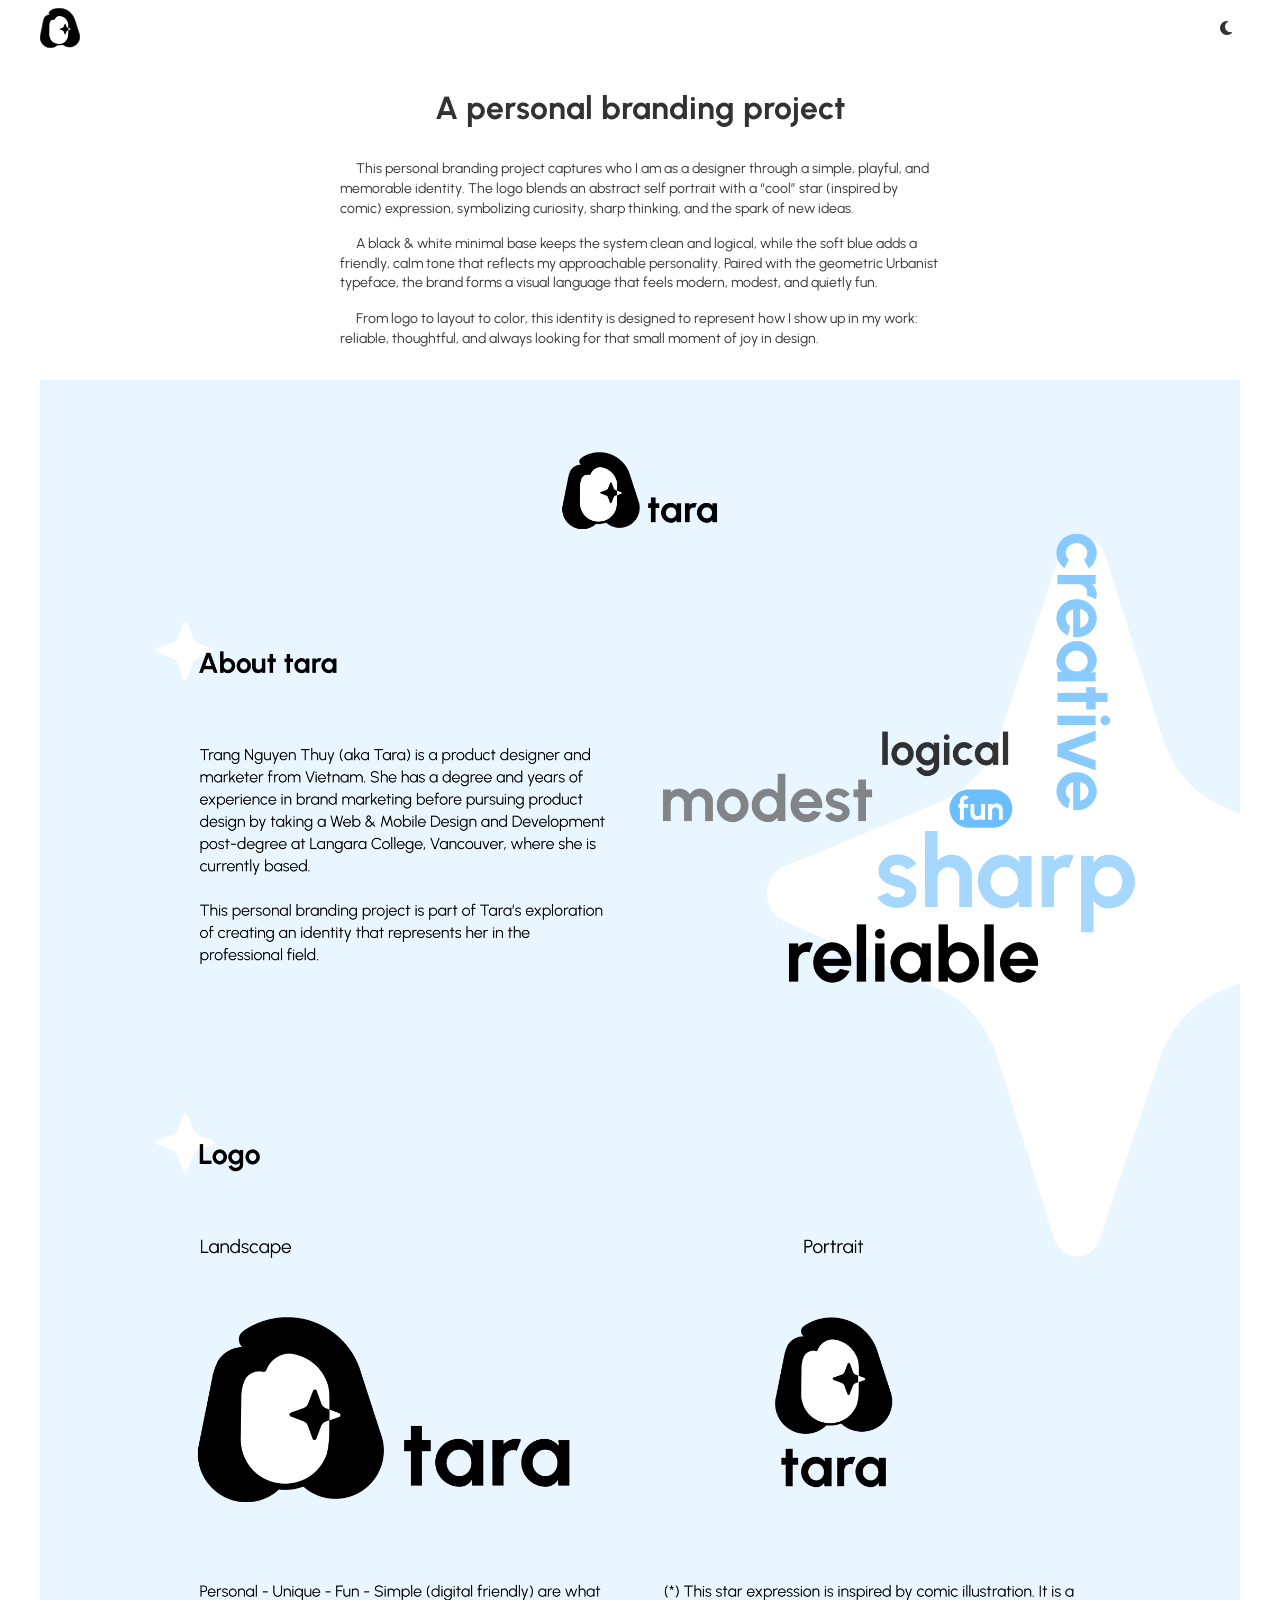
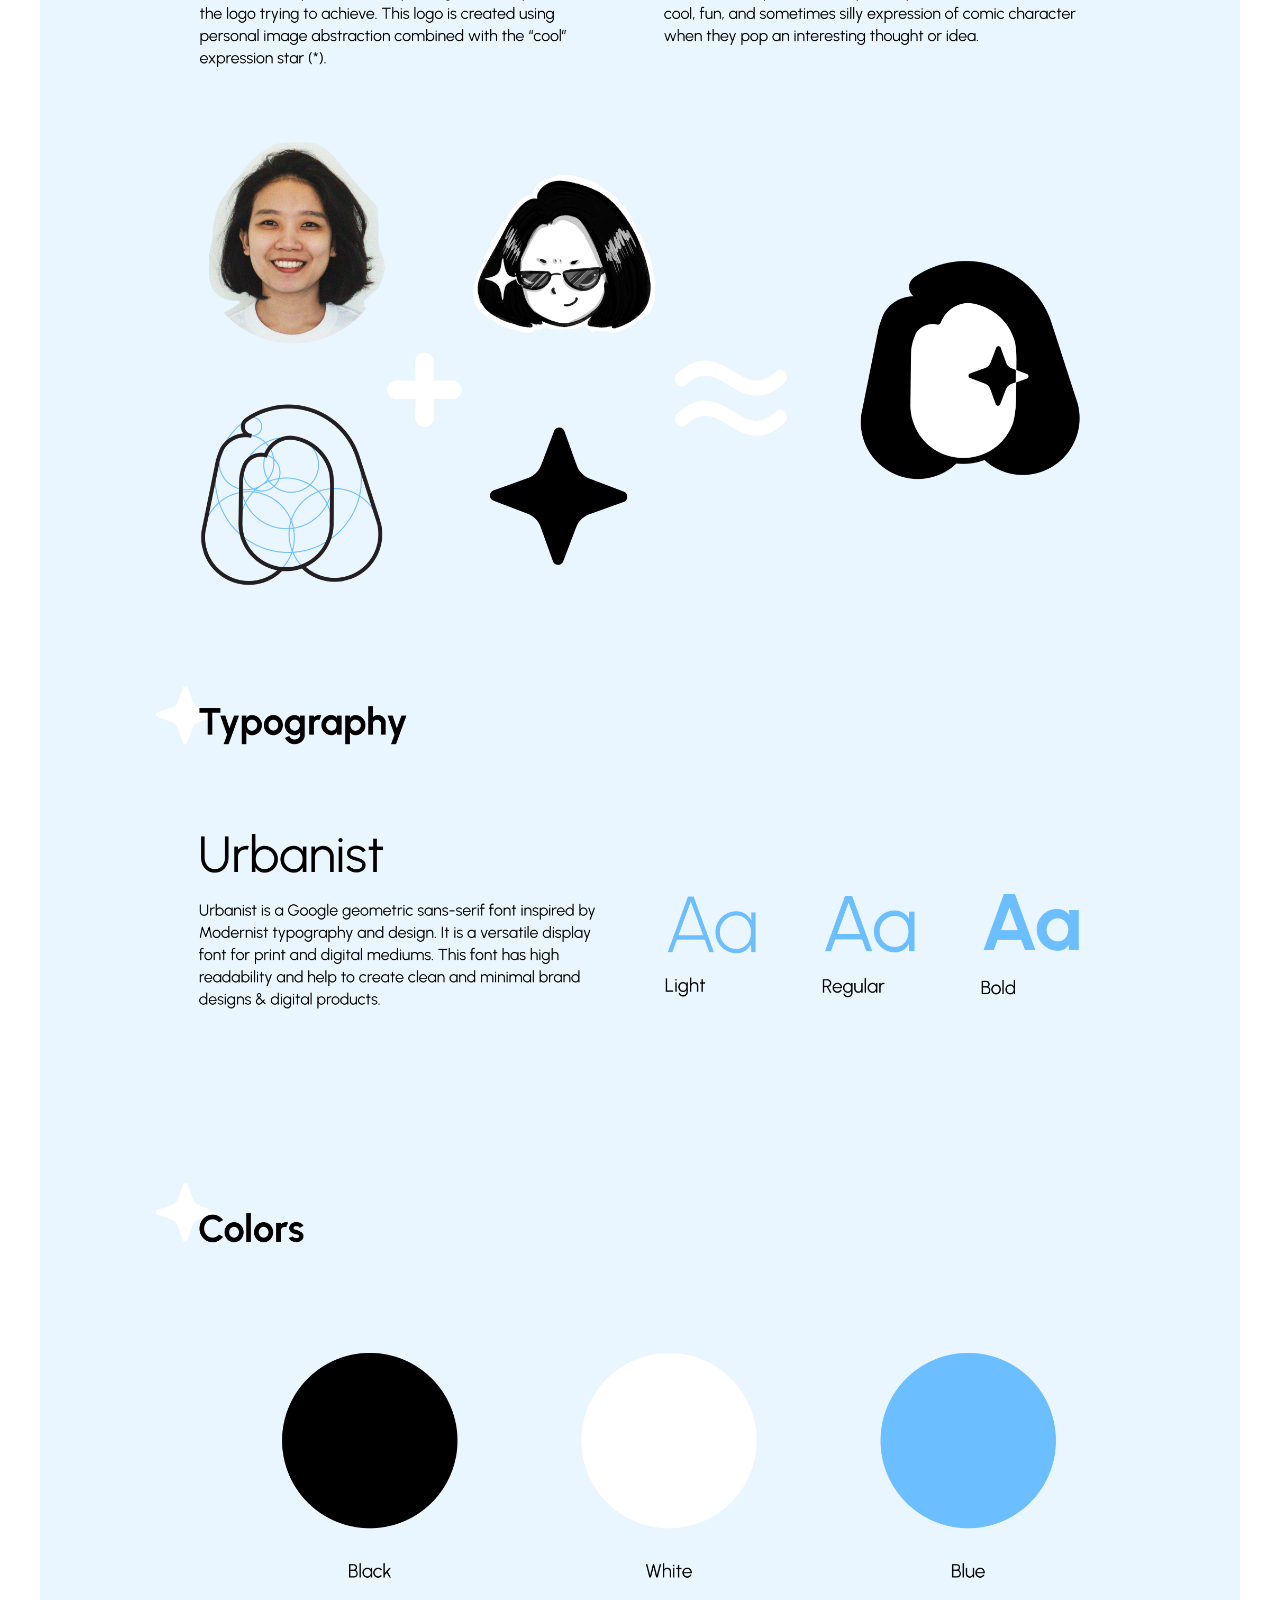
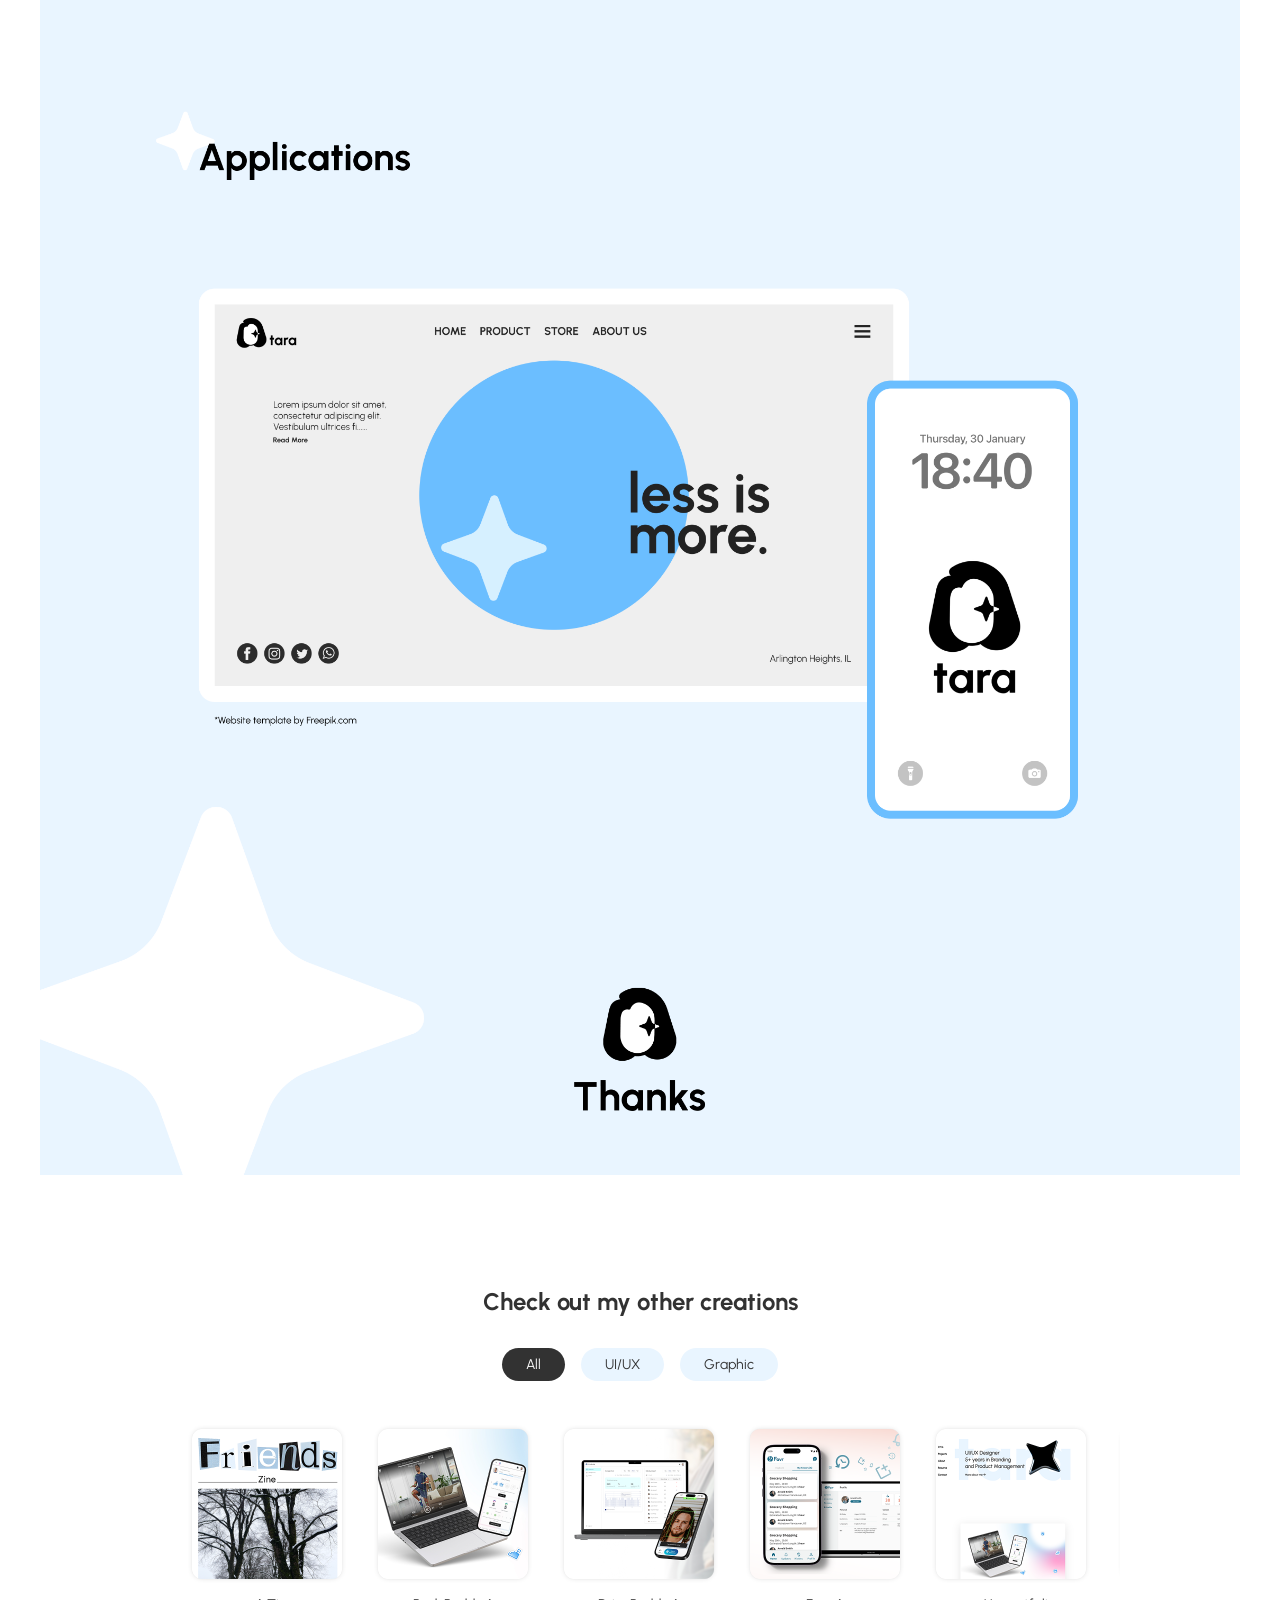
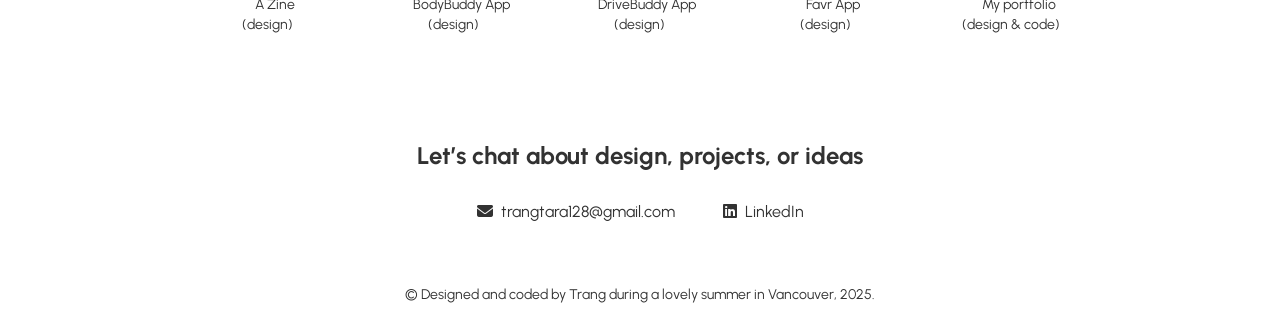
<file: personal-brand.html>
<!DOCTYPE html>
<html lang="en">
  <head>
    <meta charset="UTF-8" />
    <meta name="viewport" content="width=device-width, initial-scale=1.0" />

    <meta name="description" content="Welcome to Tara's personal website portfolio. I am an UI/UX Designer 5+ years in Branding and Project Management">
    <title>Trang Tara</title>
    <link rel="stylesheet" href="./css/personal-brand.css" />
    <script src="./Js/zine.js" defer></script>

    <link rel="preconnect" href="https://fonts.googleapis.com" />
    <link rel="preconnect" href="https://fonts.gstatic.com" crossorigin />
    <link
      href="https://fonts.googleapis.com/css2?family=Nunito:ital,wght@0,200..1000;1,200..1000&family=Urbanist:ital,wght@0,100..900;1,100..900&display=swap"
      rel="stylesheet"
    />
    <link
      rel="stylesheet"
      href="https://cdnjs.cloudflare.com/ajax/libs/font-awesome/6.5.2/css/all.min.css"
      integrity="sha512-SnH5WK+bZxgPHs44uWIX+LLJAJ9/2PkPKZ5QiAj6Ta86w+fsb2TkcmfRyVX3pBnMFcV7oQPJkl9QevSCWr3W6A=="
      crossorigin="anonymous"
      referrerpolicy="no-referrer"
    />
    <link class="favicon" rel="icon" href="./images/favicon-dark.svg" type="image/svg+xml">
  </head>
  <body>
    <header>
      <nav class="header-nav nav" id="nav">
        <div class="header-nav-wrapper">
          <ul>
    
            <li>
              <a href="./index.html">
                <img src="./images/logo.svg" alt="logo" /></a
              >
            </li>
            <li>
              <a onclick=" alert(`Dark mode will be updated soon!`)"  id="darkmode" class="darkmode" href=""> <i class="fa-solid fa-moon"></i></a>
              <a id="lightmode" class="lightmode" href=""><i class="fa-solid fa-sun"></i></a>
            </li>
          </ul>
        </div>
      </nav>
    </header>
    <main>

      <h1>A personal branding project</h1>

      <div class="text-wrapper">
        <p>
          This personal branding project captures who I am as a designer through a simple, playful, and memorable identity. The logo blends an abstract self portrait with a “cool” star (inspired by comic) expression, symbolizing curiosity, sharp thinking, and the spark of new ideas.

        
        </p>

      </div>

      

      <div class="text-wrapper">
        <p>
          A black & white minimal base keeps the system clean and logical, while the soft blue adds a friendly, calm tone that reflects my approachable personality. Paired with the geometric Urbanist typeface, the brand forms a visual language that feels modern, modest, and quietly fun.
        </p>
      </div>


      <div class="text-wrapper">
        <p>

      From logo to layout to color, this identity is designed to represent how I show up in my work: reliable, thoughtful, and always looking for that small moment of joy in design.
        </p>
      </div>


      <div class="img-wrapper">
        <img src="./images/personal_brand.png" alt="zine mock-up">
      </div>



      <section class="experiments">
        <div>
         <h2>Check out my other creations</h2>
        </div>
         <div class="filter-buttons">
           <button class="filter-btn active" data-category="all">All</button>
           <button class="filter-btn" data-category="UI/UX">UI/UX</button>
           <button class="filter-btn" data-category="Graphic">Graphic</button>
         </div>

         
         <div class="shelf-container">
           <div class="shelf-item" data-category="Graphic">
             <a href="./Trang_Nguyen Thuy_zine.pdf" target="_blank"><img src="./images/miniprojects/zine.png" alt="A Zine design"></a>
             <p>A Zine </br> (design)</p>
           </div>



           <div class="shelf-item" data-category="UI/UX">
            <a href="./bodybuddy.html"><img src="./images/bodybuddy_thumbnail.png" alt="BodyBuddy"></a>
            <p>BodyBuddy App </br> (design)</p>
          </div>

             <div class="shelf-item" data-category="UI/UX">
            <a href="./drivebuddy.html"  ><img src="./images/drivebuddy_thumbnail.png" alt="Drive Buddy"></a>
            <p>DriveBuddy App </br> (design)</p>
          </div>

          <div class="shelf-item" data-category="UI/UX">
            <a href="https://yoshan0921.github.io/" target="_blank"><img src="./images/favr_thumbnail.png" alt="My favr app"></a>
            <p>Favr App </br> (design)</p>
          </div>

           <div class="shelf-item" data-category="UI/UX">
             <a href="./portfolio.html"><img src="./images/miniprojects/portfolio.png" alt="My portfolio design and coding"></a>
             <p>My portfolio </br> (design & code)</p>
           </div>

           <div class="shelf-item" data-category="UI/UX">
             <a href="./bodybuddy-website.html" ><img src="./images/miniprojects/bodybuddy.png" alt="BodyBuddy website design"></a>
             <p>BodyBuddy website </br> (design)</p>
           </div>

           <!-- <div class="shelf-item" data-category="Graphic">
             <a href="./portfolio.html" target="_blank"><img src="./images/miniprojects/branding.png" alt="My branding design"></a>
             <p>My branding </br> (design)</p>
           </div> -->

           <div class="shelf-item" data-category="UI/UX">
            <a href="./drivebuddy.html"  ><img src="./images/drivebuddy_thumbnail.png" alt="Drive Buddy"></a>
            <p>DriveBuddy App </br> (design)</p>
          </div>

           <div class="shelf-item" data-category="Graphic">
              <a href="./favr-website.html" ><img src="./images/miniprojects/favr.png" alt="Favr website design"></a>
              <p>Favr logo & web </br> (design)</p>
            </div>
          </div>
         </div>

     </section>


      <section id="contact" class="contact">
        <div class="contact">
          <h2>Let’s chat about design, projects, or ideas</h2>
          <ul>
            <li>
              <a href="mailto:trangtara128@gmail.com" target="_blank"
                ><i class="fa-solid fa-envelope"></i>
                <span>trangtara128@gmail.com</span></a
              >
            </li>
            <li>
              <a href="https://www.linkedin.com/in/trang-tara/"
              target="_blank"  ><i class="fa-brands fa-linkedin"></i> <span>LinkedIn</span></a
              >
            </li>
          
          </ul>
        </div>
      </section>
    </main>
    <footer>
      <p>
        &copy; Designed and coded by Trang during a lovely summer in Vancouver,
        2025.
      </p>
    </footer>
  </body>
</html>
</file>
<file: css/about.css>
html {
  font-family: Urbanist, system-ui, -apple-system, BlinkMacSystemFont, 'Segoe UI', Roboto, Oxygen, Ubuntu, Cantarell, 'Open Sans', 'Helvetica Neue', sans-serif;
  justify-items: center;
  scroll-behavior: smooth;
}


:root {
  --text:  rgb(50, 50, 50);
  --main: rgb(255, 255, 255);
  --accent: rgb(156, 212, 255);
  --accentlight: rgba(233, 245, 255, 1);
}


body {
  padding: 0;
  margin: 0;
  background-color: var(--main);
  color: var(--text);
}

p {
  font-size: 16px;
  line-height: 1.4;
}

main {
  max-width: 1200px;
  padding: 68px 1rem 0 1rem;
  margin: auto;
}


img {
max-width: 100%;
height: auto;
display: block;
}


h2, h3, p {
  margin: 0;
}

li {
  list-style: none;
}

a {
  text-decoration: none;
  color: black;
}

.fa-sun {
    clip: rect(0 0 0 0);
    clip-path: inset(50%);
    height: 1px;
    overflow: hidden;
    position: absolute;
    white-space: nowrap;
    width: 1px;
}

header nav ul {
  padding: 0;
  display: flex;
  flex-flow: row;
  justify-content: space-between;
  align-items: center;
}


.li-menu-icon {
  display: none;
}

.darkmode, .li-menu-icon a {
  padding: .5rem;
}

.header-nav-wrapper{
  /* background-color: #ffffff7a; */
  position: fixed;
  top: 0px;
  left: 0;
  right: 0;
  padding: .5rem 1rem;
  z-index: 100;
 
  /* padding: .2rem .5rem;
  border-radius: 50px; */
}
.header-nav-wrapper ul {
    max-width: 1200px;
    margin: auto;
}

.header-nav li:nth-child(2) span {
  display: none;



.hero h1 {
  font-size: 2rem;
  font-weight: normal;
  line-height: 1.3;
}



p {
  background-color: var(--accentlight);
  padding: .2rem 0.5rem;
  border-radius: 50px;
}

a.view-more {
   background-color: var(--text);
   padding: 8px 16px ;
   display: inline-block;
   width: fit-content;
   border-radius: 50px;
   margin-top: .5rem;
   color: white;
   cursor: pointer;
   text-align: center;
   font-size: 14px;
  box-shadow: rgba(50, 50, 93, 0.25) 0px 50px 100px -20px, rgba(0, 0, 0, 0.3) 0px 30px 60px -30px;
  transition: transform 0.2s ease, box-shadow 0.2s ease, opacity 0.2s ease;
}

a.view-more:hover {
  transform: translateY(-2px);
  box-shadow: rgba(50, 50, 93, 0.35) 0px 60px 120px -20px, rgba(0, 0, 0, 0.4) 0px 40px 70px -30px;
  opacity: 0.95;
}

.contact, footer {
  text-align: center;

}

section.contact {
  padding-top: 5rem;
}

.contact ul {
  display: flex;
  flex-flow: row;
  justify-content: center;
  gap: 3rem;
  margin: 1rem 0 3rem 0;
  padding: 1rem 0;
}



.contact ul li a span{
  padding-left: .25rem;
}

.contact ul li a {
  transition: opacity 0.2s ease, transform 0.2s ease;
}

.contact ul li a:hover {
  opacity: 0.7;
  transform: translateY(-1px);
}

footer {
  padding-bottom: 1rem;
  padding-left: 1rem;
  padding-right: 1rem;
  font-size: .75rem;
}




@media only screen and (max-width: 800px) {

  p {
  font-size: 14px;
}

}

@media only screen and (max-width: 700px) {

  .header-nav-wrapper{
  backdrop-filter: blur(30px);}



.nav-menu {
  top: 0;
  left: 0;
  right: 0;
  padding-top: 58px;
  backdrop-filter: blur(50px);
  width: 100vw;
    z-index: 90;
    transform: translateY(-100%);
    transition: ease-in-out .5s;

} } }

/* additional CSS */

#about-me {
  display: grid;
  grid-template-columns: repeat(2,1fr);
  justify-content: center;
  gap: 3rem;
}

.intro-text {
  padding: 5rem 0 3rem 0;
  display: flex;
  flex-flow: column nowrap;
  gap: 1rem;
}

.questions {
  display: flex;
  flex-flow: column nowrap;
}
.question-wrapper {
 display: flex;
 flex-flow: column nowrap;
 position: relative;
}

.topic{
  display: flex;
  flex-flow: row nowrap;
  justify-content: space-between;
  padding: 1rem .5rem;
  border-top: solid var(--text) 1px;
  cursor: pointer;
  transition: background-color 0.25s ease-in-out, transform 0.25s ease-in-out;
  align-items: center;
}

.topic:hover {
  background-color: var(--accentlight);
  transform: translateX(2px);
}

.answer1, .answer2, .answer3, .answer4 {
  padding: 0 .5rem;
  max-height: 0;
  overflow: hidden;
  opacity: 0;
  transition: max-height 0.4s ease-out, opacity 0.4s ease-out, padding 0.4s ease-out;
}

.on .answer1, .on .answer2, .on .answer3, .on .answer4 {
  max-height: 1000px;
  opacity: 1;
  padding: 1rem .5rem 2rem .5rem;
}

.arrow-icon i {
  transition: transform 0.4s ease-out;
  padding: .5rem;
}
.on .arrow-icon i {
  transform: rotate(-90deg);
}

#about-me span {
  background-color: var(--accentlight);
  padding: 0 .5rem;
  border-radius: 15px;
}



.contact{
  display: flex;
  flex-flow: column nowrap;
justify-content: center;
margin-top: 1rem;
}

.contact h2 {
  text-align: center;
}
.contact ul {
  display: flex;
  flex-flow: row nowrap;
  gap: 3rem;
  justify-content: center;
  padding: 1rem 0;
  margin: 1rem 0 2rem 0;
}
footer {
  text-align: center;
  margin-bottom: 1rem;
}

@media only screen and (max-width: 700px) {
  
#about-me {
  grid-template-columns: 1fr;
}

.intro-text {
  padding: 3rem 0;
}
}
</file>
<file: css/bodybuddy.css>
html {
  font-family: Urbanist, system-ui, -apple-system, BlinkMacSystemFont, 'Segoe UI', Roboto, Oxygen, Ubuntu, Cantarell, 'Open Sans', 'Helvetica Neue', sans-serif;
  justify-items: center;
  scroll-behavior: smooth;
}


:root {
  --text:  rgb(50, 50, 50);
  --main: rgb(255, 255, 255);
  --accent: rgb(156, 212, 255);
  --accentlight: rgba(233, 245, 255, 1);
}


body {
  padding: 0;
  margin: 0;
  background-color: var(--main);
  color: var(--text);
}

p {
  font-size: 14px;
  line-height: 1.4;
}

main {
  max-width: 1200px;
  padding: 68px 1rem 0 1rem;
  margin: auto;
}


img {
max-width: 100%;
height: auto;
display: block;
}


h2, h3, p {
  margin: 0;
}



li {
  list-style: none;
  font-size: 14px;
}

a {
  text-decoration: none;
  color: black;
}

.fa-sun {
    clip: rect(0 0 0 0);
    clip-path: inset(50%);
    height: 1px;
    overflow: hidden;
    position: absolute;
    white-space: nowrap;
    width: 1px;
}

header nav ul {
  padding: 0;
  display: flex;
  flex-flow: row;
  justify-content: space-between;
  align-items: center;
}

.star-spline {
 max-height: 150vh;
margin: auto;
 aspect-ratio: 1 / 1;
   position: absolute;
   top: 50%;
  right: 25%;
  transform: translate(-10%, -50%);
  right: 0;
  width: 50vw;
}

.li-menu-icon {
  display: none;
}

.darkmode, .li-menu-icon a {
  padding: .5rem;
}

.header-nav-wrapper{
  /* background-color: #ffffff7a; */
  position: fixed;
  top: 0px;
  left: 0;
  right: 0;
  padding: .5rem 1rem;
  z-index: 100;
 
  /* padding: .2rem .5rem;
  border-radius: 50px; */
}
.header-nav-wrapper ul {
    max-width: 1700px;
    margin: auto;
}

.header-nav li:nth-child(2) span {
  display: none;
}

.nav-menu{
  position: fixed;
  left: 1rem;
  top: 40%;
}

.nav-menu a {
  color: var(--text);
}

.section-hovered a {
  font-size: 20px;
  color: var(--text)
}

.intro-text {
  position: absolute;
  top: 50%;
  left: 50%;
  transform: translate(-80%, -40%);
}
.nav-menu ul {
  padding: 0;
  margin: 0;
}
.nav-menu li {
  display: flex;
  padding: 0.75rem 0;
  
}

.hover .nav-menu li {
  font-size: 30px;
}

.nav-menu li a:hover {
  /* color: var(--accent); */
  font-size: 16px;
}


.nav-menu li a {
  margin-right: .5rem;
  font-weight: 600;
  transition: ease-in-out .25s;
}
.nav-menu li img {
  width: 1rem;;
  display: none;
  transition: .5s;
}


.hero {
  height: 80vh;
  max-width: 100%;
  overflow: visible;
}

.hero-name {
  margin: 0;
  padding: auto;
  font-size: clamp(2rem, 80vw, 24rem);
  font-weight: 900;
  position: absolute;
  top: 50%;
  left: 50%;
  transform: translate(-50%, -50%);
  color: var(--accentlight);
  /* display: none; */
}

.hero h1 {
  font-size: 2rem;
  font-weight: normal;
  line-height: 1.3;
}


.chips, .tags {
  display: flex;
  flex-flow: row wrap ;
  gap: .5rem;


}


.chips p {
  background-color: var(--accentlight);
  padding: .2rem 0.5rem;
  border-radius: 50px;
}

a.view-more {
   background-color: var(--text);
   padding: 8px 16px ;
   display: inline-block;
   width: fit-content;
   border-radius: 50px;
   margin-top: .5rem;
   color: white;
   cursor: pointer;
   text-align: center;
   font-size: 14px;
    box-shadow: rgba(50, 50, 93, 0.25) 0px 50px 100px -20px, rgba(0, 0, 0, 0.3) 0px 30px 60px -30px;
  transition: transform 0.2s ease, box-shadow 0.2s ease, opacity 0.2s ease;
}

a.view-more:hover {
  transform: translateY(-2px);
  box-shadow: rgba(50, 50, 93, 0.35) 0px 60px 120px -20px, rgba(0, 0, 0, 0.4) 0px 40px 70px -30px;
  opacity: 0.95;
}

.contact, footer {
  text-align: center;

}

section.contact {
  padding-top: 5rem;
}

.contact ul {
  display: flex;
  flex-flow: row;
  justify-content: center;
  gap: 3rem;
  margin: 1rem 0 3rem 0;
  padding: 1rem 0;
}

.contact ul li a span{
  padding-left: .25rem;
}

.contact ul li a {
  transition: opacity 0.2s ease, transform 0.2s ease;
}

.contact ul li a:hover {
  opacity: 0.7;
  transform: translateY(-1px);
}

footer {
  padding-bottom: 1rem;
  padding-left: 1rem;
  padding-right: 1rem;
  font-size: 14px;
}

@media only screen and (max-width: 800px) {

  p, li {
  font-size: 13px;
}

}

@media only screen and (max-width: 700px) {

  .header-nav-wrapper{
  backdrop-filter: blur(30px);}

  .hero-name {
    font-size: 17rem;
  }
   .projects {
    max-width: 100%;
    margin: 1rem;
    
  }

    
.li-menu-icon {
  display: block;
}

.nav-menu {
  top: 0;
  left: 0;
  right: 0;
  padding-top: 58px;
  backdrop-filter: blur(50px);
    z-index: 20;
    transform: translateY(-100%);
    transition: ease-in-out .5s;

}

.menu-active .nav-menu {
  transform: translateY(0%);
}

.nav-menu ul {
  display: grid;
 justify-items: center;
 padding: 1rem 0
}


.nav-menu ul li {
  width: 100%;
  height: 100%;
  display: flex;
  flex-flow: column;
  justify-items: center;
}

.nav-menu ul li a {
  width: 100%;
  height: 100%;
  text-align: center;
  padding: 1.5rem 0 .5rem 0;
}

.hero-name, .star-spline {
  top: 30%;
}
.intro-text {
  top: 60%;
  justify-content: center;
}

.intro-text h1 {
  font-size: 2rem;
}

.intro-text {
  transform: translate(-50%, -40%);
  margin: auto;
}
}

@media only screen and (max-width: 600px) {
  .hero-name {
    font-size: 12rem;
    z-index: 20;
  }
  .star-spline {
    width: 70vw ;
    transform: translateX(4rem);
    transform: translateY(-10rem);
    z-index: 0;
  }
}

/* added css */

/* slides */
* {box-sizing:border-box}

/* Slideshow container */
.slideshow-container {
  max-width: 1000px;
  position: relative;
  margin: auto;
}

/* Hide the images by default */
.mySlides {
  display: none;
}

/* Next & previous buttons */
.prev, .next {
  cursor: pointer;
  position: absolute;
  top: 50%;
  width: auto;
  margin-top: -22px;
  padding: 16px;
  color: white;
  font-weight: bold;
  font-size: 18px;
  transition: background-color 0.3s ease, transform 0.2s ease;
  border-radius: 0 3px 3px 0;
  user-select: none;
}

/* Position the "next button" to the right */
.next {
  right: 0;
  border-radius: 3px 0 0 3px;
}

/* On hover, add a black background color with a little bit see-through */
.prev:hover, .next:hover {
  background-color: rgba(0,0,0,0.7);
  transform: scale(1.05);
}

/* Caption text */
.text {
  color: #f2f2f2;
  font-size: 15px;
  padding: 8px 12px;
  position: absolute;
  bottom: 8px;
  width: 100%;
  text-align: center;
}

/* Number text (1/3 etc) */
.numbertext {
  color: #f2f2f2;
  font-size: 12px;
  padding: 8px 12px;
  position: absolute;
  top: 0;
}

/* The dots/bullets/indicators */
.dot {
  cursor: pointer;
  height: 15px;
  width: 15px;
  margin: 0 2px;
  background-color: #bbb;
  border-radius: 50%;
  display: inline-block;
  transition: background-color 0.6s ease;
}

.active, .dot:hover {
  background-color: #717171;
}

/* Fading animation */
.fade {
  animation-name: fade;
  animation-duration: 1.5s;
}

@keyframes fade {
  from {opacity: .4}
  to {opacity: 1}
}


/* All page */


body {
  max-width: 100%;
  width: 100vw;
}

/* section {
  margin: 3rem 0;
} */

main {
  width: 100vw;
}

h2 {
  text-align: center;
  font-weight: normal;
  margin: 1rem 0;
}

.description {
  margin-top: 3rem;
}

/* Overview section */
#overview {
  display: grid;
  grid-template-columns: repeat(2,1fr);
}

#prototype iframe {
  overflow: hidden;
}

#overview .chips p {
 display: flex;
 justify-items: center;
}

#overview .chips img {
  height: 24px;
  display: inline;
  margin-right: 4px;
}

  #overview {
    display: block;
  }

  .content-overview {
    display: flex;
    flex-flow: column;
    gap: 1rem;
  }

  .content-overview img {
    width: 150px;
    height: auto;
  }

  h1 {
    margin: 1rem 0rem;
  }

  main .project-info {
    margin: 3rem 0;
    max-width: 800px;
    margin: 1rem auto;
  }
  .project-info, .project-info div {
    display: flex;
    flex-flow: column;
    gap: 1rem;
    margin: 1rem 0;
  }
   .project-info .tools-wrapper {
    display: flex;
    flex-flow: row wrap;
    margin: 0;
   }

   .demo-img {
        margin: 3rem 0;
   }

  .project-info .tools img {
    height: 40px;
    width: 40px;
    justify-items: center;

  }

  .tools-wrapper div {
    margin: 0;
  }

  .idea {
    margin: 3rem auto;
    padding: 2rem;
    position: relative;
    color: white;
    /* background: #2D90E0; */
    background: linear-gradient(111deg,rgba(45, 144, 224, 1) 0%, rgb(33, 130, 210) 64%, rgba(136, 197, 247, 1) 100%);
    border-radius: 15px;
    display: flex;
    flex-flow: column;
    gap: 1rem;
    max-width: 500px;
    box-shadow: rgba(17, 12, 46, 0.15) 0px 48px 100px 0px;
  }
  .idea h2 {
    text-align: left;
  }

  .idea img {
    position: absolute;
    top: -40px;
    right: 20px;
    mix-blend-mode: color-dodge;
    width: 100px;
  }

.app-feature {
  margin: 3rem 0;
  display: flex;
  flex-flow: column;
  gap: 1rem;
}

.features {
  display: flex;
  flex-flow: row wrap;
  gap: 2rem;
  justify-content: space-around;
}

.features div {
  padding: 2rem;
  min-width: 300px;
  max-width: 400px;
  /* box-shadow: rgba(0, 0, 0, 0.1) 0px 10px 50px; */
  display: flex;
  flex-flow: column;
  gap: 1rem;

   border: 2px solid transparent;
  border-radius: 15px;
  background:
    linear-gradient(white, white) padding-box,  /* inside */
    linear-gradient(to bottom, #2e90e058, #eb1e9668) border-box; /* border */
  background-clip: padding-box, border-box;
  
}

.features div h3 {
 text-align: center;
 font-size: 24px;
}

.features div img {
  width: 48px;
  align-self: center;
  border-radius: 15px;
}


.iframe-wrapper {
 position: relative;
width: 100%;
height: 0;
padding-bottom: 56.25%;
display: flex;
flex-flow: row;
justify-content: center;
margin: 1rem 0;
}

.iframe-wrapper iframe {
  position: absolute;
      top: 0;
      left: 50;
      width: 100%;
      height: 100%;


max-width: 800px;
max-height: 450px;
border-radius: 15px;
}



.design-workshop-img div {
margin: 3rem 0;
text-align: center;
}

.design-workshop-img img {
  max-height: 400px;
  width: auto;
  margin: auto;
}

.competitor-research span {
 font-weight: bold;
}

table {
  margin: 3rem auto;
  border-spacing: 1rem;
  overflow: hidden;
  max-width: 1000px;
  min-width: 800px;
}



.table-wrapper {
  overflow-x: scroll;
}

td {
 background-color: rgb(245, 245, 245);
 padding: .5rem 1rem;
 border-radius: 15px;
 font-size: 14px;
}

.highlight {
  background-color: var(--accentlight);
}
.nodata {
  background-color: white;
}

.slideshow-container {
  padding-top: 3rem ;
}

.mySlides  img{
   box-shadow: rgba(17, 12, 46, 0.15) 0px 48px 100px 0px;
   border-radius: 15px;
}

.fullscreen-img, .paper-wireframe img, .digital-wireframe img, .ui-kit-img img {
  margin: auto;
    margin-top: 3rem;
  
}

.digital-wireframe ul, .paper-wireframe ul {
  padding-left: 2rem;
  
}

.digital-wireframe li, .paper-wireframe li  {
  list-style-type: disc;
}

.mockup-img img {
  margin: 3rem 0;
}


.iframe-wrapper2 {
 position: relative;
width: 100%;
height: 0;
padding-bottom: 65%;
display: flex;
flex-flow: row;
justify-content: center;
margin: 1rem 0;
}

.iframe-wrapper2 iframe {
  position: absolute;
      top: 0;
      left: 50;
      width: 100%;
      height: 100%;


max-width: 800px;
max-height: 450px;
border-radius: 15px;
}

.prototype {
  display: flex;
  flex-flow: column;
  gap: 1rem;
}

.usuabilitytest img {
  margin-top: 3rem;
  margin-bottom: 3rem;
}

.usability-testing-wrapper {
  justify-items: center;
}


.all-learn, .all-next, .learn-wrapper, .next-wrapper {
  display: flex;
  flex-flow: column;
  gap: .5rem;
}

.all-learn, .all-next {
  gap: 1rem;
}

.thankyou {
  padding-top: 3rem;
text-align: center;}

#contact {
  margin: 0;
  padding: 0;
}

#contact ul {
  margin: 0;
}

  .description {
    max-width: 500px;
    margin: auto;
    margin-top: 6rem;
  }

@media only screen and (min-width: 700px) {
  section {
    padding-left: 5rem;
    padding-right: 5rem;
  }

  .project-info {
    flex-flow: row wrap;
  }

   .nav-menu a {
  color: gray;
}
.section-hovered a {
font-size: 20px;
  color: var(--text)}



}

@media only screen and (min-width: 1000px) {
   .nav-menu a {
  color: gray;
}

   .nav-menu a {
  color: gray;
}
.section-hovered a {
font-size: 20px;
  color: var(--text)}



  .project-info .team-member{
    max-width: 300px;
  }

  .hero-wrapper {
    display: flex;
    flex-flow: row;
    
  }

   section {
    padding-left: 6rem;
    padding-right: 6rem;
  }

  .content-overview {
    flex-basis: 60%;
  }

   .image-overview {
    flex-basis: 40%;
  }

  .demo-img {
    margin: 0;
  }

  .tools-wrapper {
  max-width: 500px;
}

#reflection {
  display: grid;
  grid-template-columns: repeat(2, 1fr);
  gap: 3rem;
}
.thankyou {
  grid-column:  span 2;
}

#prototype h3 {
  text-align: center;
}
}

@media only screen and (min-width: 1200px) {
  main {
    padding: 0;
    padding-top: 3rem;
  }


  section {
    padding-left: 6rem;
    padding-right: 6rem;
  }

  .project-info div {
  flex-basis: 23.5%;
}

.tools-wrapper div {
  flex-basis: 0;
}

.iframe-wrapper {
  padding-bottom: 45%;
}

/* .iframe-wrapper2 {
  padding-bottom: 45%;
} */

.design-workshop-img{
  
  display: flex;
  gap: 5rem;
}

.features {
  display: grid;
  grid-template-columns: repeat(2, 1fr);
  gap: 2rem;
  margin: auto;
}

.project-info {
  padding: 2rem 0;
}

.prototype {
  padding: 3rem 0;
  display: grid;
  grid-template-columns: repeat(2,1fr);
  gap: 3rem;
}

#prototype h3 {
  text-align: left;
}

}

@media only screen and (min-width: 1400px) {
    .nav-menu {
    left: 16px
  }

    section {
    padding-left: 3rem;
    padding-right: 3rem;
  }
}

.experiments h2 {
  font-weight: bold;
}
.contact {
  padding-top: 6rem;
}

.shelf-item p {
  padding: 1rem 0
}

.shelf-container {
  height: 250px;
}
/* 
SHELF
*/


.shelf-container {
  max-width: 776px; 
  height: 250px; 
  margin: auto;
  overflow-x: auto;
  overflow-y: hidden; 
  white-space: nowrap; 
  padding: 1rem 64px 2rem 1px;
border-radius: 10px;

}

.shelf-item {
  display: inline-block; 
  width: 150px;
  height: 150px;
  background-color: #f0f0f0;
  margin-right: 2rem;
  margin-left: .25rem;
  text-align: center;
  line-height: 150px; 
  border-radius: 10px;
  box-sizing: border-box;
  flex-shrink: 0;
  box-shadow: rgba(0, 0, 0, 0.1) 0px 0px 5px 0px, rgba(0, 0, 0, 0.1) 0px 0px 1px 0px;
  transition: transform 0.3s ease, box-shadow 0.3s ease;
}

.shelf-item:hover {
  transform: translateY(-3px);
  box-shadow: rgba(0, 0, 0, 0.15) 0px 5px 15px 0px, rgba(0, 0, 0, 0.15) 0px 2px 5px 0px;
}

.shelf-container {
  max-width: 776px; 
  height: 24s0px; 
  margin: auto;
  overflow-x: auto;
  overflow-y: hidden; 
  white-space: nowrap; 
  padding: 1rem 64px 2rem 1px;
border-radius: 10px;

}

.shelf-item {
  display: inline-block; 
  width: 150px;
  height: 150px;
  background-color: #f0f0f0;
  margin-right: 2rem;
  text-align: center;
  line-height: 150px; 
  border-radius: 10px;
  box-sizing: border-box;
  flex-shrink: 0;
  box-shadow: rgba(0, 0, 0, 0.1) 0px 0px 5px 0px, rgba(0, 0, 0, 0.1) 0px 0px 1px 0px;
  transition: transform 0.3s ease, box-shadow 0.3s ease;
}

.shelf-item:hover {
  transform: translateY(-3px);
  box-shadow: rgba(0, 0, 0, 0.15) 0px 5px 15px 0px, rgba(0, 0, 0, 0.15) 0px 2px 5px 0px;
}


.shelf-item p {
  padding: 1rem 0;
  
}

.shelf-item img:hover {
  cursor: pointer;
}


.experiments {
  margin: auto;
  margin-top: 6rem;
  
}


.experiments h2 {
  text-align: center;
  margin-bottom: 2rem;
}

.filter-buttons {
  display: flex;
  justify-content: center;
  gap: 1rem;
  margin-bottom: 2rem;
  flex-wrap: wrap;
}

.filter-btn {
  background-color: var(--accentlight);
  border: none;
  padding: 0.5rem 1.5rem;
  border-radius: 50px;
  cursor: pointer;
  font-size: 14px;
  font-family: Urbanist, system-ui, -apple-system, BlinkMacSystemFont, 'Segoe UI', Roboto, Oxygen, Ubuntu, Cantarell, 'Open Sans', 'Helvetica Neue', sans-serif;
  color: var(--text);
  transition: background-color 0.2s ease, transform 0.2s ease, box-shadow 0.2s ease;
}

.filter-btn:hover {
  background-color: var(--accent);
  transform: translateY(-1px);
}

.filter-btn.active {
  background-color: var(--text);
  color: white;
}

.filter-btn.active:hover {
  background-color: var(--text);
  opacity: 0.9;
}

.shelf-item {
  transition: opacity 0.3s ease, transform 0.3s ease;
}

.shelf-item.hidden {
  display: none;
}


@media only screen and (max-width: 1300px) {
  .shelf-container {
  width: 70vw; /* takes up 90% of the viewport width */
  max-width: 1200px; /* optional limit for large screens */
  height: 250px;
  margin: auto;
  overflow-x: auto;
  overflow-y: hidden;
  white-space: nowrap;
  padding: 1rem 2rem; /* use relative padding too */
  border-radius: 10px;
}
}

@media only screen and (max-width: 700px) {
   .shelf-container {
  width: 80vw; 
  max-width: 1200px; 
  height: 250px;
  margin: 0 1rem;

  overflow-x: auto;
  overflow-y: hidden;
  white-space: nowrap;
  padding: 1rem 1px; 
  border-radius: 10px;
}




}






.img-wrapper {
  padding: 1rem 0;
}


/* end of shelf */


.view-more {
 animation: pulse 1.5s infinite;
}

@keyframes pulse {
  0% {
    transform: scale(1);
  }
  50% {
    transform: scale(1.1);
  }
  100% {
    transform: scale(1);
  }
}

.flipbook {
  grid-column: span 2;
}

.flipbook h2 {
  padding-bottom: 2rem;
  line-height: 1.5;
}
</file>
<file: css/drivebuddy.css>
html {
  font-family: Urbanist, system-ui, -apple-system, BlinkMacSystemFont, 'Segoe UI', Roboto, Oxygen, Ubuntu, Cantarell, 'Open Sans', 'Helvetica Neue', sans-serif;
  justify-items: center;
  scroll-behavior: smooth;
}


:root {
  --text:  rgb(50, 50, 50);
  --main: rgb(255, 255, 255);
  --accent: rgb(156, 212, 255);
  --accentlight: rgba(233, 245, 255, 1);
}


body {
  padding: 0;
  margin: 0;
  background-color: var(--main);
  color: var(--text);
}

p {
  font-size: 14px;
  line-height: 1.4;
}

main {
  max-width: 1200px;
  padding: 68px 1rem 0 1rem;
  margin: auto;
}


img {
max-width: 100%;
height: auto;
display: block;
}


h2, h3, p {
  margin: 0;
}



li {
  list-style: none;
}

a {
  text-decoration: none;
  color: black;
}

.fa-sun {
    clip: rect(0 0 0 0);
    clip-path: inset(50%);
    height: 1px;
    overflow: hidden;
    position: absolute;
    white-space: nowrap;
    width: 1px;
}

header nav ul {
  padding: 0;
  display: flex;
  flex-flow: row;
  justify-content: space-between;
  align-items: center;
}

.star-spline {
 max-height: 150vh;
margin: auto;
 aspect-ratio: 1 / 1;
   position: absolute;
   top: 50%;
  right: 25%;
  transform: translate(-10%, -50%);
  right: 0;
  width: 50vw;
}

.li-menu-icon {
  display: none;
}

.darkmode, .li-menu-icon a {
  padding: none;
}

.header-nav-wrapper{
  /* background-color: #ffffff7a; */
  position: fixed;
  top: 0px;
  left: 0;
  right: 0;
  padding: .5rem 1rem;
  z-index: 100;
 
  /* padding: .2rem .5rem;
  border-radius: 50px; */
}
.header-nav-wrapper ul {
    max-width: 1700px;
    margin: auto;
}

.header-nav li:nth-child(2) span {
  display: none;
}

.nav-menu{
  position: fixed;
  left: 1rem;
  top: 40%;
}

.nav-menu a {
  color: var(--text);
}

.section-hovered a {
  font-size: 20px;
  color: var(--text)
}

.intro-text {
  position: absolute;
  top: 50%;
  left: 50%;
  transform: translate(-80%, -40%);
}
.nav-menu ul {
  padding: 0;
  margin: 0;
}
.nav-menu li {
  display: flex;
  padding: 0.75rem 0;
  
}

.hover .nav-menu li {
  font-size: 30px;
}

.nav-menu li a:hover {
  /* color: var(--accent); */
  font-size: 16px;
}


.nav-menu li a {
  margin-right: .5rem;
  font-weight: 600;
  transition: ease-in-out .25s;
}
.nav-menu li img {
  width: 1rem;;
  display: none;
  transition: .5s;
}


.hero {
  height: 80vh;
  max-width: 100%;
  overflow: visible;
}

.hero-name {
  margin: 0;
  padding: auto;
  font-size: clamp(2rem, 80vw, 24rem);
  font-weight: 900;
  position: absolute;
  top: 50%;
  left: 50%;
  transform: translate(-50%, -50%);
  color: var(--accentlight);
  /* display: none; */
}

.hero h1 {
  font-size: 2rem;
  font-weight: normal;
  line-height: 1.3;
}


.chips, .tags {
  display: flex;
  flex-flow: row wrap ;
  gap: .5rem;


}


.chips p {
  background-color: var(--accentlight);
  padding: .2rem 0.5rem;
  border-radius: 50px;
}

a.view-more {
   background-color: var(--text);
   padding: 8px 16px ;
   display: inline-block;
   width: fit-content;
   border-radius: 50px;
   margin-top: .5rem;
   color: white;
   cursor: pointer;
   text-align: center;
   font-size: 14px;
    box-shadow: rgba(50, 50, 93, 0.25) 0px 50px 100px -20px, rgba(0, 0, 0, 0.3) 0px 30px 60px -30px;
  transition: transform 0.2s ease, box-shadow 0.2s ease, opacity 0.2s ease;
}

a.view-more:hover {
  transform: translateY(-2px);
  box-shadow: rgba(50, 50, 93, 0.35) 0px 60px 120px -20px, rgba(0, 0, 0, 0.4) 0px 40px 70px -30px;
  opacity: 0.95;
}

.contact, footer {
  text-align: center;

}

section.contact {
  padding-top: 5rem;
}

.contact ul {
  display: flex;
  flex-flow: row;
  justify-content: center;
  gap: 3rem;
  margin: 1rem 0 3rem 0;
  padding: 1rem 0;
}

.contact ul li a span{
  padding-left: .25rem;
}

.contact ul li a {
  transition: opacity 0.2s ease, transform 0.2s ease;
}

.contact ul li a:hover {
  opacity: 0.7;
  transform: translateY(-1px);
}

footer {
  padding-bottom: 1rem;
  padding-left: 1rem;
  padding-right: 1rem;
  font-size: 14px;
}

@media only screen and (max-width: 800px) {

  p, li {
  font-size: 13px;
}

}

@media only screen and (max-width: 700px) {

  .header-nav-wrapper{
  backdrop-filter: blur(30px);}

  .hero-name {
    font-size: 17rem;
  }
   .projects {
    max-width: 100%;
    margin: 1rem;
    
  }

    
.li-menu-icon {
  display: block;
}

.nav-menu {
  top: 0;
  left: 0;
  right: 0;
  padding-top: 58px;
  backdrop-filter: blur(50px);
    z-index: 20;
    transform: translateY(-100%);
    transition: ease-in-out .5s;

}

.menu-active .nav-menu {
  transform: translateY(0%);
}

.nav-menu ul {
  display: grid;
 justify-items: center;
 padding: 1rem 0
}


.nav-menu ul li {
  width: 100%;
  height: 100%;
  display: flex;
  flex-flow: column;
  justify-items: center;
}

.nav-menu ul li a {
  width: 100%;
  height: 100%;
  text-align: center;
  padding: 1.5rem 0 .5rem 0;
}

.hero-name, .star-spline {
  top: 30%;
}
.intro-text {
  top: 60%;
  justify-content: center;
}

.intro-text h1 {
  font-size: 2rem;
}

.intro-text {
  transform: translate(-50%, -40%);
  margin: auto;
}
}

@media only screen and (max-width: 600px) {
  .hero-name {
    font-size: 12rem;
    z-index: 20;
  }
  .star-spline {
    width: 70vw ;
    transform: translateX(4rem);
    transform: translateY(-10rem);
    z-index: 0;
  }
}

/* added css */

/* slides */
* {box-sizing:border-box}

/* Slideshow container */
.slideshow-container {
  max-width: 1000px;
  position: relative;
  margin: auto;
}

/* Hide the images by default */
.mySlides {
  display: none;
}

/* Next & previous buttons */
.prev, .next {
  cursor: pointer;
  position: absolute;
  top: 50%;
  width: auto;
  margin-top: -22px;
  padding: 16px;
  color: white;
  font-weight: bold;
  font-size: 18px;
  transition: background-color 0.3s ease, transform 0.2s ease;
  border-radius: 0 3px 3px 0;
  user-select: none;
}

/* Position the "next button" to the right */
.next {
  right: 0;
  border-radius: 3px 0 0 3px;
}

/* On hover, add a black background color with a little bit see-through */
.prev:hover, .next:hover {
  background-color: rgba(0,0,0,0.7);
  transform: scale(1.05);
}

/* Caption text */
.text {
  color: #f2f2f2;
  font-size: 15px;
  padding: 8px 12px;
  position: absolute;
  bottom: 8px;
  width: 100%;
  text-align: center;
}

/* Number text (1/3 etc) */
.numbertext {
  color: #f2f2f2;
  font-size: 12px;
  padding: 8px 12px;
  position: absolute;
  top: 0;
}

/* The dots/bullets/indicators */
.dot {
  cursor: pointer;
  height: 15px;
  width: 15px;
  margin: 0 2px;
  background-color: #bbb;
  border-radius: 50%;
  display: inline-block;
  transition: background-color 0.6s ease;
}

.active, .dot:hover {
  background-color: #717171;
}

/* Fading animation */
.fade {
  animation-name: fade;
  animation-duration: 1.5s;
}

@keyframes fade {
  from {opacity: .4}
  to {opacity: 1}
}


/* All page */


body {
  max-width: 100%;
  width: 100vw;
}

/* section {
  margin: 3rem 0;
} */

main {
  width: 100vw;
}

h2 {
  text-align: center;
  font-weight: normal;
  margin: 1rem 0;
}

.description {
  margin-top: 3rem;
}

/* Overview section */
#overview {
  display: grid;
  grid-template-columns: repeat(2,1fr);
}

#prototype iframe {
  overflow: hidden;
}

#overview .chips p {
 display: flex;
 justify-items: center;
}

#overview .chips img {
  height: 24px;
  display: inline;
  margin-right: 4px;
}

  #overview {
    display: block;
  }

  .content-overview {
    display: flex;
    flex-flow: column;
    gap: 1rem;
  }

  .content-overview img {
    width: 150px;
    height: auto;
  }

  h1 {
    margin: 1rem 0rem;
  }

  .project-info {
    margin: 3rem 0;
  }
  .project-info, .project-info div {
    display: flex;
    flex-flow: column;
    gap: 1rem;
    margin: 1rem 0;
  }
   .project-info .tools-wrapper {
    display: flex;
    flex-flow: row wrap;
    margin: 0;
   }

   .demo-img {
        margin: 3rem 0;
   }

  .project-info .tools img {
    height: 40px;
    width: 40px;
    justify-items: center;

  }

  .tools-wrapper div {
    margin: 0;
  }

  .idea {
    margin: 3rem auto;
    padding: 2rem;
    position: relative;
    color: white;
    /* background: #2D90E0; */
    background: linear-gradient(111deg,rgba(45, 144, 224, 1) 0%, rgb(33, 130, 210) 64%, rgba(136, 197, 247, 1) 100%);
    border-radius: 15px;
    display: flex;
    flex-flow: column;
    gap: 1rem;
    max-width: 500px;
    box-shadow: rgba(17, 12, 46, 0.15) 0px 48px 100px 0px;
  }
  .idea h2 {
    text-align: left;
  }

  .idea img {
    position: absolute;
    top: -40px;
    right: 20px;
    mix-blend-mode: color-dodge;
    width: 100px;
  }

.app-feature {
  margin: 3rem 0;
  display: flex;
  flex-flow: column wrap;
  gap: 1rem;
}

.features {
  display: flex;
  flex-flow: row wrap;
  gap: 2rem;
  justify-content: space-around;
}

.features div {
  padding: 1rem;
  min-width: 100px;
  max-width: 300px;
  /* box-shadow: rgba(0, 0, 0, 0.1) 0px 10px 50px; */
  display: flex;
  flex-flow: column;
  gap: 1rem;
  
}

.features div h3 {
 text-align: center;
 font-size: 24px;
}

.features div img {
  width: 48px;
  align-self: center;
}


.iframe-wrapper {
 position: relative;
width: 100%;
height: 0;
padding-bottom: 56.25%;
display: flex;
flex-flow: row;
justify-content: center;
margin: 1rem 0;
}

.iframe-wrapper iframe {
  position: absolute;
      top: 0;
      left: 50;
      width: 100%;
      height: 100%;


max-width: 800px;
max-height: 450px;
border-radius: 15px;
}



.design-workshop-img div {
margin: 3rem 0;
text-align: center;
}

.design-workshop-img img {
  max-height: 400px;
  width: auto;
  margin: auto;
}

.competitor-research span {
 font-weight: bold;
}

table {
  margin: 3rem auto;
  border-spacing: 1rem;
  overflow: hidden;
  max-width: 1000px;
  min-width: 800px;
}



.table-wrapper {
  overflow-x: scroll;
}

td {
 background-color: rgb(245, 245, 245);
 padding: .5rem 1rem;
 border-radius: 15px;
 font-size: 14px;
}

.highlight {
  background-color: var(--accentlight);
}
.nodata {
  background-color: white;
}

.slideshow-container {
  padding-top: 3rem ;
}

.mySlides  img{
   box-shadow: rgba(17, 12, 46, 0.15) 0px 48px 100px 0px;
   border-radius: 15px;
}

.fullscreen-img, .paper-wireframe img, .digital-wireframe img, .ui-kit-img img {
  margin: auto;
    margin-top: 3rem;
  
}

.digital-wireframe ul, .paper-wireframe ul {
  padding-left: 2rem;
  
}

.digital-wireframe li, .paper-wireframe li  {
  list-style-type: disc;
}

.mockup-img img {
  margin: 3rem 0;
}


.iframe-wrapper2 {
 position: relative;
width: 100%;
height: 0;
padding-bottom: 65%;
display: flex;
flex-flow: row;
justify-content: center;
margin: 1rem 0;
}

.iframe-wrapper2 iframe {
  position: absolute;
      top: 0;
      left: 50;
      width: 100%;
      height: 100%;


max-width: 800px;
max-height: 450px;
border-radius: 15px;
}

.prototype {
  display: flex;
  flex-flow: column;
  gap: 1rem;
}

.usuabilitytest img {
  margin-top: 3rem;
  margin-bottom: 3rem;
}

.usability-testing-wrapper {
  justify-items: center;
}


.all-learn, .all-next, .learn-wrapper, .next-wrapper {
  display: flex;
  flex-flow: column;
  gap: .5rem;
}

.all-learn, .all-next {
  gap: 1rem;
}

.thankyou {
  padding-top: 3rem;
text-align: center;}

#contact {
  margin: 0;
  padding: 0;
}

#contact ul {
  margin: 0;
}

  .description {
    max-width: 500px;
    margin: auto;
    margin-top: 6rem;
  }

@media only screen and (min-width: 700px) {
  section {
    padding-left: 5rem;
    padding-right: 5rem;
  }

  .project-info {
    flex-flow: row wrap;
  }

   .nav-menu a {
  color: gray;
}
.section-hovered a {
font-size: 20px;
  color: var(--text)}



}

@media only screen and (min-width: 1000px) {
   .nav-menu a {
  color: gray;
}

   .nav-menu a {
  color: gray;
}
.section-hovered a {
font-size: 20px;
  color: var(--text)}



  .project-info .team-member{
    max-width: 300px;
  }

  .hero-wrapper {
    display: flex;
    flex-flow: row;
    
  }

   section {
    padding-left: 6rem;
    padding-right: 6rem;
  }

  .content-overview {
    flex-basis: 60%;
  }

   .image-overview {
    flex-basis: 40%;
  }

  .demo-img {
    margin: 0;
  }

  .tools-wrapper {
  max-width: 500px;
}

#reflection {
  display: grid;
  grid-template-columns: repeat(2, 1fr);
  gap: 3rem;
}
.thankyou {
  grid-column:  span 2;
}

#prototype h3 {
  text-align: center;
}

.mockup-img, .usuabilitytest{
  margin: 2rem auto;
  display: grid;
  grid-template-columns: repeat(2, 1fr);
  gap: 2rem;
}
.logo-design-wrapper {
  padding-top: 2rem;
display: grid;
grid-template-columns: repeat(2, 1fr);
gap: 2rem;
}
}

@media only screen and (min-width: 1200px) {
  main {
    padding: 0;
    padding-top: 3rem;
  }


  section {
    padding-left: 6rem;
    padding-right: 6rem;
  }

  .project-info div {
  flex-basis: 23.5%;
}

.tools-wrapper div {
  flex-basis: 0;
}

.iframe-wrapper {
  padding-bottom: 45%;
}

/* .iframe-wrapper2 {
  padding-bottom: 45%;
} */

.design-workshop-img{
  
  display: flex;
  gap: 5rem;
}

.features {
  display: grid;
  grid-template-columns: repeat(3, 1fr);
  gap: 0rem;
  margin: 1rem auto;
}

.project-info {
  padding: 2rem 0;
  max-width: 800px;
  margin: auto;
}

.prototype {
  padding: 3rem 0;
  display: grid;
  grid-template-columns: repeat(2,1fr);
  gap: 3rem;
}

#prototype h3 {
  text-align: left;
}

}

@media only screen and (min-width: 1400px) {
    .nav-menu {
    left: 16px
  }

    section {
    padding-left: 3rem;
    padding-right: 3rem;
  }
}

.experiments h2 {
  font-weight: bold;
}
.contact {
  padding-top: 6rem;
}

.shelf-item p {
  padding: 1rem 0
}

.shelf-container {
  height: 250px;
}
/* 
SHELF
*/


.shelf-container {
  max-width: 776px; 
  height: 250px; 
  margin: auto;
  overflow-x: auto;
  overflow-y: hidden; 
  white-space: nowrap; 
  padding: 1rem 64px 2rem 1px;
border-radius: 10px;

}

.shelf-item {
  display: inline-block; 
  width: 150px;
  height: 150px;
  background-color: #f0f0f0;
  margin-right: 2rem;
  margin-left: .25rem;
  text-align: center;
  line-height: 150px; 
  border-radius: 10px;
  box-sizing: border-box;
  flex-shrink: 0;
  box-shadow: rgba(0, 0, 0, 0.1) 0px 0px 5px 0px, rgba(0, 0, 0, 0.1) 0px 0px 1px 0px;
  transition: transform 0.3s ease, box-shadow 0.3s ease;
}

.shelf-item:hover {
  transform: translateY(-3px);
  box-shadow: rgba(0, 0, 0, 0.15) 0px 5px 15px 0px, rgba(0, 0, 0, 0.15) 0px 2px 5px 0px;
}

.shelf-container {
  max-width: 776px; 
  height: 24s0px; 
  margin: auto;
  overflow-x: auto;
  overflow-y: hidden; 
  white-space: nowrap; 
  padding: 1rem 64px 2rem 1px;
border-radius: 10px;

}

.shelf-item {
  display: inline-block; 
  width: 150px;
  height: 150px;
  background-color: #f0f0f0;
  margin-right: 2rem;
  text-align: center;
  line-height: 150px; 
  border-radius: 10px;
  box-sizing: border-box;
  flex-shrink: 0;
  box-shadow: rgba(0, 0, 0, 0.1) 0px 0px 5px 0px, rgba(0, 0, 0, 0.1) 0px 0px 1px 0px;
  transition: transform 0.3s ease, box-shadow 0.3s ease;
}

.shelf-item:hover {
  transform: translateY(-3px);
  box-shadow: rgba(0, 0, 0, 0.15) 0px 5px 15px 0px, rgba(0, 0, 0, 0.15) 0px 2px 5px 0px;
}


.shelf-item p {
  padding: 1rem 0;
  
}

.shelf-item img:hover {
  cursor: pointer;
}


.experiments {
  margin: auto;
  margin-top: 6rem;
  
}


.experiments h2 {
  text-align: center;
  margin-bottom: 2rem;
}

.filter-buttons {
  display: flex;
  justify-content: center;
  gap: 1rem;
  margin-bottom: 2rem;
  flex-wrap: wrap;
}

.filter-btn {
  background-color: var(--accentlight);
  border: none;
  padding: 0.5rem 1.5rem;
  border-radius: 50px;
  cursor: pointer;
  font-size: 14px;
  font-family: Urbanist, system-ui, -apple-system, BlinkMacSystemFont, 'Segoe UI', Roboto, Oxygen, Ubuntu, Cantarell, 'Open Sans', 'Helvetica Neue', sans-serif;
  color: var(--text);
  transition: background-color 0.2s ease, transform 0.2s ease, box-shadow 0.2s ease;
}

.filter-btn:hover {
  background-color: var(--accent);
  transform: translateY(-1px);
}

.filter-btn.active {
  background-color: var(--text);
  color: white;
}

.filter-btn.active:hover {
  background-color: var(--text);
  opacity: 0.9;
}

.shelf-item {
  transition: opacity 0.3s ease, transform 0.3s ease;
}

.shelf-item.hidden {
  display: none;
}


@media only screen and (max-width: 1300px) {
  .shelf-container {
  width: 70vw; /* takes up 90% of the viewport width */
  max-width: 1200px; /* optional limit for large screens */
  height: 250px;
  margin: auto;
  overflow-x: auto;
  overflow-y: hidden;
  white-space: nowrap;
  padding: 1rem 2rem; /* use relative padding too */
  border-radius: 10px;
}
}

@media only screen and (max-width: 700px) {
   .shelf-container {
  width: 80vw; 
  max-width: 1200px; 
  height: 250px;
  margin: 0 1rem;

  overflow-x: auto;
  overflow-y: hidden;
  white-space: nowrap;
  padding: 1rem 1px; 
  border-radius: 10px;
}




}






.img-wrapper {
  padding: 1rem 0;
}


/* end of shelf */


.view-more {
 animation: pulse 1.5s infinite;
}

@keyframes pulse {
  0% {
    transform: scale(1);
  }
  50% {
    transform: scale(1.1);
  }
  100% {
    transform: scale(1);
  }
}

.flipbook {
  grid-column: span 2;
}

.flipbook h2 {
  padding-bottom: 2rem;
  line-height: 1.5;
}



.questions {
  display: flex;
  flex-flow: column nowrap;
}
.question-wrapper {
 display: flex;
 flex-flow: column nowrap;
 position: relative;
}

.topic{
  display: flex;
  flex-flow: row nowrap;
  justify-content: space-between;
  padding: 1rem .5rem;
  border-top: solid var(--text) 1px;
  cursor: pointer;
  transition: background-color 0.25s ease-in-out, transform 0.25s ease-in-out;
  align-items: center;
}

.topic:hover {
  background-color: var(--accentlight);
  transform: translateX(2px);
}

.answer1, .answer2, .answer3, .answer4 {
  padding: 0 .5rem;
  max-height: 0;
  overflow: hidden;
  opacity: 0;
  transition: max-height 0.4s ease-out, opacity 0.4s ease-out, padding 0.4s ease-out;
}

.on .answer1, .on .answer2, .on .answer3, .on .answer4 {
  max-height: 1000px;
  opacity: 1;
  padding: 1rem .5rem 2rem .5rem;
}

.arrow-icon i {
  transition: transform 0.4s ease-out;
  padding: .5rem;
}
.on .arrow-icon i {
  transform: rotate(-90deg);
}

#about-me span {
  background-color: var(--accentlight);
  padding: 0 .5rem;
  border-radius: 15px;
}

.problem img {
  max-width: 600px;
  width: 100%;
  margin: auto;
}

.questions {
  max-width: 500px;
  margin: auto;
  margin-top: 3rem;
}

.questions li {
  list-style: disc;
  padding: .25rem 0;
}

.slideshow-container img {
  max-width: 800px;
  width: 100%;
  margin: auto;
}

.competitor-research img {
  max-width: 800px;
    width: 100%;
  margin: 1rem auto;
}

#ideate .user-flow-img-wrap img {
  width: 100%;
  max-width: 800px;
  margin: 2rem auto;
}

#ideate  .digital-wireframe .img-wrapper {
  display: grid;
  grid-template-columns: repeat(3,1fr);
}

#ideate .ui-kit-img img, .final-presentation img {
  max-width: 800px;
  width: 100%;
  margin: 2rem auto;
}



.logo-design-wrapper img {
  max-width: 400px;
  width: 100%;
  margin: 2rem auto;
}


.mockup-img img {
  margin: 0 auto;
  align-content: center;
}
.usuabilitytest {
  margin: 0;
}

.usuabilitytest img {
  margin: auto;
margin-top: 80px;
border-radius: 15px;
max-width: 600px;
width: 100%;
}
</file>
<file: css/personal-brand.css>
@import url('https://fonts.googleapis.com/css2?family=Dancing+Script:wght@400..700&display=swap');



html {
  font-family: Urbanist, system-ui, -apple-system, BlinkMacSystemFont, 'Segoe UI', Roboto, Oxygen, Ubuntu, Cantarell, 'Open Sans', 'Helvetica Neue', sans-serif;
  justify-items: center;
  scroll-behavior: smooth;
}

:root {
  --text:  rgb(50, 50, 50);
  --main: rgb(255, 255, 255);
  --accent: rgb(156, 212, 255);
  --accentlight: rgba(233, 245, 255, 1);
}

body {
  padding: 0;
  margin: 0;
  background-color: var(--main);
  color: var(--text);
}

p {
  font-size: 14px;
  line-height: 1.4;
}

main {
  max-width: 1200px;
  padding: 68px 1rem 0 1rem;
  margin: auto;
}


img {
max-width: 100%;
height: auto;
display: block;
}


h2, h3, p {
  margin: 0;
}

li {
  list-style: none;
}

a {
  text-decoration: none;
  color: var(--text);
}

.fa-sun {
    clip: rect(0 0 0 0);
    clip-path: inset(50%);
    height: 1px;
    overflow: hidden;
    position: absolute;
    white-space: nowrap;
    width: 1px;
}

header nav ul {
  padding: 0;
  display: flex;
  flex-flow: row;
  justify-content: space-between;
  align-items: center;
}

.star-spline {
 max-height: 150vh;
margin: auto;
 aspect-ratio: 1 / 1;
   position: absolute;
   top: 50%;
  right: 25%;
  transform: translate(-10%, -50%);
  right: 0;
  width: 50vw;
}

.intro-text a span{
  padding-right: .25rem;
  font-size: 16px; 
  transition: padding 0.2s ease, font-size 0.2s ease;
}

.intro-text a:hover span {
  padding-right: 1rem;
  font-size: 17px;
}

.li-menu-icon {
  display: none;
}

.darkmode, .li-menu-icon a {
  padding: .5rem;
}

.header-nav-wrapper{
  /* background-color: #ffffff7a; */
  position: fixed;
  top: 0px;
  left: 0;
  right: 0;
  padding: .5rem 1rem;
  z-index: 100;
 
  /* padding: .2rem .5rem;
  border-radius: 50px; */
}
.header-nav-wrapper ul {
    max-width: 1200px;
    margin: auto;
}

.header-nav li:nth-child(2) span {
  display: none;
}

.nav-menu{
  position: fixed;
  top: 40%;
}

/* .nav-menu a {
  color: gray;
}

.section-hovered a {
  font-size: 20px;
  color: var(--text)
} */


.intro-text {
  position: absolute;
  top: 50%;
  left: 50%;
  transform: translate(-80%, -40%);
}
.nav-menu ul {
  padding: 0;
  margin: 0;
}
.nav-menu li {
  display: flex;
  padding: 0.75rem 0;
  
}

.nav-menu ul li a:hover {
  /* color: var(--accent); */
  font-size: 1.25rem;
  color: var(--text);
}


.nav-menu li a {
  margin-right: .5rem;
  font-weight: 600;
  transition: ease-in-out .25s;
}
.nav-menu li img {
  width: 1rem;;
  display: none;
  transition: .5s;
}


.hero {
  height: 80vh;
  max-width: 100%;
  overflow: visible;
}

.hero-name {
  font-family: "Dancing Script", system-ui, Urbanist, -apple-system, BlinkMacSystemFont, 'Segoe UI', Roboto, Oxygen, Ubuntu, Cantarell, 'Open Sans', 'Helvetica Neue', sans-serif;
  margin: 0;
  padding: auto;
  font-size: clamp(2rem, 80vw, 30rem);
  font-weight: 700;
  position: absolute;
  top: 35%;
  left: 50%;
  transform: translate(-50%, -50%);
  color: var(--accentlight);
  /* display: none; */
}

.hero h1 {
  font-size: 2rem;
  font-weight: normal;
  line-height: 1.3;
}

.projects {
  display: flex;
  flex-direction: column;
  align-items: center;
  gap: 6rem;
  /* align-self: stretch; */
  margin: auto;
  max-width: 70%;
  margin: auto;
  padding-top: 4rem;
}

.project-card {
  /* border: 1px solid rgba(78, 78, 78, 0.137); */
  border-radius: 10px;
  overflow: hidden;
  box-shadow: rgba(0, 0, 0, 0.1) 0px 10px 50px;
  transition: transform 0.3s ease, box-shadow 0.3s ease;
}

.project-card:hover {
  transform: translateY(-4px);
  box-shadow: rgba(0, 0, 0, 0.15) 0px 15px 60px;
}
.project-description {
  padding: 2rem;
  display: flex;
  flex-flow: column;
  gap: 1rem;
}
.chips, .tags {

  display: flex;
  flex-flow: row wrap ;
  gap: .5rem;


}


.chips p {
  background-color: var(--accentlight);
  padding: .2rem 0.5rem;
  border-radius: 50px;
}

a.view-more {
   background-color: var(--text);
   padding: 8px 16px ;
   display: inline-block;
   width: fit-content;
   border-radius: 50px;
   margin-top: .5rem;
   color: white;
   cursor: pointer;
   text-align: center;
   font-size: 14px;
  box-shadow: rgba(50, 50, 93, 0.25) 0px 50px 100px -20px, rgba(0, 0, 0, 0.3) 0px 30px 60px -30px;
  transition: transform 0.2s ease, box-shadow 0.2s ease, opacity 0.2s ease;
}

a.view-more:hover {
  transform: translateY(-2px);
  box-shadow: rgba(50, 50, 93, 0.35) 0px 60px 120px -20px, rgba(0, 0, 0, 0.4) 0px 40px 70px -30px;
  opacity: 0.95;
}

.contact, footer {
  text-align: center;

}

section.contact {
  padding-top: 6rem;
}

.contact ul {
  display: flex;
  flex-flow: row;
  justify-content: center;
  gap: 3rem;
  margin: 1rem 0 3rem 0;
  padding: 1rem 0;
}

.contact ul li a span{
  padding-left: .25rem;
}

.contact ul li a {
  transition: opacity 0.2s ease, transform 0.2s ease;
}

.contact ul li a:hover {
  opacity: 0.7;
  transform: translateY(-1px);
}

footer {
  padding-bottom: 1rem;
  padding-left: 1rem;
  padding-right: 1rem;
  font-size: 14px;
}

@media only screen and (max-width: 800px) {

  p {
  font-size: 13px;
}
  .hero-name {
    font-size: 18rem;
  }
 .projects {
    max-width: 80%;
 
    
  }
  .tags p{
   display: block;
  }


  
}

@media only screen and (max-width: 700px) {



    
.li-menu-icon {
  display: block;
}

.nav-menu {
  top: 0;
  left: 0;
  right: 0;
  padding-top: 58px;
  backdrop-filter: blur(50px);
  width: 100vw;
    z-index: 90;
    transform: translateY(-100%);
    transition: ease-in-out .5s;

}

.menu-active .nav-menu {
  transform: translateY(0%);
}

.nav-menu ul {
  display: grid;
 justify-items: center;
 padding: 1rem 0
}

.nav-menu ul li {
  width: 100%;
  height: 100%;
  display: flex;
  flex-flow: column;
  justify-items: center;
}

.nav-menu ul li a {
  width: 100%;
  height: 100%;
  text-align: center;
  padding: 1.5rem 0 .5rem 0;
}

.hero-name, .star-spline {
  top: 30%;
}
.intro-text {
  top: 60%;
  justify-content: center;
}

.intro-text h1 {
  font-size: 2rem;
}



.intro-text {
  transform: translate(-50%, -40%);
  margin: auto;
}
}

@media only screen and (max-width: 600px) {
  .hero-name {
    font-size: 12rem;
    z-index: 20;
  }
  .star-spline {
    width: 70vw ;
    transform: translateX(4rem);
    transform: translateY(-10rem);
    z-index: 0;
  }
}




@media only screen and (min-width: 1300px) {
  
  main .img-wrapper {
    padding: 3rem 0;
  }
/* shelf */

.shelf-container {
  max-width: 776px; 
  height: 200px; 
  margin: auto;
  overflow-x: auto;
  overflow-y: hidden; 
  white-space: nowrap; 
  padding: 1rem 64px 2rem 1px;
border-radius: 10px;

}

.shelf-item {
  display: inline-block; 
  width: 150px;
  height: 150px;
  background-color: #f0f0f0;
  margin-right: 2rem;
  margin-left: .25rem;
  text-align: center;
  line-height: 150px; 
  border-radius: 10px;
  box-sizing: border-box;
  flex-shrink: 0;
  box-shadow: rgba(0, 0, 0, 0.1) 0px 0px 5px 0px, rgba(0, 0, 0, 0.1) 0px 0px 1px 0px;
  transition: transform 0.3s ease, box-shadow 0.3s ease;
}

.shelf-item:hover {
  transform: translateY(-3px);
  box-shadow: rgba(0, 0, 0, 0.15) 0px 5px 15px 0px, rgba(0, 0, 0, 0.15) 0px 2px 5px 0px;
}

}


/* shelf */

.shelf-container {
  max-width: 776px; 
  height: 200px; 
  margin: auto;
  overflow-x: auto;
  overflow-y: hidden; 
  white-space: nowrap; 
  padding: 1rem 64px 2rem 1px;
border-radius: 10px;

}

.shelf-item {
  display: inline-block; 
  width: 150px;
  height: 150px;
  background-color: #f0f0f0;
  margin-right: 2rem;
  text-align: center;
  line-height: 150px; 
  border-radius: 10px;
  box-sizing: border-box;
  flex-shrink: 0;
  box-shadow: rgba(0, 0, 0, 0.1) 0px 0px 5px 0px, rgba(0, 0, 0, 0.1) 0px 0px 1px 0px;
  transition: transform 0.3s ease, box-shadow 0.3s ease;
}

.shelf-item:hover {
  transform: translateY(-3px);
  box-shadow: rgba(0, 0, 0, 0.15) 0px 5px 15px 0px, rgba(0, 0, 0, 0.15) 0px 2px 5px 0px;
}


.shelf-item p {
  padding: 1rem 0;
  
}

.shelf-item img:hover {
  cursor: pointer;
}

/* end of shelf */

.experiments {
  margin: auto;
  margin-top: 6rem;
  
}


.experiments h2 {
  text-align: center;
  margin-bottom: 2rem;
}

.filter-buttons {
  display: flex;
  justify-content: center;
  gap: 1rem;
  margin-bottom: 2rem;
  flex-wrap: wrap;
}

.filter-btn {
  background-color: var(--accentlight);
  border: none;
  padding: 0.5rem 1.5rem;
  border-radius: 50px;
  cursor: pointer;
  font-size: 14px;
  font-family: Urbanist, system-ui, -apple-system, BlinkMacSystemFont, 'Segoe UI', Roboto, Oxygen, Ubuntu, Cantarell, 'Open Sans', 'Helvetica Neue', sans-serif;
  color: var(--text);
  transition: background-color 0.2s ease, transform 0.2s ease, box-shadow 0.2s ease;
}

.filter-btn:hover {
  background-color: var(--accent);
  transform: translateY(-1px);
}

.filter-btn.active {
  background-color: var(--text);
  color: white;
}

.filter-btn.active:hover {
  background-color: var(--text);
  opacity: 0.9;
}

.shelf-item {
  transition: opacity 0.3s ease, transform 0.3s ease;
}

.shelf-item.hidden {
  display: none;
}


@media only screen and (max-width: 1300px) {
  .shelf-container {
  width: 70vw; /* takes up 90% of the viewport width */
  max-width: 1200px; /* optional limit for large screens */
  height: 200px;
  margin: auto;
  overflow-x: auto;
  overflow-y: hidden;
  white-space: nowrap;
  padding: 1rem 2rem; /* use relative padding too */
  border-radius: 10px;
}
}

@media only screen and (max-width: 700px) {
   .shelf-container {
  width: 80vw; 
  max-width: 1200px; 
  height: 200px;
  margin: 0 1rem;

  overflow-x: auto;
  overflow-y: hidden;
  white-space: nowrap;
  padding: 1rem 1px; 
  border-radius: 10px;
}




}




h1 {
  text-align: center;
  margin-bottom: 2rem;
}

main p {
  text-align: left;
  max-width: 600px;
  margin: 1rem auto;
  text-indent: 1rem;
  
}

footer p, .shelf-container p {
  text-align: center;
  margin-top: 0;
  margin-bottom: 0;
 
}

.img-wrapper {
  padding: 1rem 0;
}


.zine-pages {
  display: flex;
  flex-flow: row wrap;
  margin: 1rem;
  justify-content: center;
  gap: 1rem;
}
.zine-page {
  flex-basis: fill;
  max-width: 227px;
  box-shadow:  rgba(0, 0, 0, 0.1) 0px 10px 50px;
}
</file>
